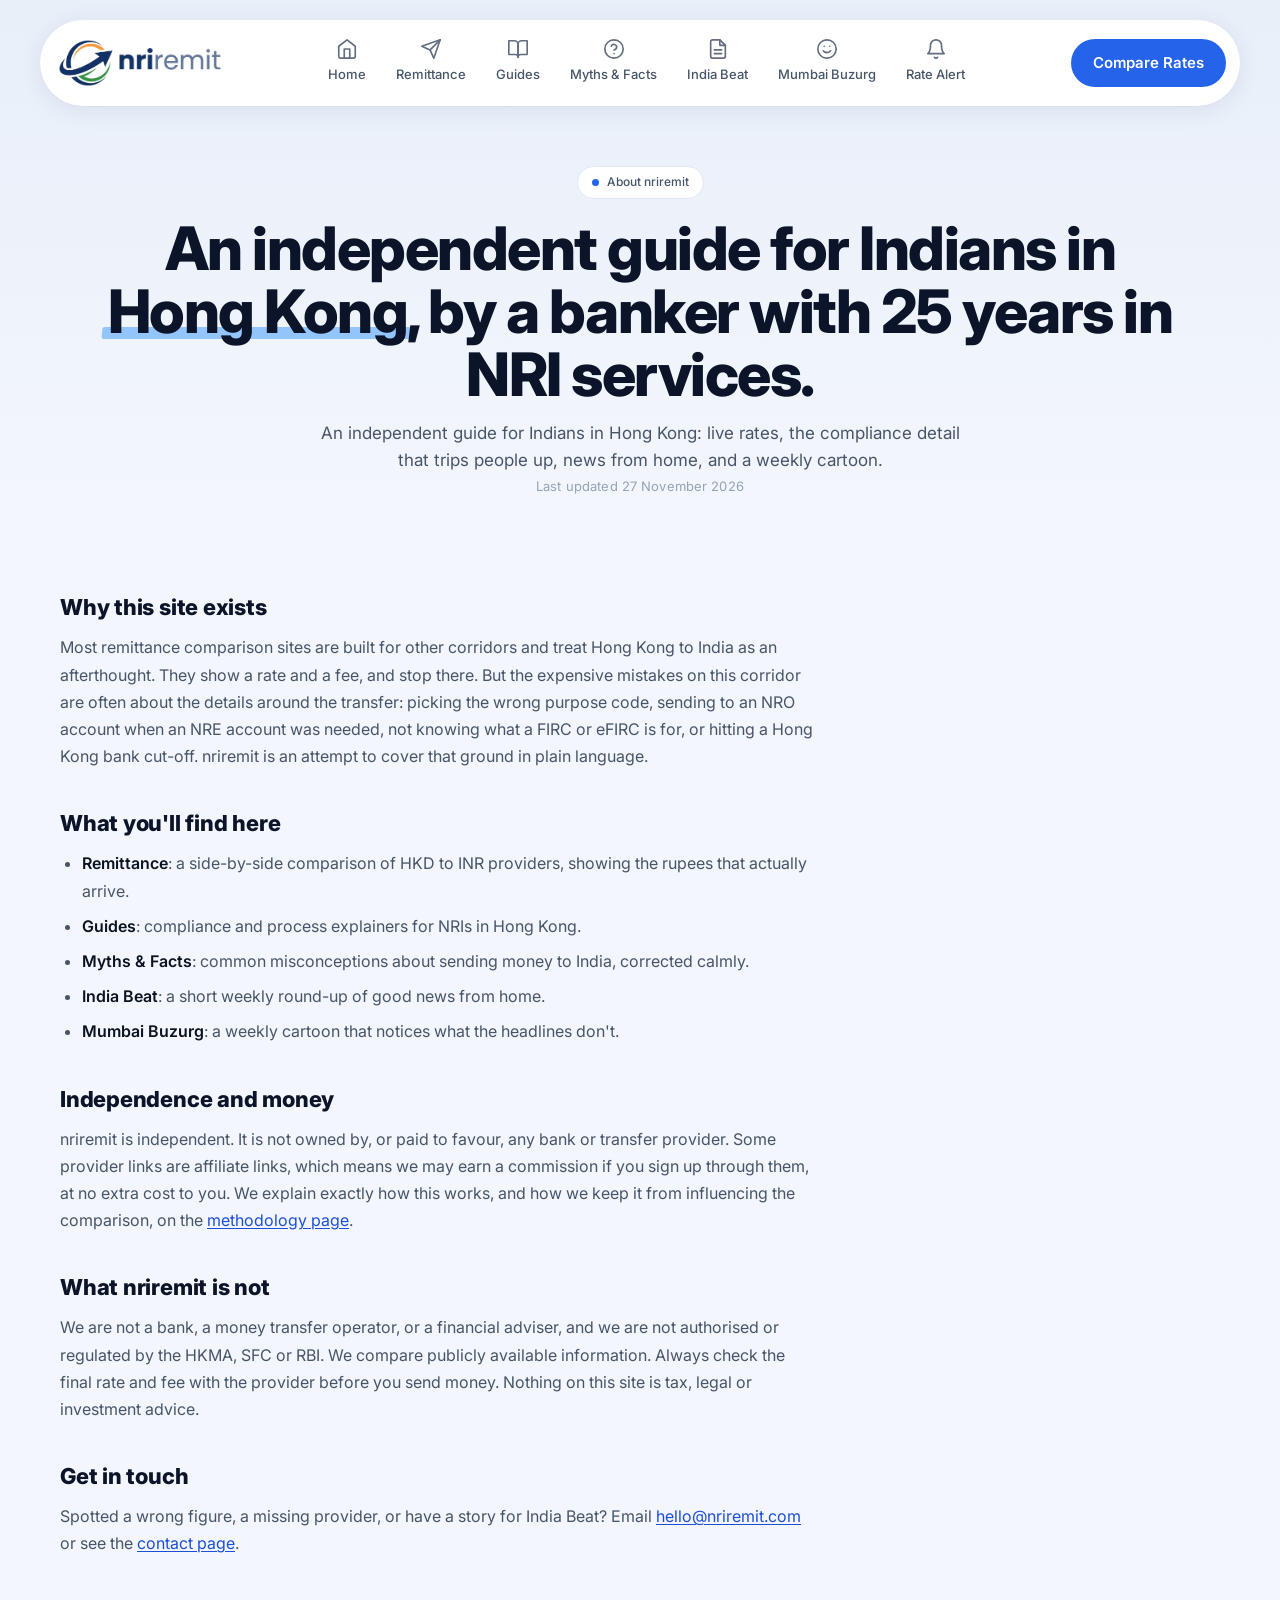
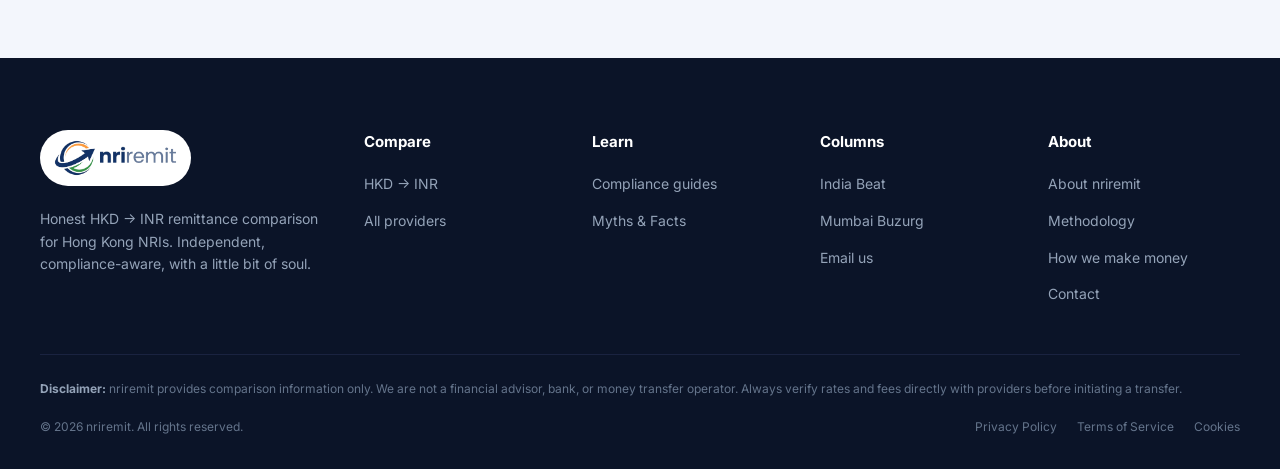
<file: about.html>
<!doctype html>
<html lang="en">
<head>
<meta charset="utf-8">
<meta name="viewport" content="width=device-width, initial-scale=1">
<title>About — nriremit</title>
<meta name="description" content="About nriremit: an independent HKD to INR remittance guide for Indians in Hong Kong.">
<link rel="preconnect" href="https://fonts.googleapis.com">
<link rel="preconnect" href="https://fonts.gstatic.com" crossorigin>
<link href="https://fonts.googleapis.com/css2?family=Inter:wght@400;500;600;700;800;900&family=Caveat:wght@500;700&display=swap" rel="stylesheet">
<link rel="stylesheet" href="assets/site.css">
<link rel="canonical" href="https://nriremit.com/about.html">
  <link rel="icon" href="/favicon.ico" sizes="any">
  <link rel="icon" type="image/png" sizes="32x32" href="/assets/favicon-32.png">
  <link rel="apple-touch-icon" href="/assets/apple-touch-icon.png">
<script src="assets/analytics.js" defer></script>
</head>
<body>

<div class="nav-wrap">
  <nav class="main">
    <a class="logo-link" href="index.html"><img class="logo-img" src="assets/logo.png" alt="nriremit"></a>
    <div class="nav-items">
      <a href="index.html"><svg class="ni" viewBox="0 0 24 24" width="22" height="22" fill="none" stroke="currentColor" stroke-width="1.8" stroke-linecap="round" stroke-linejoin="round" aria-hidden="true"><path d="M3 9l9-7 9 7v11a2 2 0 0 1-2 2H5a2 2 0 0 1-2-2z"/><polyline points="9 22 9 12 15 12 15 22"/></svg><span>Home</span></a>
      <a href="remittance.html"><svg class="ni" viewBox="0 0 24 24" width="22" height="22" fill="none" stroke="currentColor" stroke-width="1.8" stroke-linecap="round" stroke-linejoin="round" aria-hidden="true"><line x1="22" y1="2" x2="11" y2="13"/><polygon points="22 2 15 22 11 13 2 9 22 2"/></svg><span>Remittance</span></a>
      <a href="guides.html"><svg class="ni" viewBox="0 0 24 24" width="22" height="22" fill="none" stroke="currentColor" stroke-width="1.8" stroke-linecap="round" stroke-linejoin="round" aria-hidden="true"><path d="M2 3h6a4 4 0 0 1 4 4v14a3 3 0 0 0-3-3H2z"/><path d="M22 3h-6a4 4 0 0 0-4 4v14a3 3 0 0 1 3-3h7z"/></svg><span>Guides</span></a>
      <a href="myths.html"><svg class="ni" viewBox="0 0 24 24" width="22" height="22" fill="none" stroke="currentColor" stroke-width="1.8" stroke-linecap="round" stroke-linejoin="round" aria-hidden="true"><circle cx="12" cy="12" r="10"/><path d="M9.09 9a3 3 0 0 1 5.83 1c0 2-3 3-3 3"/><line x1="12" y1="17" x2="12.01" y2="17"/></svg><span>Myths &amp; Facts</span></a>
      <a href="india-beat.html"><svg class="ni" viewBox="0 0 24 24" width="22" height="22" fill="none" stroke="currentColor" stroke-width="1.8" stroke-linecap="round" stroke-linejoin="round" aria-hidden="true"><path d="M14 2H6a2 2 0 0 0-2 2v16a2 2 0 0 0 2 2h12a2 2 0 0 0 2-2V8z"/><polyline points="14 2 14 8 20 8"/><line x1="16" y1="13" x2="8" y2="13"/><line x1="16" y1="17" x2="8" y2="17"/></svg><span>India Beat</span></a>
      <a href="mumbai-buzurg.html"><svg class="ni" viewBox="0 0 24 24" width="22" height="22" fill="none" stroke="currentColor" stroke-width="1.8" stroke-linecap="round" stroke-linejoin="round" aria-hidden="true"><circle cx="12" cy="12" r="10"/><path d="M8 14s1.5 2 4 2 4-2 4-2"/><line x1="9" y1="9" x2="9.01" y2="9"/><line x1="15" y1="9" x2="15.01" y2="9"/></svg><span>Mumbai Buzurg</span></a>
    <a href="alerts.html"><svg class="ni" viewBox="0 0 24 24" width="22" height="22" fill="none" stroke="currentColor" stroke-width="1.8" stroke-linecap="round" stroke-linejoin="round" aria-hidden="true"><path d="M18 8a6 6 0 0 0-12 0c0 7-3 9-3 9h18s-3-2-3-9"/><path d="M13.7 21a2 2 0 0 1-3.4 0"/></svg><span>Rate Alert</span></a>
    </div>
    <a href="remittance.html" class="cta-pill">Compare Rates</a>
  </nav>
</div>

<div class="wrap">

<div class="page-head">
  <div class="eyebrow">About nriremit</div>
  <h1>An independent guide for Indians in <span class="accent">Hong Kong</span>, by a banker with 25 years in NRI services.</h1>
  <p class="sub">An independent guide for Indians in Hong Kong: live rates, the compliance detail that trips people up, news from home, and a weekly cartoon.</p>
  <p class="updated">Last updated 27 November 2026</p>
</div>

<div class="legal">
  <h2>Why this site exists</h2>
  <p>Most remittance comparison sites are built for other corridors and treat Hong Kong to India as an afterthought. They show a rate and a fee, and stop there. But the expensive mistakes on this corridor are often about the details around the transfer: picking the wrong purpose code, sending to an NRO account when an NRE account was needed, not knowing what a FIRC or eFIRC is for, or hitting a Hong Kong bank cut-off. nriremit is an attempt to cover that ground in plain language.</p>

  <h2>What you'll find here</h2>
  <ul>
    <li><strong>Remittance</strong>: a side-by-side comparison of HKD to INR providers, showing the rupees that actually arrive.</li>
    <li><strong>Guides</strong>: compliance and process explainers for NRIs in Hong Kong.</li>
    <li><strong>Myths &amp; Facts</strong>: common misconceptions about sending money to India, corrected calmly.</li>
    <li><strong>India Beat</strong>: a short weekly round-up of good news from home.</li>
    <li><strong>Mumbai Buzurg</strong>: a weekly cartoon that notices what the headlines don't.</li>
  </ul>

  <h2>Independence and money</h2>
  <p>nriremit is independent. It is not owned by, or paid to favour, any bank or transfer provider. Some provider links are affiliate links, which means we may earn a commission if you sign up through them, at no extra cost to you. We explain exactly how this works, and how we keep it from influencing the comparison, on the <a href="methodology.html#money">methodology page</a>.</p>

  <h2>What nriremit is not</h2>
  <p>We are not a bank, a money transfer operator, or a financial adviser, and we are not authorised or regulated by the HKMA, SFC or RBI. We compare publicly available information. Always check the final rate and fee with the provider before you send money. Nothing on this site is tax, legal or investment advice.</p>

  <h2>Get in touch</h2>
  <p>Spotted a wrong figure, a missing provider, or have a story for India Beat? Email <a href="mailto:hello@nriremit.com">hello@nriremit.com</a> or see the <a href="contact.html">contact page</a>.</p>
</div>

</div>

<footer class="site">
  <div class="inner">
    <div class="brand">
      <div class="footer-logo"><img src="assets/logo.png" alt="nriremit"></div>
      <p>Honest HKD → INR remittance comparison for Hong Kong NRIs. Independent, compliance-aware, with a little bit of soul.</p>
    </div>
    <div><h5>Compare</h5><ul><li><a href="remittance.html">HKD → INR</a></li><li><a href="remittance.html">All providers</a></li></ul></div>
    <div><h5>Learn</h5><ul><li><a href="guides.html">Compliance guides</a></li><li><a href="myths.html">Myths &amp; Facts</a></li></ul></div>
    <div><h5>Columns</h5><ul><li><a href="india-beat.html">India Beat</a></li><li><a href="mumbai-buzurg.html">Mumbai Buzurg</a></li><li><a href="mailto:hello@nriremit.com">Email us</a></li></ul></div>
    <div><h5>About</h5><ul><li><a href="about.html">About nriremit</a></li><li><a href="methodology.html">Methodology</a></li><li><a href="methodology.html#money">How we make money</a></li><li><a href="contact.html">Contact</a></li></ul></div>
  </div>
  <div class="disclaim"><strong>Disclaimer:</strong> nriremit provides comparison information only. We are not a financial advisor, bank, or money transfer operator. Always verify rates and fees directly with providers before initiating a transfer.</div>
  <div class="copyright"><span>© 2026 nriremit. All rights reserved.</span><div class="links"><a href="privacy.html">Privacy Policy</a><a href="terms.html">Terms of Service</a><a href="privacy.html#cookies">Cookies</a></div></div>
</footer>

<script src="assets/midrate.js"></script>
</body>
</html>
</file>
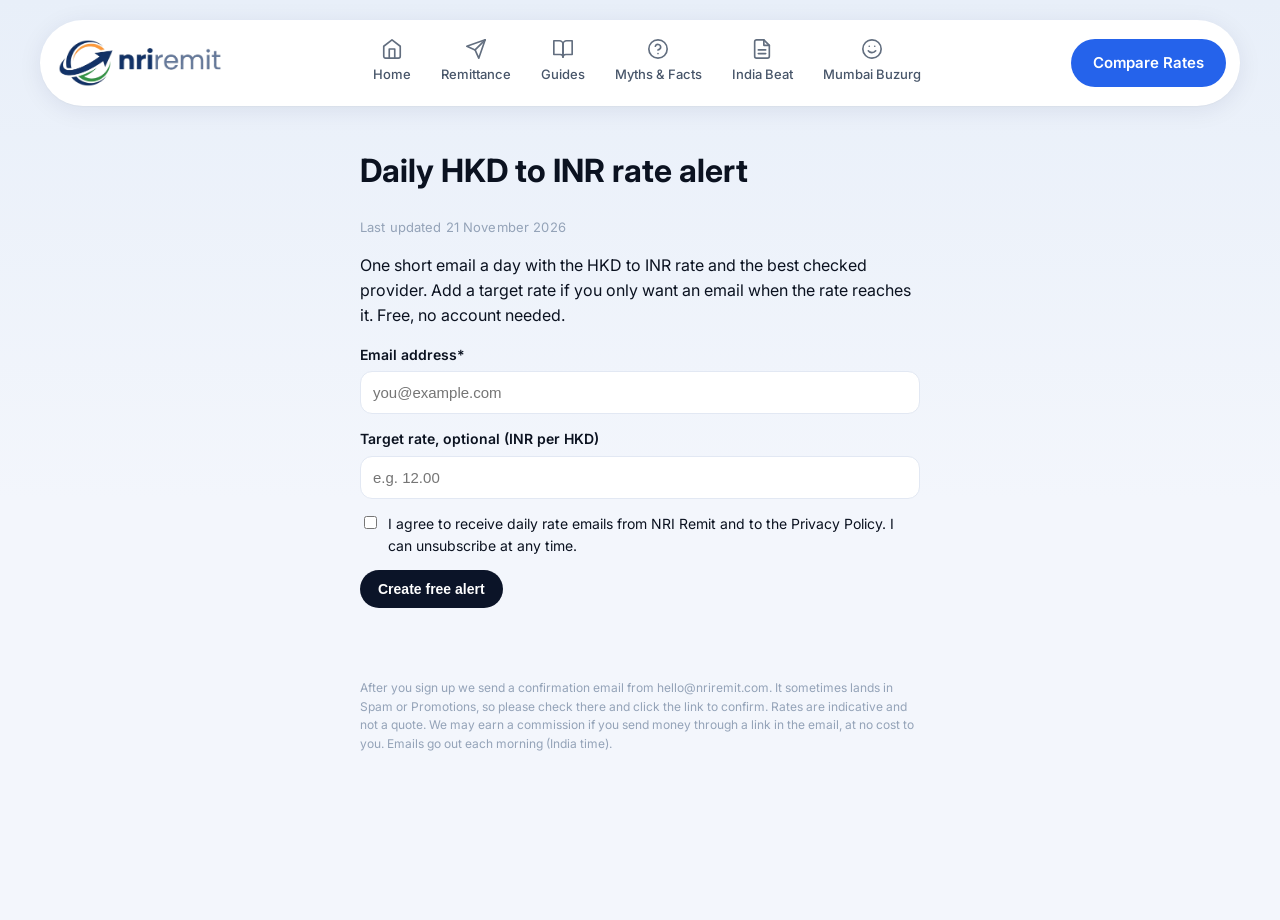
<file: alerts.html>
<!doctype html>
<html lang="en">
<head>
<meta name='impact-site-verification' value='52deca5e-8316-482c-a110-9d76ed55c53f'>
<meta charset="utf-8">
<meta name="viewport" content="width=device-width, initial-scale=1">
<title>Daily HKD to INR rate alert | NRI Remit</title>
<meta name="description" content="Get a free daily HKD to INR rate email, or only when the rate reaches your target.">
<link rel="preconnect" href="https://fonts.googleapis.com">
<link rel="preconnect" href="https://fonts.gstatic.com" crossorigin>
<link href="https://fonts.googleapis.com/css2?family=Inter:wght@400;500;600;700;800;900&family=Caveat:wght@500;700&display=swap" rel="stylesheet">
<link rel="stylesheet" href="assets/site.css">
<link rel="canonical" href="https://nriremit.com/alerts.html">
  <link rel="icon" href="/favicon.ico" sizes="any">
  <link rel="icon" type="image/png" sizes="32x32" href="/assets/favicon-32.png">
  <link rel="apple-touch-icon" href="/assets/apple-touch-icon.png">
<script src="assets/analytics.js" defer></script>
</head>
<body>

<div class="nav-wrap">
  <nav class="main">
    <a class="logo-link" href="index.html"><img class="logo-img" src="assets/logo.png" alt="nriremit"></a>
    <div class="nav-items">
      <a href="index.html" ><svg class="ni" viewBox="0 0 24 24" width="22" height="22" fill="none" stroke="currentColor" stroke-width="1.8" stroke-linecap="round" stroke-linejoin="round" aria-hidden="true"><path d="M3 9l9-7 9 7v11a2 2 0 0 1-2 2H5a2 2 0 0 1-2-2z"/><polyline points="9 22 9 12 15 12 15 22"/></svg><span>Home</span></a>
      <a href="remittance.html"><svg class="ni" viewBox="0 0 24 24" width="22" height="22" fill="none" stroke="currentColor" stroke-width="1.8" stroke-linecap="round" stroke-linejoin="round" aria-hidden="true"><line x1="22" y1="2" x2="11" y2="13"/><polygon points="22 2 15 22 11 13 2 9 22 2"/></svg><span>Remittance</span></a>
      <a href="guides.html"><svg class="ni" viewBox="0 0 24 24" width="22" height="22" fill="none" stroke="currentColor" stroke-width="1.8" stroke-linecap="round" stroke-linejoin="round" aria-hidden="true"><path d="M2 3h6a4 4 0 0 1 4 4v14a3 3 0 0 0-3-3H2z"/><path d="M22 3h-6a4 4 0 0 0-4 4v14a3 3 0 0 1 3-3h7z"/></svg><span>Guides</span></a>
      <a href="myths.html"><svg class="ni" viewBox="0 0 24 24" width="22" height="22" fill="none" stroke="currentColor" stroke-width="1.8" stroke-linecap="round" stroke-linejoin="round" aria-hidden="true"><circle cx="12" cy="12" r="10"/><path d="M9.09 9a3 3 0 0 1 5.83 1c0 2-3 3-3 3"/><line x1="12" y1="17" x2="12.01" y2="17"/></svg><span>Myths &amp; Facts</span></a>
      <a href="india-beat.html"><svg class="ni" viewBox="0 0 24 24" width="22" height="22" fill="none" stroke="currentColor" stroke-width="1.8" stroke-linecap="round" stroke-linejoin="round" aria-hidden="true"><path d="M14 2H6a2 2 0 0 0-2 2v16a2 2 0 0 0 2 2h12a2 2 0 0 0 2-2V8z"/><polyline points="14 2 14 8 20 8"/><line x1="16" y1="13" x2="8" y2="13"/><line x1="16" y1="17" x2="8" y2="17"/></svg><span>India Beat</span></a>
      <a href="mumbai-buzurg.html"><svg class="ni" viewBox="0 0 24 24" width="22" height="22" fill="none" stroke="currentColor" stroke-width="1.8" stroke-linecap="round" stroke-linejoin="round" aria-hidden="true"><circle cx="12" cy="12" r="10"/><path d="M8 14s1.5 2 4 2 4-2 4-2"/><line x1="9" y1="9" x2="9.01" y2="9"/><line x1="15" y1="9" x2="15.01" y2="9"/></svg><span>Mumbai Buzurg</span></a>
    </div>
    <a href="remittance.html" class="cta-pill">Compare Rates</a>
  </nav>
</div>

<div class="wrap">
<main class="alert-page">
  <h1>Daily HKD to INR rate alert</h1>
  <p class="updated">Last updated 21 November 2026</p>
  <p>One short email a day with the HKD to INR rate and the best checked provider. Add a target rate if you only want an email when the rate reaches it. Free, no account needed.</p>
  <form id="alertForm" class="alert-form" method="POST" novalidate>
    <label>Email address*<input type="email" name="EMAIL" required placeholder="you@example.com" autocomplete="email"></label>
    <label>Target rate, optional (INR per HKD)<input type="number" name="TARGET_RATE" step="0.01" min="5" max="20" placeholder="e.g. 12.00"></label>
    <label class="consent"><input type="checkbox" name="consent" required> <span>I agree to receive daily rate emails from NRI Remit and to the <a href="privacy.html">Privacy Policy</a>. I can unsubscribe at any time.</span></label>
    <input type="text" name="email_address_check" value="" class="hp" tabindex="-1" autocomplete="off" aria-hidden="true">
    <input type="hidden" name="locale" value="en">
    <button type="submit" class="go-btn">Create free alert</button>
    <p id="alertMsg" class="alert-msg" role="status"></p>
  </form>
  <p class="alert-fine">After you sign up we send a confirmation email from hello@nriremit.com. It sometimes lands in Spam or Promotions, so please check there and click the link to confirm. Rates are indicative and not a quote. We may earn a commission if you send money through a link in the email, at no cost to you. Emails go out each morning (India time).</p>
</main>
</div>
<script>
// Paste the Brevo form action URL here (Forms > your form > Share > Direct link / embed code "action").
const BREVO_FORM_URL = "https://c5bd23a6.sibforms.com/serve/[base64]";
const f = document.getElementById("alertForm"), msg = document.getElementById("alertMsg");
if (!BREVO_FORM_URL) { f.querySelector("button").disabled = true; msg.textContent = "Alerts open soon."; }
f.addEventListener("submit", async e => {
  e.preventDefault();
  if (f.email_address_check.value) return;
  if (!f.EMAIL.checkValidity() || !f.consent.checked) { msg.textContent = "Please enter a valid email and tick the consent box."; return; }
  msg.textContent = "Sending…";
  try {
    await fetch(BREVO_FORM_URL, { method: "POST", mode: "no-cors", body: new FormData(f) });
    msg.textContent = "Almost done: check your inbox and confirm your email to start the alerts. If it is not there in a few minutes, check your Spam or Promotions folder.";
    f.reset();
  } catch (err) { msg.textContent = "Something went wrong. Please try again."; }
});
</script>
</body>
</html>
</file>
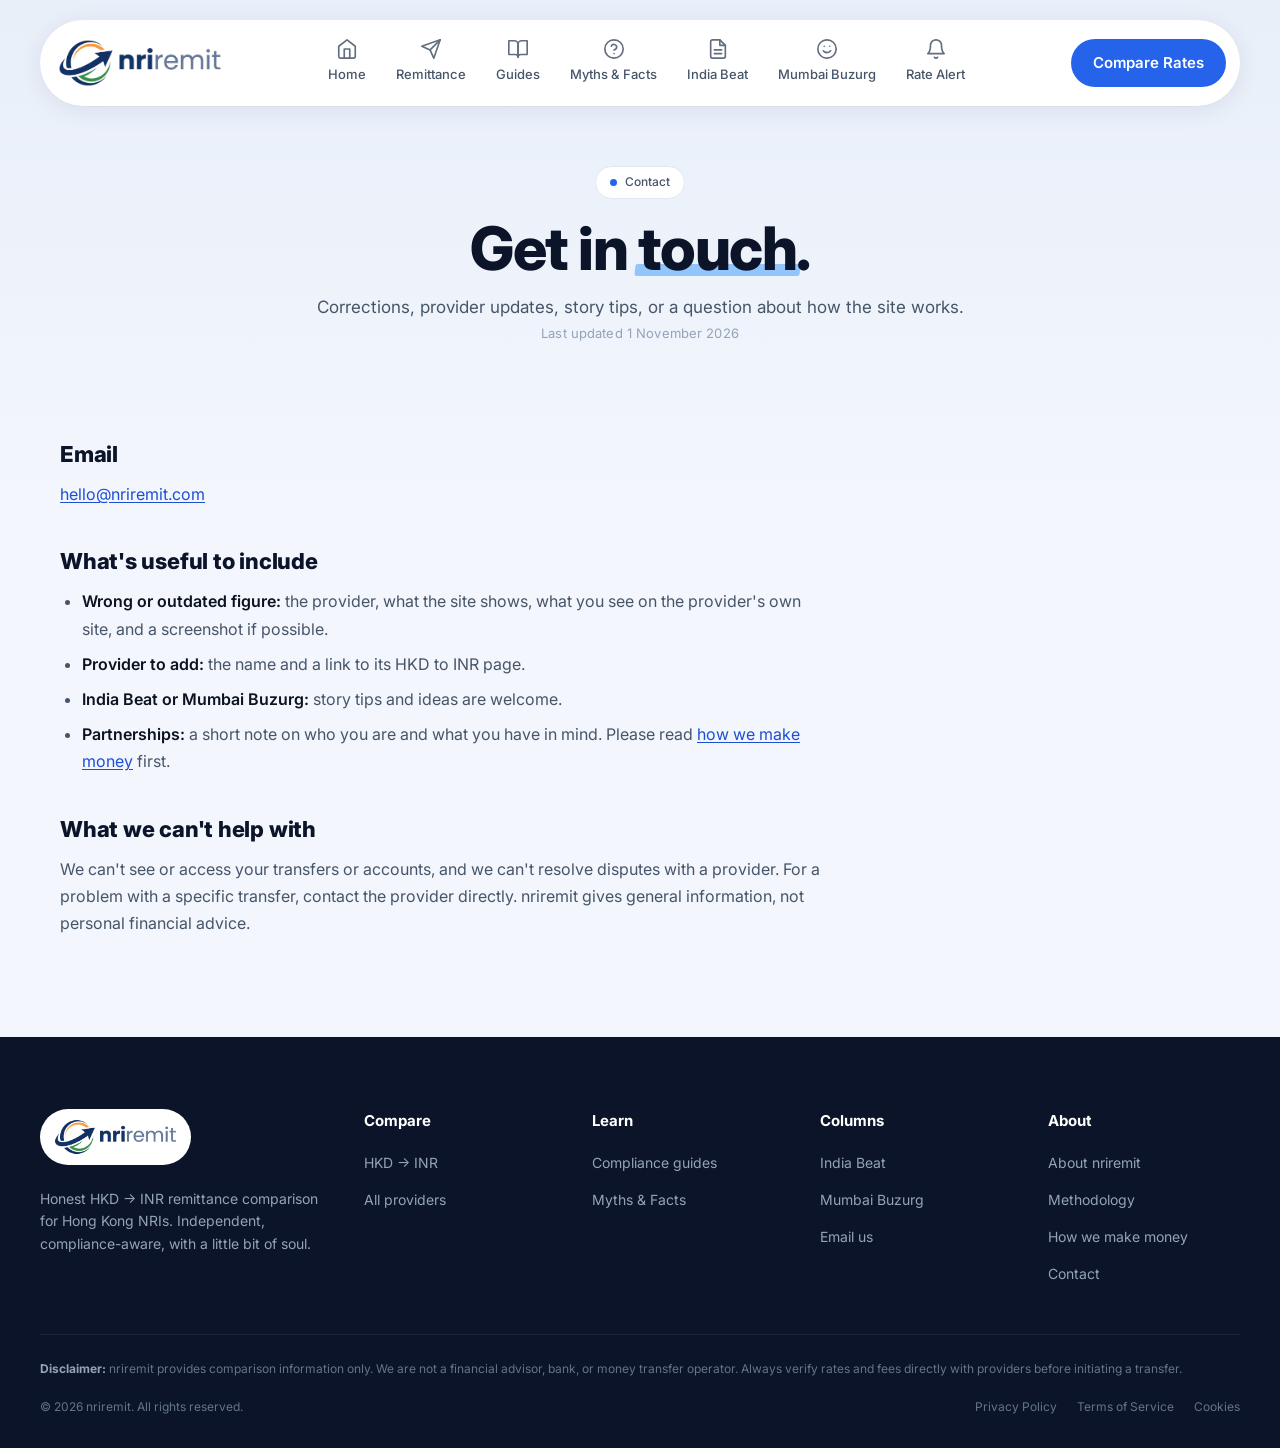
<file: contact.html>
<!doctype html>
<html lang="en">
<head>
<meta charset="utf-8">
<meta name="viewport" content="width=device-width, initial-scale=1">
<title>Contact — nriremit</title>
<meta name="description" content="Contact nriremit with corrections, provider updates or story tips.">
<link rel="preconnect" href="https://fonts.googleapis.com">
<link rel="preconnect" href="https://fonts.gstatic.com" crossorigin>
<link href="https://fonts.googleapis.com/css2?family=Inter:wght@400;500;600;700;800;900&family=Caveat:wght@500;700&display=swap" rel="stylesheet">
<link rel="stylesheet" href="assets/site.css">
<link rel="canonical" href="https://nriremit.com/contact.html">
  <link rel="icon" href="/favicon.ico" sizes="any">
  <link rel="icon" type="image/png" sizes="32x32" href="/assets/favicon-32.png">
  <link rel="apple-touch-icon" href="/assets/apple-touch-icon.png">
<script src="assets/analytics.js" defer></script>
</head>
<body>

<div class="nav-wrap">
  <nav class="main">
    <a class="logo-link" href="index.html"><img class="logo-img" src="assets/logo.png" alt="nriremit"></a>
    <div class="nav-items">
      <a href="index.html"><svg class="ni" viewBox="0 0 24 24" width="22" height="22" fill="none" stroke="currentColor" stroke-width="1.8" stroke-linecap="round" stroke-linejoin="round" aria-hidden="true"><path d="M3 9l9-7 9 7v11a2 2 0 0 1-2 2H5a2 2 0 0 1-2-2z"/><polyline points="9 22 9 12 15 12 15 22"/></svg><span>Home</span></a>
      <a href="remittance.html"><svg class="ni" viewBox="0 0 24 24" width="22" height="22" fill="none" stroke="currentColor" stroke-width="1.8" stroke-linecap="round" stroke-linejoin="round" aria-hidden="true"><line x1="22" y1="2" x2="11" y2="13"/><polygon points="22 2 15 22 11 13 2 9 22 2"/></svg><span>Remittance</span></a>
      <a href="guides.html"><svg class="ni" viewBox="0 0 24 24" width="22" height="22" fill="none" stroke="currentColor" stroke-width="1.8" stroke-linecap="round" stroke-linejoin="round" aria-hidden="true"><path d="M2 3h6a4 4 0 0 1 4 4v14a3 3 0 0 0-3-3H2z"/><path d="M22 3h-6a4 4 0 0 0-4 4v14a3 3 0 0 1 3-3h7z"/></svg><span>Guides</span></a>
      <a href="myths.html"><svg class="ni" viewBox="0 0 24 24" width="22" height="22" fill="none" stroke="currentColor" stroke-width="1.8" stroke-linecap="round" stroke-linejoin="round" aria-hidden="true"><circle cx="12" cy="12" r="10"/><path d="M9.09 9a3 3 0 0 1 5.83 1c0 2-3 3-3 3"/><line x1="12" y1="17" x2="12.01" y2="17"/></svg><span>Myths &amp; Facts</span></a>
      <a href="india-beat.html"><svg class="ni" viewBox="0 0 24 24" width="22" height="22" fill="none" stroke="currentColor" stroke-width="1.8" stroke-linecap="round" stroke-linejoin="round" aria-hidden="true"><path d="M14 2H6a2 2 0 0 0-2 2v16a2 2 0 0 0 2 2h12a2 2 0 0 0 2-2V8z"/><polyline points="14 2 14 8 20 8"/><line x1="16" y1="13" x2="8" y2="13"/><line x1="16" y1="17" x2="8" y2="17"/></svg><span>India Beat</span></a>
      <a href="mumbai-buzurg.html"><svg class="ni" viewBox="0 0 24 24" width="22" height="22" fill="none" stroke="currentColor" stroke-width="1.8" stroke-linecap="round" stroke-linejoin="round" aria-hidden="true"><circle cx="12" cy="12" r="10"/><path d="M8 14s1.5 2 4 2 4-2 4-2"/><line x1="9" y1="9" x2="9.01" y2="9"/><line x1="15" y1="9" x2="15.01" y2="9"/></svg><span>Mumbai Buzurg</span></a>
    <a href="alerts.html"><svg class="ni" viewBox="0 0 24 24" width="22" height="22" fill="none" stroke="currentColor" stroke-width="1.8" stroke-linecap="round" stroke-linejoin="round" aria-hidden="true"><path d="M18 8a6 6 0 0 0-12 0c0 7-3 9-3 9h18s-3-2-3-9"/><path d="M13.7 21a2 2 0 0 1-3.4 0"/></svg><span>Rate Alert</span></a>
    </div>
    <a href="remittance.html" class="cta-pill">Compare Rates</a>
  </nav>
</div>

<div class="wrap">

<div class="page-head">
  <div class="eyebrow">Contact</div>
  <h1>Get in <span class="accent">touch</span>.</h1>
  <p class="sub">Corrections, provider updates, story tips, or a question about how the site works.</p>
  <p class="updated">Last updated 1 November 2026</p>
</div>

<div class="legal">
  <h2>Email</h2>
  <p><a href="mailto:hello@nriremit.com">hello@nriremit.com</a></p>

  <h2>What's useful to include</h2>
  <ul>
    <li><strong>Wrong or outdated figure:</strong> the provider, what the site shows, what you see on the provider's own site, and a screenshot if possible.</li>
    <li><strong>Provider to add:</strong> the name and a link to its HKD to INR page.</li>
    <li><strong>India Beat or Mumbai Buzurg:</strong> story tips and ideas are welcome.</li>
    <li><strong>Partnerships:</strong> a short note on who you are and what you have in mind. Please read <a href="methodology.html#money">how we make money</a> first.</li>
  </ul>

  <h2>What we can't help with</h2>
  <p>We can't see or access your transfers or accounts, and we can't resolve disputes with a provider. For a problem with a specific transfer, contact the provider directly. nriremit gives general information, not personal financial advice.</p>
</div>

</div>

<footer class="site">
  <div class="inner">
    <div class="brand">
      <div class="footer-logo"><img src="assets/logo.png" alt="nriremit"></div>
      <p>Honest HKD → INR remittance comparison for Hong Kong NRIs. Independent, compliance-aware, with a little bit of soul.</p>
    </div>
    <div><h5>Compare</h5><ul><li><a href="remittance.html">HKD → INR</a></li><li><a href="remittance.html">All providers</a></li></ul></div>
    <div><h5>Learn</h5><ul><li><a href="guides.html">Compliance guides</a></li><li><a href="myths.html">Myths &amp; Facts</a></li></ul></div>
    <div><h5>Columns</h5><ul><li><a href="india-beat.html">India Beat</a></li><li><a href="mumbai-buzurg.html">Mumbai Buzurg</a></li><li><a href="mailto:hello@nriremit.com">Email us</a></li></ul></div>
    <div><h5>About</h5><ul><li><a href="about.html">About nriremit</a></li><li><a href="methodology.html">Methodology</a></li><li><a href="methodology.html#money">How we make money</a></li><li><a href="contact.html">Contact</a></li></ul></div>
  </div>
  <div class="disclaim"><strong>Disclaimer:</strong> nriremit provides comparison information only. We are not a financial advisor, bank, or money transfer operator. Always verify rates and fees directly with providers before initiating a transfer.</div>
  <div class="copyright"><span>© 2026 nriremit. All rights reserved.</span><div class="links"><a href="privacy.html">Privacy Policy</a><a href="terms.html">Terms of Service</a><a href="privacy.html#cookies">Cookies</a></div></div>
</footer>

<script src="assets/midrate.js"></script>
</body>
</html>
</file>
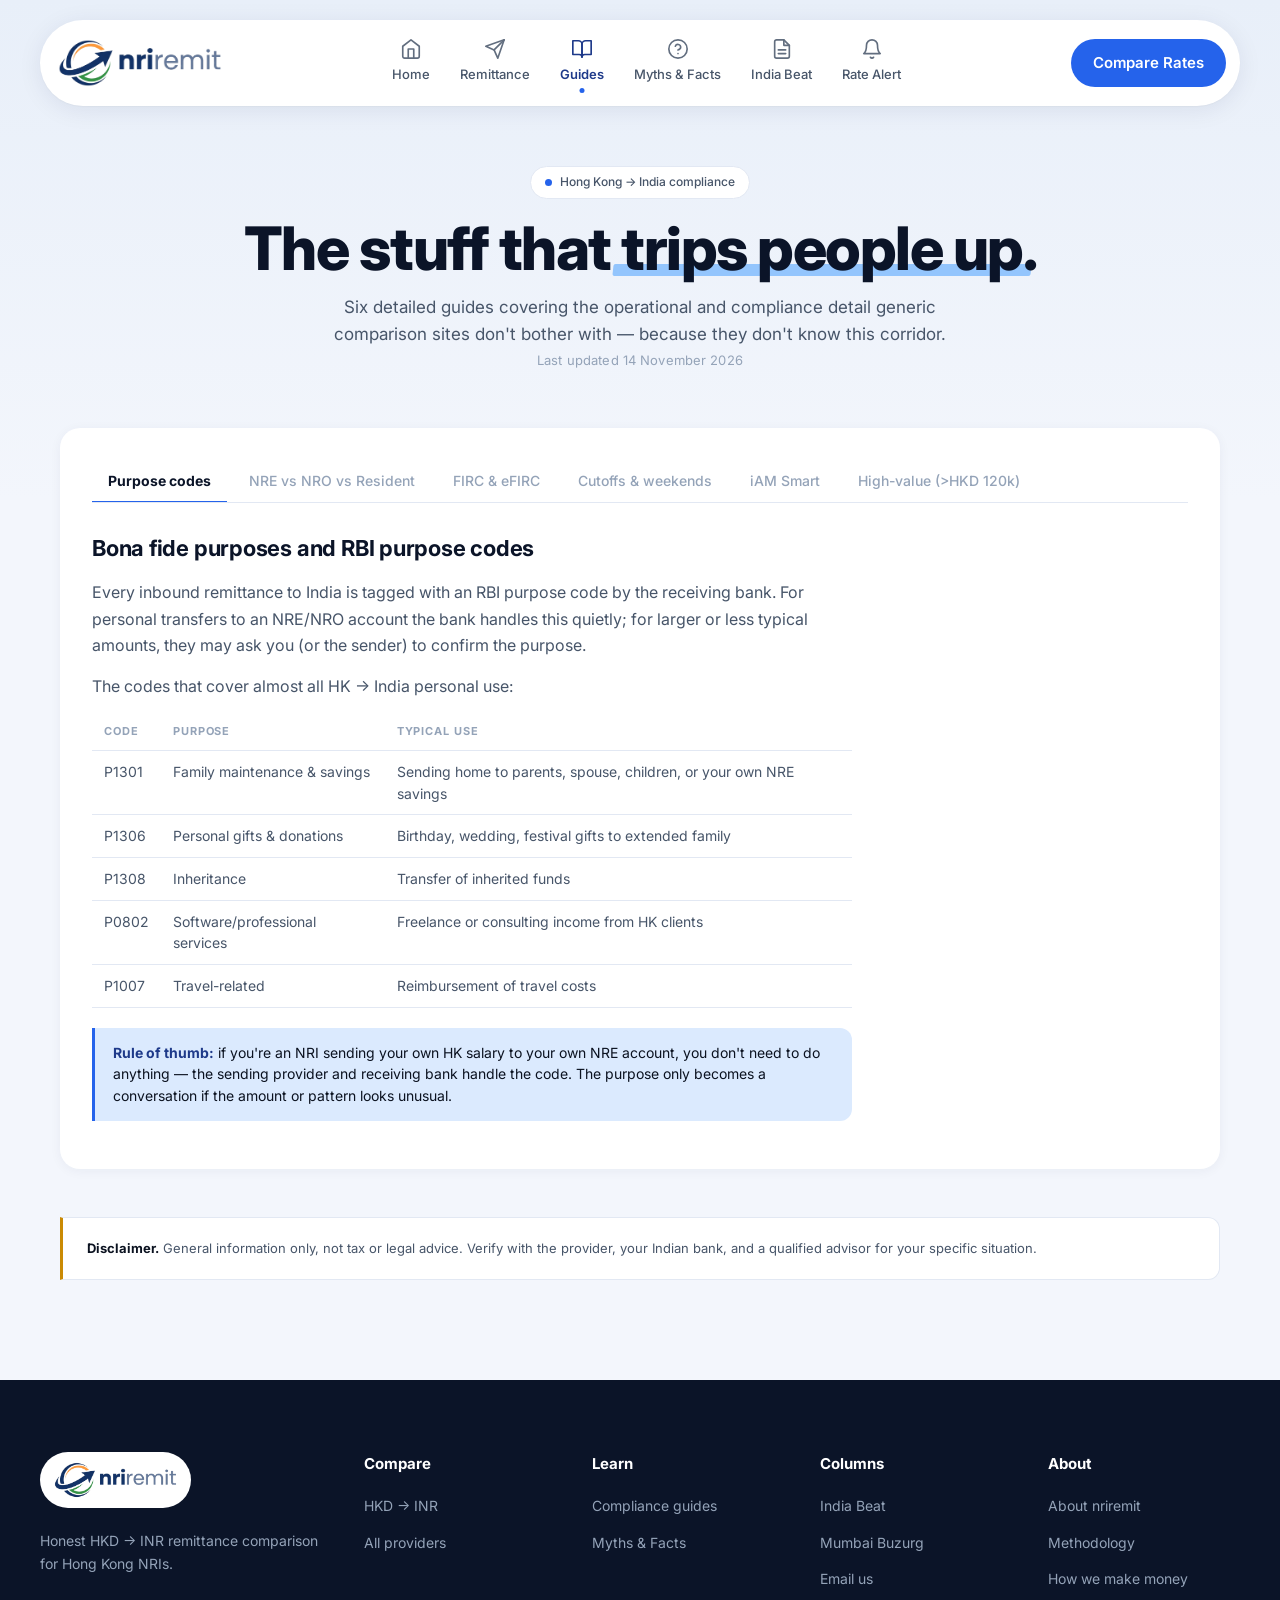
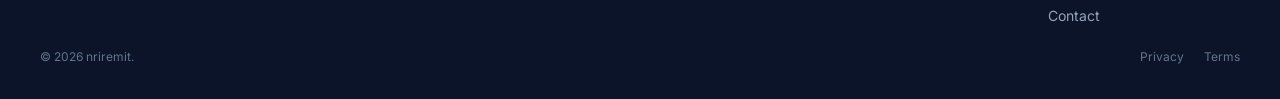
<file: guides.html>
<!doctype html>
<html lang="en">
<head>
<meta charset="utf-8">
<meta name="viewport" content="width=device-width, initial-scale=1">
<title>Guides — HK to India compliance | nriremit</title>
<meta name="description" content="RBI purpose codes, NRE vs NRO accounts, FIRC and eFIRC, cutoffs and weekends, iAM Smart onboarding, high-value transfers. The compliance guides generic sites skip.">
<link rel="preconnect" href="https://fonts.googleapis.com">
<link rel="preconnect" href="https://fonts.gstatic.com" crossorigin>
<link href="https://fonts.googleapis.com/css2?family=Inter:wght@400;500;600;700;800;900&family=Caveat:wght@500;700&display=swap" rel="stylesheet">
<link rel="stylesheet" href="assets/site.css">
<link rel="canonical" href="https://nriremit.com/guides.html">
  <link rel="icon" href="/favicon.ico" sizes="any">
  <link rel="icon" type="image/png" sizes="32x32" href="/assets/favicon-32.png">
  <link rel="apple-touch-icon" href="/assets/apple-touch-icon.png">
<script src="assets/analytics.js" defer></script>
</head>
<body>

<div class="nav-wrap">
  <nav class="main">
    <a class="logo-link" href="index.html"><img class="logo-img" src="assets/logo.png" alt="nriremit"></a>
    <div class="nav-items">
      <a href="index.html"><svg class="ni" viewBox="0 0 24 24" width="22" height="22" fill="none" stroke="currentColor" stroke-width="1.8" stroke-linecap="round" stroke-linejoin="round" aria-hidden="true"><path d="M3 9l9-7 9 7v11a2 2 0 0 1-2 2H5a2 2 0 0 1-2-2z"/><polyline points="9 22 9 12 15 12 15 22"/></svg><span>Home</span></a>
      <a href="remittance.html"><svg class="ni" viewBox="0 0 24 24" width="22" height="22" fill="none" stroke="currentColor" stroke-width="1.8" stroke-linecap="round" stroke-linejoin="round" aria-hidden="true"><line x1="22" y1="2" x2="11" y2="13"/><polygon points="22 2 15 22 11 13 2 9 22 2"/></svg><span>Remittance</span></a>
      <a href="guides.html" class="active"><svg class="ni" viewBox="0 0 24 24" width="22" height="22" fill="none" stroke="currentColor" stroke-width="1.8" stroke-linecap="round" stroke-linejoin="round" aria-hidden="true"><path d="M2 3h6a4 4 0 0 1 4 4v14a3 3 0 0 0-3-3H2z"/><path d="M22 3h-6a4 4 0 0 0-4 4v14a3 3 0 0 1 3-3h7z"/></svg><span>Guides</span></a>
      <a href="myths.html"><svg class="ni" viewBox="0 0 24 24" width="22" height="22" fill="none" stroke="currentColor" stroke-width="1.8" stroke-linecap="round" stroke-linejoin="round" aria-hidden="true"><circle cx="12" cy="12" r="10"/><path d="M9.09 9a3 3 0 0 1 5.83 1c0 2-3 3-3 3"/><line x1="12" y1="17" x2="12.01" y2="17"/></svg><span>Myths &amp; Facts</span></a>
      <a href="india-beat.html"><svg class="ni" viewBox="0 0 24 24" width="22" height="22" fill="none" stroke="currentColor" stroke-width="1.8" stroke-linecap="round" stroke-linejoin="round" aria-hidden="true"><path d="M14 2H6a2 2 0 0 0-2 2v16a2 2 0 0 0 2 2h12a2 2 0 0 0 2-2V8z"/><polyline points="14 2 14 8 20 8"/><line x1="16" y1="13" x2="8" y2="13"/><line x1="16" y1="17" x2="8" y2="17"/></svg><span>India Beat</span></a>
    <a href="alerts.html"><svg class="ni" viewBox="0 0 24 24" width="22" height="22" fill="none" stroke="currentColor" stroke-width="1.8" stroke-linecap="round" stroke-linejoin="round" aria-hidden="true"><path d="M18 8a6 6 0 0 0-12 0c0 7-3 9-3 9h18s-3-2-3-9"/><path d="M13.7 21a2 2 0 0 1-3.4 0"/></svg><span>Rate Alert</span></a>
    </div>
    <a href="remittance.html" class="cta-pill">Compare Rates</a>
  </nav>
</div>

<div class="wrap">

<div class="page-head">
  <div class="eyebrow">Hong Kong → India compliance</div>
  <h1>The stuff that <span class="accent">trips people up</span>.</h1>
  <p class="sub">Six detailed guides covering the operational and compliance detail generic comparison sites don't bother with — because they don't know this corridor.</p>
  <p class="updated">Last updated 14 November 2026</p>
</div>

<div class="guides-card">
  <div class="tabs-nav" role="tablist">
    <button role="tab" aria-selected="true" data-tab="purpose">Purpose codes</button>
    <button role="tab" aria-selected="false" data-tab="nre">NRE vs NRO vs Resident</button>
    <button role="tab" aria-selected="false" data-tab="firc">FIRC &amp; eFIRC</button>
    <button role="tab" aria-selected="false" data-tab="timing">Cutoffs &amp; weekends</button>
    <button role="tab" aria-selected="false" data-tab="iam">iAM Smart</button>
    <button role="tab" aria-selected="false" data-tab="hv">High-value (&gt;HKD 120k)</button>
  </div>

  <div class="tabpanel" data-tab="purpose" data-active>
    <h3>Bona fide purposes and RBI purpose codes</h3>
    <p>Every inbound remittance to India is tagged with an RBI purpose code by the receiving bank. For personal transfers to an NRE/NRO account the bank handles this quietly; for larger or less typical amounts, they may ask you (or the sender) to confirm the purpose.</p>
    <p>The codes that cover almost all HK → India personal use:</p>
    <table>
      <tr><th>Code</th><th>Purpose</th><th>Typical use</th></tr>
      <tr><td>P1301</td><td>Family maintenance &amp; savings</td><td>Sending home to parents, spouse, children, or your own NRE savings</td></tr>
      <tr><td>P1306</td><td>Personal gifts &amp; donations</td><td>Birthday, wedding, festival gifts to extended family</td></tr>
      <tr><td>P1308</td><td>Inheritance</td><td>Transfer of inherited funds</td></tr>
      <tr><td>P0802</td><td>Software/professional services</td><td>Freelance or consulting income from HK clients</td></tr>
      <tr><td>P1007</td><td>Travel-related</td><td>Reimbursement of travel costs</td></tr>
    </table>
    <div class="callout"><strong>Rule of thumb:</strong> if you're an NRI sending your own HK salary to your own NRE account, you don't need to do anything — the sending provider and receiving bank handle the code. The purpose only becomes a conversation if the amount or pattern looks unusual.</div>
  </div>

  <div class="tabpanel" data-tab="nre">
    <h3>NRE vs NRO vs Resident Savings — which account should the money land in?</h3>
    <p>This is the single most important decision for an NRI, and most providers let you choose at the moment you add the beneficiary. Pick the wrong one and you create tax problems.</p>
    <table>
      <tr><th>Account</th><th>Who uses it</th><th>Repatriable?</th><th>Tax on interest</th></tr>
      <tr><td><strong>NRE</strong> (Non-Resident External)</td><td>NRIs saving foreign-earned income</td><td>Yes, fully</td><td>Tax-free in India</td></tr>
      <tr><td><strong>NRO</strong> (Non-Resident Ordinary)</td><td>NRIs with India-sourced income (rent, dividends)</td><td>Up to USD 1M/year</td><td>Taxable (TDS applies)</td></tr>
      <tr><td><strong>Resident Savings</strong></td><td>Resident Indians</td><td>Subject to LRS rules</td><td>Taxable</td></tr>
    </table>
    <p><strong>The trap:</strong> if you've moved to Hong Kong but never converted your old resident savings account to NRO, you're technically in FEMA violation every time money lands there. Convert first, remit second.</p>
    <p><strong>The other trap:</strong> some low-cost providers only route to resident savings accounts. For an NRI that's wrong on day one — the money arrives but it's parked in the wrong vehicle for tax and repatriation.</p>
  </div>

  <div class="tabpanel" data-tab="firc">
    <h3>FIRC and eFIRC — when you actually need the paperwork</h3>
    <p>A <strong>Foreign Inward Remittance Certificate</strong> (now mostly issued electronically as <strong>eFIRC</strong>) is the receiving bank's proof that money came from outside India.</p>
    <p>You'll want eFIRC for:</p>
    <ul>
      <li><strong>Home loan down payment proof</strong> — Indian lenders will ask for FIRC to confirm the source.</li>
      <li><strong>Tax filing</strong> — if you're declaring foreign-source income or claiming DTAA benefits.</li>
      <li><strong>Property purchase</strong> — the registrar may ask for proof of foreign remittance.</li>
      <li><strong>Freelancer/exporter GST compliance</strong> — eFIRC is a key document for export of services.</li>
      <li><strong>Future repatriation from NRE/NRO</strong> — proves the funds were originally remitted from abroad.</li>
    </ul>
    <p>Bank-to-bank wires always issue eFIRC. Wise and Instarem will issue on request, usually within 2–5 business days. Some aggregators route through partner banks — the eFIRC comes from the partner and takes longer.</p>
  </div>

  <div class="tabpanel" data-tab="timing">
    <h3>Cutoff times, weekends, and holiday lag</h3>
    <p>"Instant" is a half-truth on this corridor. The HKD leg, the FX conversion, and the INR leg each have their own cutoffs — and the slowest one determines when your money actually arrives.</p>
    <h4>Hong Kong side (funding)</h4>
    <ul>
      <li><strong>FPS (Faster Payment System):</strong> 24/7, HKD reaches the provider in seconds.</li>
      <li><strong>Local HKD / CHATS:</strong> business hours only; after 5pm HKT or weekends, waits for next business day.</li>
      <li><strong>Debit/credit card:</strong> instant but adds 0.5–2% in card processing cost.</li>
    </ul>
    <h4>FX conversion</h4>
    <ul>
      <li>Interbank FX markets close Friday 5pm New York (Saturday 5am HKT) and reopen Sunday 5pm New York.</li>
      <li>Providers that queue FX over the weekend will convert at Monday morning rates — if HKD weakens, you lose.</li>
    </ul>
    <h4>India side (delivery)</h4>
    <ul>
      <li><strong>IMPS:</strong> 24/7, instant to recipient's bank account.</li>
      <li><strong>NEFT:</strong> 24/7 since 2019, half-hourly batches.</li>
      <li><strong>RTGS:</strong> 24/7 since 2020, instant settlement for high-value.</li>
      <li><strong>Public holidays:</strong> all three operate, but recipient banks may delay credit on Diwali, Holi, Republic Day. Private banks faster than PSU.</li>
    </ul>
    <div class="callout"><strong>Practical timing:</strong> Wise or Instarem via FPS on a weekday morning HKT = money in a private-bank NRE account within 2–4 hours. Same transfer on Saturday evening? Expect Monday afternoon.</div>
  </div>

  <div class="tabpanel" data-tab="iam">
    <h3>iAM Smart — HK's digital ID and why it matters for onboarding</h3>
    <p><strong>iAM Smart</strong> is the Hong Kong government's digital identity service. Once registered (via the app plus a one-time registration at a self-service kiosk or participating bank), it functions as a digitally-verified HKID.</p>
    <p>The upshot for remittance onboarding: a provider integrated with iAM Smart can KYC you in under 5 minutes with no HKID photo upload, no proof-of-address wait, no manual review queue. For HK residents in serviced apartments, shared housing, or company-provided accommodation — where proof of address is a recurring headache — this is a material time saver.</p>
    <p>Integration status (verify directly):</p>
    <ul>
      <li><strong>Local HK banks</strong> (HSBC HK, Hang Seng, BOCHK, DBS HK, Standard Chartered HK): most support iAM Smart for account opening, which indirectly means their remittance product does too.</li>
      <li><strong>International fintechs</strong> (Wise, Instarem, Remitly, OrbitRemit): typically do not integrate directly — own KYC flow with HKID upload. Still fast (10–20 min).</li>
      <li><strong>Panda Remit, WorldRemit, XE:</strong> own KYC, no iAM Smart.</li>
    </ul>
    <p>If instant onboarding matters more to you than an extra 0.2% on FX margin, the HK-bank remittance route via iAM Smart is worth the small premium.</p>
  </div>

  <div class="tabpanel" data-tab="hv">
    <h3>High-value transfers — above HKD 120,000</h3>
    <p>HKD 120,000 is a soft threshold on this corridor. It's not a legal limit (there's no HKMA cap on outbound personal remittance), but it's the amount above which most providers trigger <strong>enhanced due diligence (EDD)</strong>: a one-time additional check that can delay a first-time high-value transfer by hours or days.</p>
    <p>What EDD looks like:</p>
    <ul>
      <li><strong>Source-of-funds documentation:</strong> payslip, employment letter, or sale deed.</li>
      <li><strong>Purpose confirmation:</strong> dropdown or free-text explanation.</li>
      <li><strong>Beneficiary verification:</strong> extra checks, sometimes a confirmation call.</li>
    </ul>
    <p>Providers handle this very differently:</p>
    <ul>
      <li><strong>HK banks (HSBC, DBS, BOCHK)</strong>: smooth, because you're already KYC'd.</li>
      <li><strong>Wise, Instarem</strong>: automated EDD, usually resolved same day on second attempt if docs are clean.</li>
      <li><strong>Smaller fintechs</strong>: may put you in a manual review queue for 1–3 days.</li>
    </ul>
    <p>On the India side, there is <strong>no cap</strong> on inbound remittance to an NRE account. Resident deposits above INR 10 lakh in a financial year get reported to Income Tax (SFT reporting).</p>
    <div class="callout"><strong>Over HKD 500,000 in one go?</strong> Almost always use your HK bank's remittance product — the documentation audit trail is cleaner and processing more predictable.</div>
  </div>
</div>

<div class="disclaimer">
  <strong>Disclaimer.</strong> General information only, not tax or legal advice. Verify with the provider, your Indian bank, and a qualified advisor for your specific situation.
</div>

</div>

<footer class="site">
  <div class="inner">
    <div class="brand">
      <div class="footer-logo"><img src="assets/logo.png" alt="nriremit"></div>
      <p>Honest HKD → INR remittance comparison for Hong Kong NRIs.</p>
    </div>
    <div><h5>Compare</h5><ul><li><a href="remittance.html">HKD → INR</a></li><li><a href="remittance.html">All providers</a></li></ul></div>
    <div><h5>Learn</h5><ul><li><a href="guides.html">Compliance guides</a></li><li><a href="myths.html">Myths &amp; Facts</a></li></ul></div>
    <div><h5>Columns</h5><ul><li><a href="india-beat.html">India Beat</a></li><li><a href="mumbai-buzurg.html">Mumbai Buzurg</a></li><li><a href="mailto:hello@nriremit.com">Email us</a></li></ul></div>
    <div><h5>About</h5><ul><li><a href="about.html">About nriremit</a></li><li><a href="methodology.html">Methodology</a></li><li><a href="methodology.html#money">How we make money</a></li><li><a href="contact.html">Contact</a></li></ul></div>
  </div>
  <div class="copyright"><span>© 2026 nriremit.</span><div class="links"><a href="privacy.html">Privacy</a><a href="terms.html">Terms</a></div></div>
</footer>

<script>
document.querySelectorAll("[role=tab]").forEach(btn => {
  btn.addEventListener("click", () => {
    const name = btn.dataset.tab;
    document.querySelectorAll("[role=tab]").forEach(b => b.setAttribute("aria-selected", b === btn ? "true" : "false"));
    document.querySelectorAll(".tabpanel").forEach(p => { if (p.dataset.tab === name) p.setAttribute("data-active", ""); else p.removeAttribute("data-active"); });
  });
});
</script>
</body>
</html>
</file>
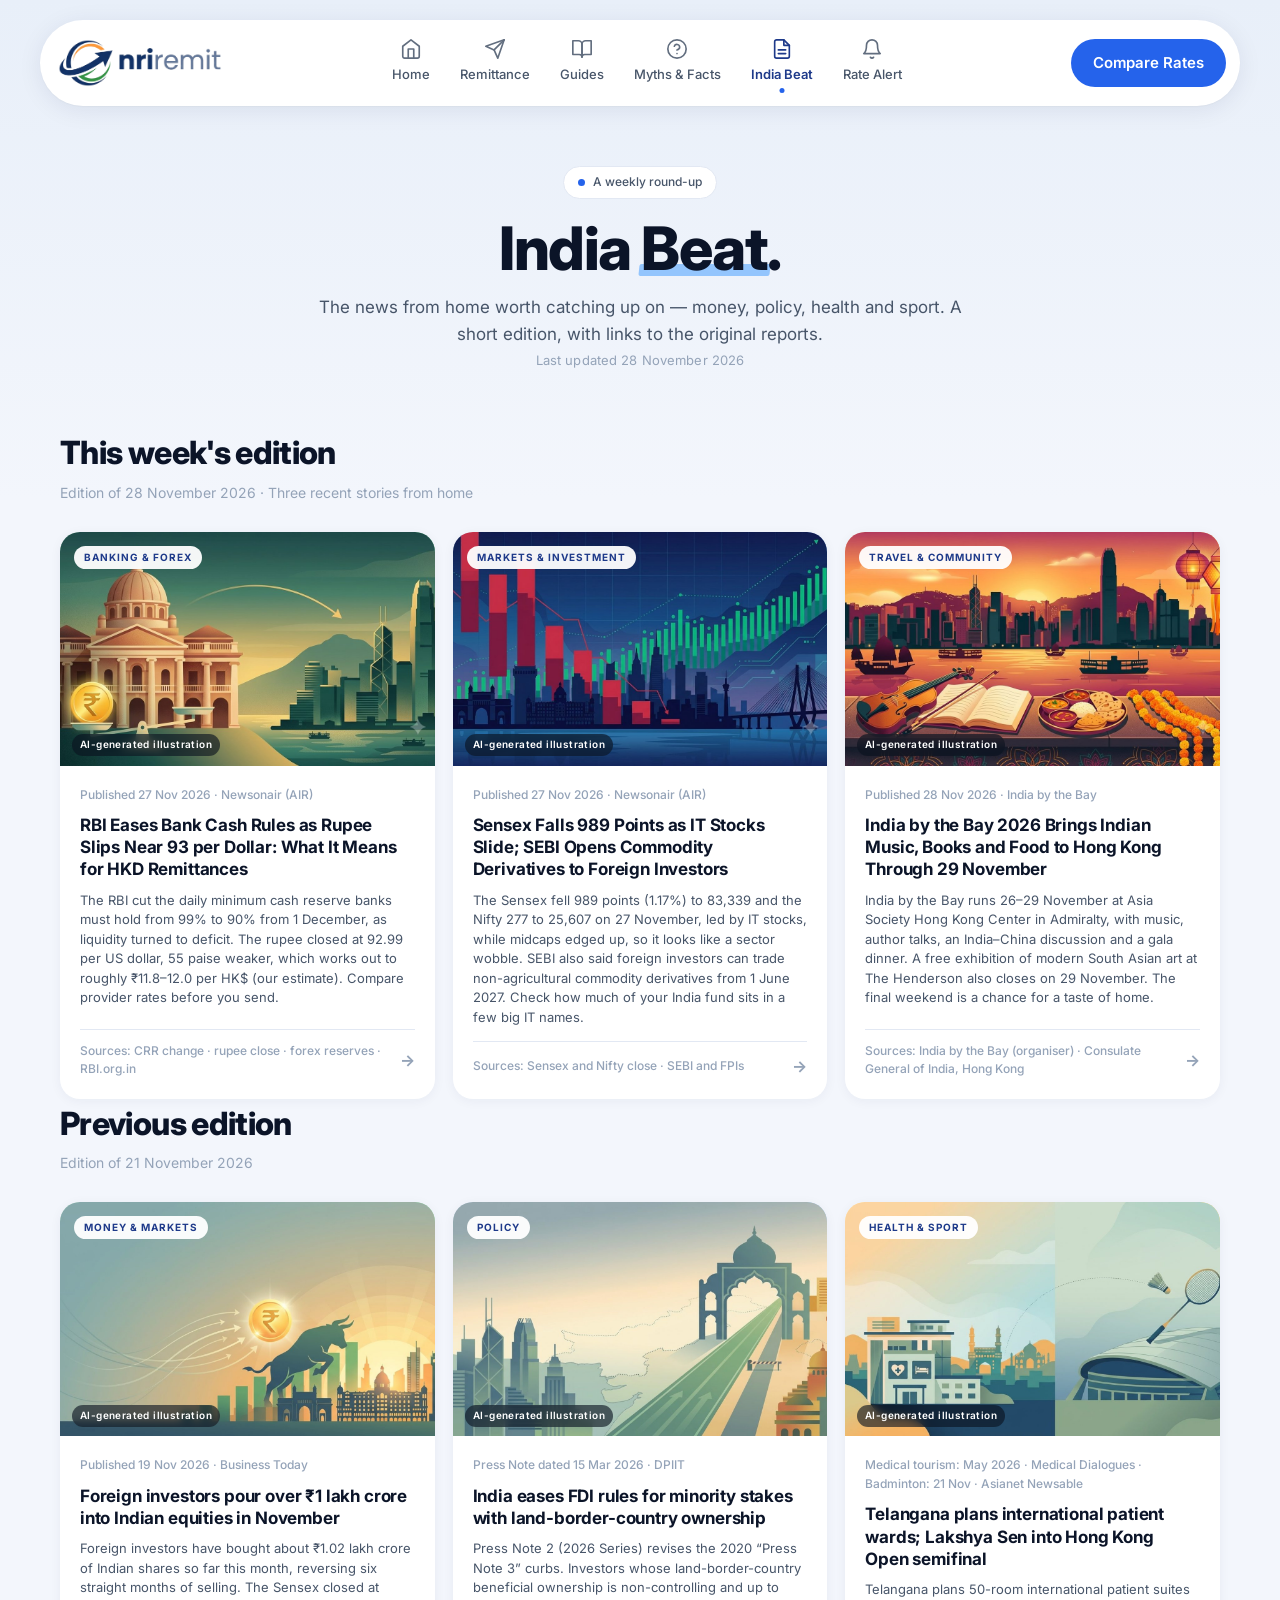
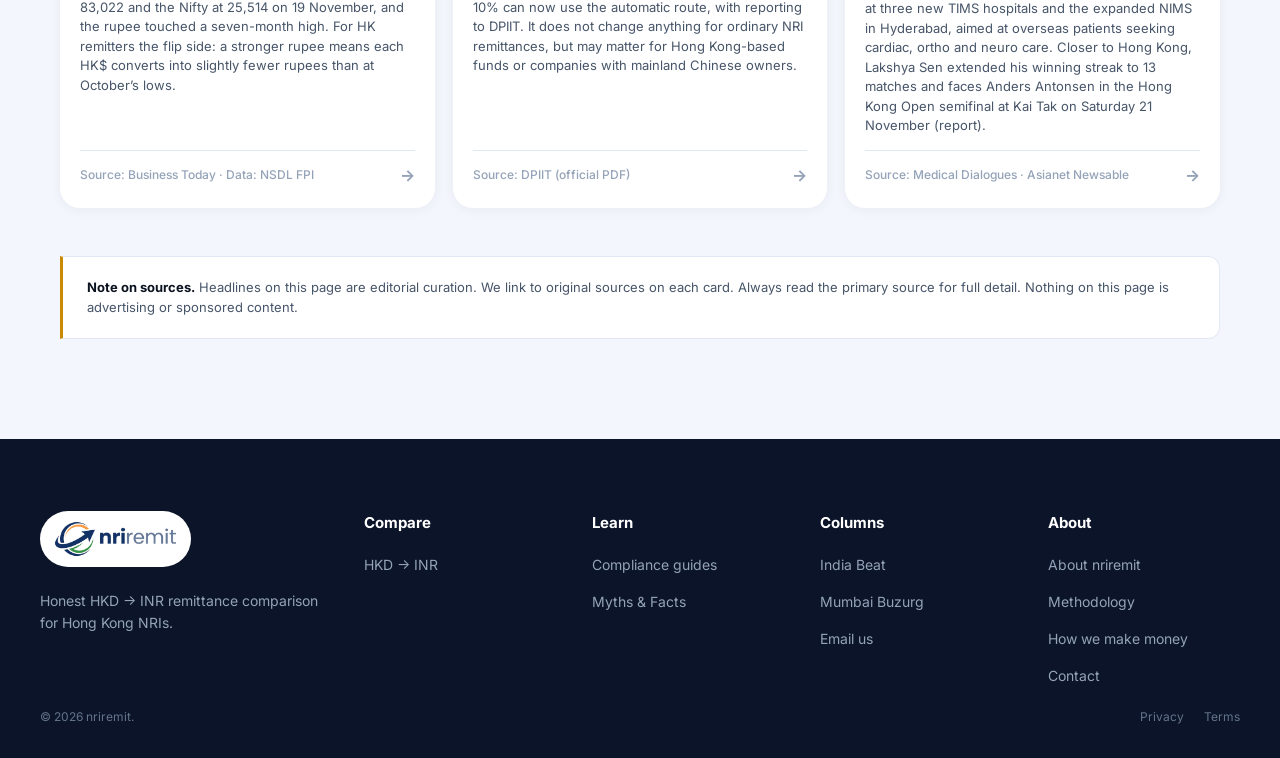
<file: india-beat.html>
<!doctype html>
<html lang="en">
<head>
<meta charset="utf-8">
<meta name="viewport" content="width=device-width, initial-scale=1">
<title>India Beat — Weekly round-up for the HK diaspora | nriremit</title>
<meta name="description" content="A weekly round-up of positive news from home for the Indian diaspora in Hong Kong. Markets, policy, health, sport and more — the stories from home that matter to NRIs.">
<link rel="preconnect" href="https://fonts.googleapis.com">
<link rel="preconnect" href="https://fonts.gstatic.com" crossorigin>
<link href="https://fonts.googleapis.com/css2?family=Inter:wght@400;500;600;700;800;900&family=Caveat:wght@500;700&display=swap" rel="stylesheet">
<link rel="stylesheet" href="assets/site.css">
<link rel="canonical" href="https://nriremit.com/india-beat.html">
  <link rel="icon" href="/favicon.ico" sizes="any">
  <link rel="icon" type="image/png" sizes="32x32" href="/assets/favicon-32.png">
  <link rel="apple-touch-icon" href="/assets/apple-touch-icon.png">
<script src="assets/analytics.js" defer></script>
</head>
<body>

<div class="nav-wrap">
  <nav class="main">
    <a class="logo-link" href="index.html"><img class="logo-img" src="assets/logo.png" alt="nriremit"></a>
    <div class="nav-items">
      <a href="index.html"><svg class="ni" viewBox="0 0 24 24" width="22" height="22" fill="none" stroke="currentColor" stroke-width="1.8" stroke-linecap="round" stroke-linejoin="round" aria-hidden="true"><path d="M3 9l9-7 9 7v11a2 2 0 0 1-2 2H5a2 2 0 0 1-2-2z"/><polyline points="9 22 9 12 15 12 15 22"/></svg><span>Home</span></a>
      <a href="remittance.html"><svg class="ni" viewBox="0 0 24 24" width="22" height="22" fill="none" stroke="currentColor" stroke-width="1.8" stroke-linecap="round" stroke-linejoin="round" aria-hidden="true"><line x1="22" y1="2" x2="11" y2="13"/><polygon points="22 2 15 22 11 13 2 9 22 2"/></svg><span>Remittance</span></a>
      <a href="guides.html"><svg class="ni" viewBox="0 0 24 24" width="22" height="22" fill="none" stroke="currentColor" stroke-width="1.8" stroke-linecap="round" stroke-linejoin="round" aria-hidden="true"><path d="M2 3h6a4 4 0 0 1 4 4v14a3 3 0 0 0-3-3H2z"/><path d="M22 3h-6a4 4 0 0 0-4 4v14a3 3 0 0 1 3-3h7z"/></svg><span>Guides</span></a>
      <a href="myths.html"><svg class="ni" viewBox="0 0 24 24" width="22" height="22" fill="none" stroke="currentColor" stroke-width="1.8" stroke-linecap="round" stroke-linejoin="round" aria-hidden="true"><circle cx="12" cy="12" r="10"/><path d="M9.09 9a3 3 0 0 1 5.83 1c0 2-3 3-3 3"/><line x1="12" y1="17" x2="12.01" y2="17"/></svg><span>Myths &amp; Facts</span></a>
      <a href="india-beat.html" class="active"><svg class="ni" viewBox="0 0 24 24" width="22" height="22" fill="none" stroke="currentColor" stroke-width="1.8" stroke-linecap="round" stroke-linejoin="round" aria-hidden="true"><path d="M14 2H6a2 2 0 0 0-2 2v16a2 2 0 0 0 2 2h12a2 2 0 0 0 2-2V8z"/><polyline points="14 2 14 8 20 8"/><line x1="16" y1="13" x2="8" y2="13"/><line x1="16" y1="17" x2="8" y2="17"/></svg><span>India Beat</span></a>
    <a href="alerts.html"><svg class="ni" viewBox="0 0 24 24" width="22" height="22" fill="none" stroke="currentColor" stroke-width="1.8" stroke-linecap="round" stroke-linejoin="round" aria-hidden="true"><path d="M18 8a6 6 0 0 0-12 0c0 7-3 9-3 9h18s-3-2-3-9"/><path d="M13.7 21a2 2 0 0 1-3.4 0"/></svg><span>Rate Alert</span></a>
    </div>
    <a href="remittance.html" class="cta-pill">Compare Rates</a>
  </nav>
</div>

<div class="wrap">

<div class="page-head">
  <div class="eyebrow">A weekly round-up</div>
  <h1>India <span class="accent">Beat</span>.</h1>
  <p class="sub">The news from home worth catching up on — money, policy, health and sport. A short edition, with links to the original reports.</p>
  <p class="updated">Last updated 28 November 2026</p>
</div>

<div class="section-head">
  <div><h2>This week's edition</h2><p class="meta">Edition of 28 November 2026 · Three recent stories from home</p></div>
</div>

<div class="news-grid">
  <article class="news-card">
    <div class="news-visual v3" style="background: linear-gradient(135deg, #dcfce7 0%, #86efac 100%);"><img class="news-img" src="assets/news-rbi-rupee.jpg" width="1200" height="750" alt="Illustration of a domed bank building beside a tilting golden rupee coin, with a Hong Kong skyline connected by a curved arrow" loading="lazy" onerror="this.parentNode.classList.add('noimg');this.remove()"><span class="news-tag">Banking &amp; Forex</span><span class="ai-note">AI-generated illustration</span>
      <svg viewBox="0 0 100 100" fill="none" stroke="#166534" stroke-width="4" stroke-linecap="round" stroke-linejoin="round" aria-hidden="true"><rect x="16" y="28" width="14" height="56" rx="2"/><rect x="43" y="52" width="14" height="32" rx="2"/><rect x="70" y="72" width="14" height="12" rx="2"/><path d="M18 20 L44 38 L60 34 L84 58"/></svg>
    </div>
    <div class="news-body">
      <span class="news-meta">Published 27 Nov 2026 · Newsonair (AIR)</span>
      <h3 class="news-title"><a href="https://newsonair.gov.in/rbi-reduces-daily-minimum-crr-maintenance-requirement-for-banks-to-90/" target="_blank" rel="noopener">RBI Eases Bank Cash Rules as Rupee Slips Near 93 per Dollar: What It Means for HKD Remittances</a></h3>
      <p class="news-excerpt">The RBI cut the daily minimum cash reserve banks must hold from 99% to 90% from 1 December, as liquidity turned to deficit. The rupee closed at 92.99 per US dollar, 55 paise weaker, which works out to roughly &#8377;11.8&ndash;12.0 per HK$ (our estimate). Compare provider rates before you send.</p>
      <div class="news-footer"><span class="author">Sources: <a href="https://newsonair.gov.in/rbi-reduces-daily-minimum-crr-maintenance-requirement-for-banks-to-90/" target="_blank" rel="noopener">CRR change</a> · <a href="https://newsonair.gov.in/indian-rupee-falls-55-paise-against-us-dollar/" target="_blank" rel="noopener">rupee close</a> · <a href="https://newsonair.gov.in/indias-forex-reserves-decline-by-4-4-billion-dollars-to-700-9-billion-dollars/" target="_blank" rel="noopener">forex reserves</a> · <a href="https://www.rbi.org.in/" target="_blank" rel="noopener">RBI.org.in</a></span><a class="arrow" href="https://newsonair.gov.in/rbi-reduces-daily-minimum-crr-maintenance-requirement-for-banks-to-90/" target="_blank" rel="noopener" aria-label="Read the original">→</a></div>
    </div>
  </article>
  <article class="news-card">
    <div class="news-visual v1" style="background: linear-gradient(135deg, #dbeafe 0%, #93c5fd 100%);"><img class="news-img" src="assets/news-sensex-it.jpg" width="1200" height="750" alt="Illustration of a market chart with a few tall red bars dipping among many rising green bars, over a Mumbai skyline at dusk" loading="lazy" onerror="this.parentNode.classList.add('noimg');this.remove()"><span class="news-tag">Markets &amp; investment</span><span class="ai-note">AI-generated illustration</span>
      <svg viewBox="0 0 100 100" fill="none" stroke="#1e3a8a" stroke-width="4" stroke-linecap="round" stroke-linejoin="round" aria-hidden="true"><path d="M14 78 L38 50 L54 62 L86 22"/><path d="M68 22 L86 22 L86 40"/></svg>
    </div>
    <div class="news-body">
      <span class="news-meta">Published 27 Nov 2026 · Newsonair (AIR)</span>
      <h3 class="news-title"><a href="https://newsonair.gov.in/sensex-falls-882-points-nifty-sheds-256-points-in-late-trade/" target="_blank" rel="noopener">Sensex Falls 989 Points as IT Stocks Slide; SEBI Opens Commodity Derivatives to Foreign Investors</a></h3>
      <p class="news-excerpt">The Sensex fell 989 points (1.17%) to 83,339 and the Nifty 277 to 25,607 on 27 November, led by IT stocks, while midcaps edged up, so it looks like a sector wobble. SEBI also said foreign investors can trade non-agricultural commodity derivatives from 1 June 2027. Check how much of your India fund sits in a few big IT names.</p>
      <div class="news-footer"><span class="author">Sources: <a href="https://newsonair.gov.in/sensex-falls-882-points-nifty-sheds-256-points-in-late-trade/" target="_blank" rel="noopener">Sensex and Nifty close</a> · <a href="https://newsonair.gov.in/sebi-opens-non-agricultural-commodity-derivatives-to-fpis/" target="_blank" rel="noopener">SEBI and FPIs</a></span><a class="arrow" href="https://newsonair.gov.in/sensex-falls-882-points-nifty-sheds-256-points-in-late-trade/" target="_blank" rel="noopener" aria-label="Read the original">→</a></div>
    </div>
  </article>
  <article class="news-card">
    <div class="news-visual v2" style="background: linear-gradient(135deg, #fef3c7 0%, #fcd34d 100%);"><img class="news-img" src="assets/news-india-bay.jpg" width="1200" height="750" alt="Illustration of the Hong Kong harbour at golden hour with a violin, an open book, Indian food and marigold garlands in the foreground" loading="lazy" onerror="this.parentNode.classList.add('noimg');this.remove()"><span class="news-tag">Travel &amp; community</span><span class="ai-note">AI-generated illustration</span>
      <svg viewBox="0 0 100 100" fill="none" stroke="#92400e" stroke-width="4" stroke-linecap="round" stroke-linejoin="round" aria-hidden="true"><path d="M50 84 C20 62 14 44 14 34 C14 22 24 14 34 14 C42 14 48 18 50 24 C52 18 58 14 66 14 C76 14 86 22 86 34 C86 44 80 62 50 84 Z"/></svg>
    </div>
    <div class="news-body">
      <span class="news-meta">Published 28 Nov 2026 · India by the Bay</span>
      <h3 class="news-title"><a href="https://indiabythebay.com" target="_blank" rel="noopener">India by the Bay 2026 Brings Indian Music, Books and Food to Hong Kong Through 29 November</a></h3>
      <p class="news-excerpt">India by the Bay runs 26&ndash;29 November at Asia Society Hong Kong Center in Admiralty, with music, author talks, an India&ndash;China discussion and a gala dinner. A free exhibition of modern South Asian art at The Henderson also closes on 29 November. The final weekend is a chance for a taste of home.</p>
      <div class="news-footer"><span class="author">Sources: <a href="https://indiabythebay.com" target="_blank" rel="noopener">India by the Bay (organiser)</a> · <a href="https://www.cgihk.gov.in/" target="_blank" rel="noopener">Consulate General of India, Hong Kong</a></span><a class="arrow" href="https://indiabythebay.com" target="_blank" rel="noopener" aria-label="Read the original">→</a></div>
    </div>
  </article>

</div>

<div class="section-head">
  <div><h2>Previous edition</h2><p class="meta">Edition of 21 November 2026</p></div>
</div>

<div class="news-grid">
  <article class="news-card">
    <div class="news-visual v3" style="background: linear-gradient(135deg, #dcfce7 0%, #86efac 100%);"><img class="news-img" src="assets/news-fii.jpg" width="1200" height="750" alt="Illustration of a bull leaping over rising green bars in front of the Mumbai skyline at sunrise, with a golden rupee coin and arrows flowing in from the left" loading="lazy" onerror="this.parentNode.classList.add('noimg');this.remove()"><span class="news-tag">Money &amp; markets</span><span class="ai-note">AI-generated illustration</span>
      <svg viewBox="0 0 100 100" fill="none" stroke="#166534" stroke-width="4" stroke-linecap="round" stroke-linejoin="round" aria-hidden="true"><rect x="16" y="28" width="14" height="56" rx="2"/><rect x="43" y="52" width="14" height="32" rx="2"/><rect x="70" y="72" width="14" height="12" rx="2"/><path d="M18 20 L44 38 L60 34 L84 58"/></svg>
    </div>
    <div class="news-body">
      <span class="news-meta">Published 19 Nov 2026 · Business Today</span>
      <h3 class="news-title"><a href="https://www.businesstoday.in/markets/story/fiis-pump-over-rs1-lakh-crore-into-indian-equities-in-november-as-nifty-crosses-25500-568619-2026-11-19" target="_blank" rel="noopener">Foreign investors pour over ₹1 lakh crore into Indian equities in November</a></h3>
      <p class="news-excerpt">Foreign investors have bought about ₹1.02 lakh crore of Indian shares so far this month, reversing six straight months of selling. The Sensex closed at 83,022 and the Nifty at 25,514 on 19 November, and the rupee touched a seven-month high. For HK remitters the flip side: a stronger rupee means each HK$ converts into slightly fewer rupees than at October&#8217;s lows.</p>
      <div class="news-footer"><span class="author">Source: Business Today · Data: <a href="https://www.fpi.nsdl.co.in/" target="_blank" rel="noopener">NSDL FPI</a></span><a class="arrow" href="https://www.businesstoday.in/markets/story/fiis-pump-over-rs1-lakh-crore-into-indian-equities-in-november-as-nifty-crosses-25500-568619-2026-11-19" target="_blank" rel="noopener" aria-label="Read the original">→</a></div>
    </div>
  </article>
  <article class="news-card">
    <div class="news-visual v1" style="background: linear-gradient(135deg, #dbeafe 0%, #93c5fd 100%);"><img class="news-img" src="assets/news-fdi.jpg" width="1200" height="750" alt="Illustration of a Hong Kong skyline on the left and an Indian-style arch on the right, joined by a green fast-lane road beside a narrower road with a barrier" loading="lazy" onerror="this.parentNode.classList.add('noimg');this.remove()"><span class="news-tag">Policy</span><span class="ai-note">AI-generated illustration</span>
      <svg viewBox="0 0 100 100" fill="none" stroke="#1e3a8a" stroke-width="4" stroke-linecap="round" stroke-linejoin="round" aria-hidden="true"><path d="M20 80 L80 80"/><path d="M26 80 L26 40 M50 80 L50 40 M74 80 L74 40"/><path d="M16 40 L50 16 L84 40 Z"/></svg>
    </div>
    <div class="news-body">
      <span class="news-meta">Press Note dated 15 Mar 2026 · DPIIT</span>
      <h3 class="news-title"><a href="https://www.dpiit.gov.in/static/uploads/2026/03/b9da5830b052c2f2d788593e97d07c63.pdf" target="_blank" rel="noopener">India eases FDI rules for minority stakes with land-border-country ownership</a></h3>
      <p class="news-excerpt">Press Note 2 (2026 Series) revises the 2020 &#8220;Press Note 3&#8221; curbs. Investors whose land-border-country beneficial ownership is non-controlling and up to 10% can now use the automatic route, with reporting to DPIIT. It does not change anything for ordinary NRI remittances, but may matter for Hong Kong-based funds or companies with mainland Chinese owners.</p>
      <div class="news-footer"><span class="author">Source: DPIIT (official PDF)</span><a class="arrow" href="https://www.dpiit.gov.in/static/uploads/2026/03/b9da5830b052c2f2d788593e97d07c63.pdf" target="_blank" rel="noopener" aria-label="Read the original">→</a></div>
    </div>
  </article>
  <article class="news-card">
    <div class="news-visual v2" style="background: linear-gradient(135deg, #fef3c7 0%, #fcd34d 100%);"><img class="news-img" src="assets/news-health-sport.jpg" width="1200" height="750" alt="Split illustration of a Hyderabad hospital and skyline on the left and a badminton racket and shuttlecock above an arena roof on the right" loading="lazy" onerror="this.parentNode.classList.add('noimg');this.remove()"><span class="news-tag">Health &amp; sport</span><span class="ai-note">AI-generated illustration</span>
      <svg viewBox="0 0 100 100" fill="none" stroke="#92400e" stroke-width="4" stroke-linecap="round" stroke-linejoin="round" aria-hidden="true"><path d="M50 84 C20 62 14 40 28 28 C38 20 48 26 50 34 C52 26 62 20 72 28 C86 40 80 62 50 84 Z"/></svg>
    </div>
    <div class="news-body">
      <span class="news-meta">Medical tourism: May 2026 · Medical Dialogues · Badminton: 21 Nov · Asianet Newsable</span>
      <h3 class="news-title"><a href="https://medicaldialogues.in/amp/news/health/hospital-diagnostics/telangana-nims-tims-hospitals-to-get-premium-suites-for-international-patients-169723" target="_blank" rel="noopener">Telangana plans international patient wards; Lakshya Sen into Hong Kong Open semifinal</a></h3>
      <p class="news-excerpt">Telangana plans 50-room international patient suites at three new TIMS hospitals and the expanded NIMS in Hyderabad, aimed at overseas patients seeking cardiac, ortho and neuro care. Closer to Hong Kong, Lakshya Sen extended his winning streak to 13 matches and faces Anders Antonsen in the Hong Kong Open semifinal at Kai Tak on Saturday 21 November (<a href="https://newsable.asianetnews.com/sports/lakshya-sen-extends-winning-streak-to-13-at-hong-kong-open-2026-articleshow-8ilx50k" target="_blank" rel="noopener">report</a>).</p>
      <div class="news-footer"><span class="author">Source: Medical Dialogues · Asianet Newsable</span><a class="arrow" href="https://medicaldialogues.in/amp/news/health/hospital-diagnostics/telangana-nims-tims-hospitals-to-get-premium-suites-for-international-patients-169723" target="_blank" rel="noopener" aria-label="Read the original">→</a></div>
    </div>
  </article>

</div>

<div class="disclaimer">
  <strong>Note on sources.</strong> Headlines on this page are editorial curation. We link to original sources on each card. Always read the primary source for full detail. Nothing on this page is advertising or sponsored content.
</div>

</div>

<footer class="site">
  <div class="inner">
    <div class="brand">
      <div class="footer-logo"><img src="assets/logo.png" alt="nriremit"></div>
      <p>Honest HKD → INR remittance comparison for Hong Kong NRIs.</p>
    </div>
    <div><h5>Compare</h5><ul><li><a href="remittance.html">HKD → INR</a></li></ul></div>
    <div><h5>Learn</h5><ul><li><a href="guides.html">Compliance guides</a></li><li><a href="myths.html">Myths &amp; Facts</a></li></ul></div>
    <div><h5>Columns</h5><ul><li><a href="india-beat.html">India Beat</a></li><li><a href="mumbai-buzurg.html">Mumbai Buzurg</a></li><li><a href="mailto:hello@nriremit.com">Email us</a></li></ul></div>
    <div><h5>About</h5><ul><li><a href="about.html">About nriremit</a></li><li><a href="methodology.html">Methodology</a></li><li><a href="methodology.html#money">How we make money</a></li><li><a href="contact.html">Contact</a></li></ul></div>
  </div>
  <div class="copyright"><span>© 2026 nriremit.</span><div class="links"><a href="privacy.html">Privacy</a><a href="terms.html">Terms</a></div></div>
</footer>

</body>
</html>
</file>
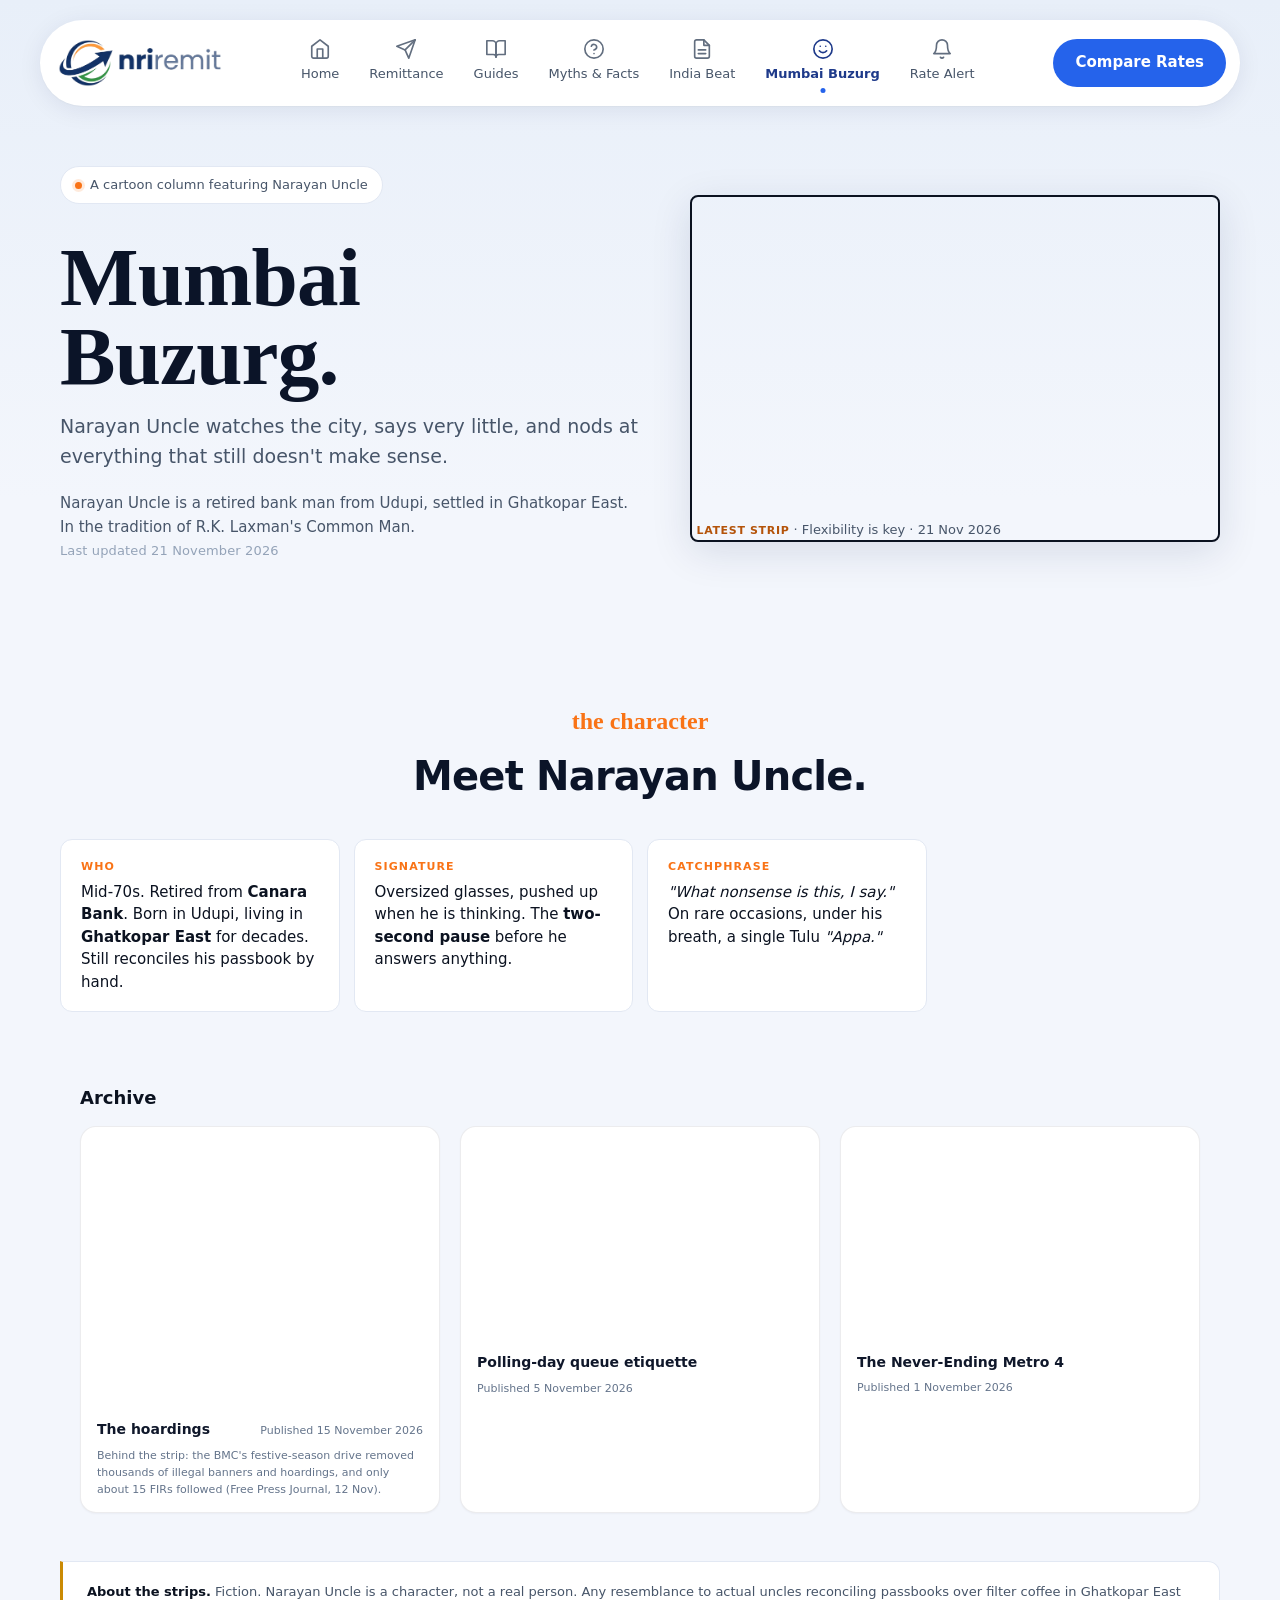
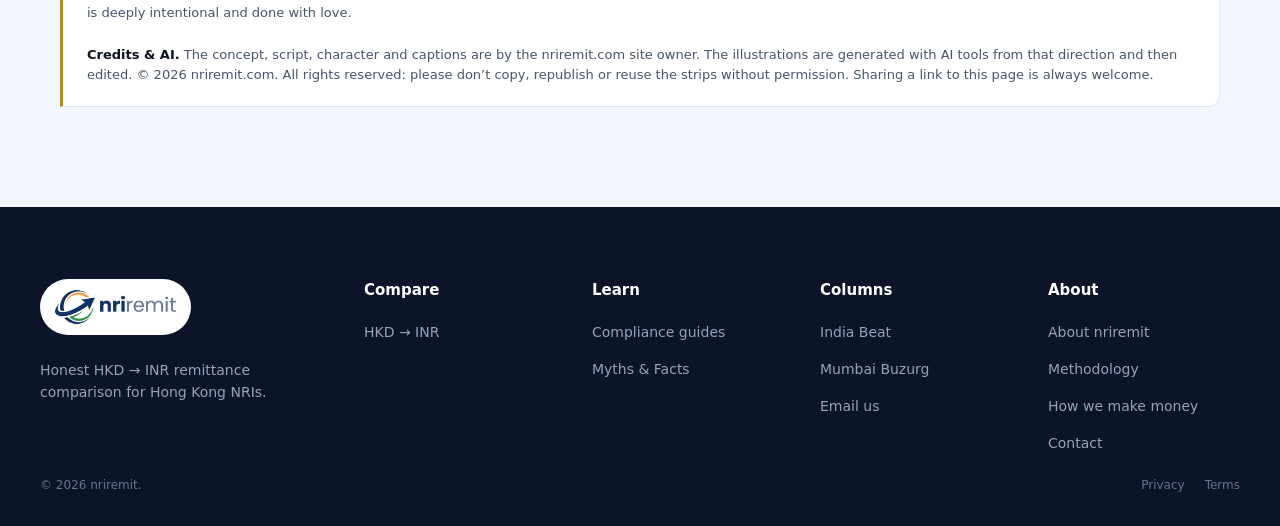
<file: leftover-citizen.html>
<!doctype html>
<html lang="en"><head><meta charset="utf-8"><title>Moved: Mumbai Buzurg | nriremit</title>
<link rel="canonical" href="https://nriremit.com/mumbai-buzurg.html">
<meta http-equiv="refresh" content="0; url=mumbai-buzurg.html">
<meta name="robots" content="noindex">
  <link rel="icon" href="/favicon.ico" sizes="any">
  <link rel="icon" type="image/png" sizes="32x32" href="/assets/favicon-32.png">
  <link rel="apple-touch-icon" href="/assets/apple-touch-icon.png">
<script src="assets/analytics.js" defer></script>
</head><body><p>This column is now <a href="mumbai-buzurg.html">Mumbai Buzurg</a>.</p></body></html>
</file>
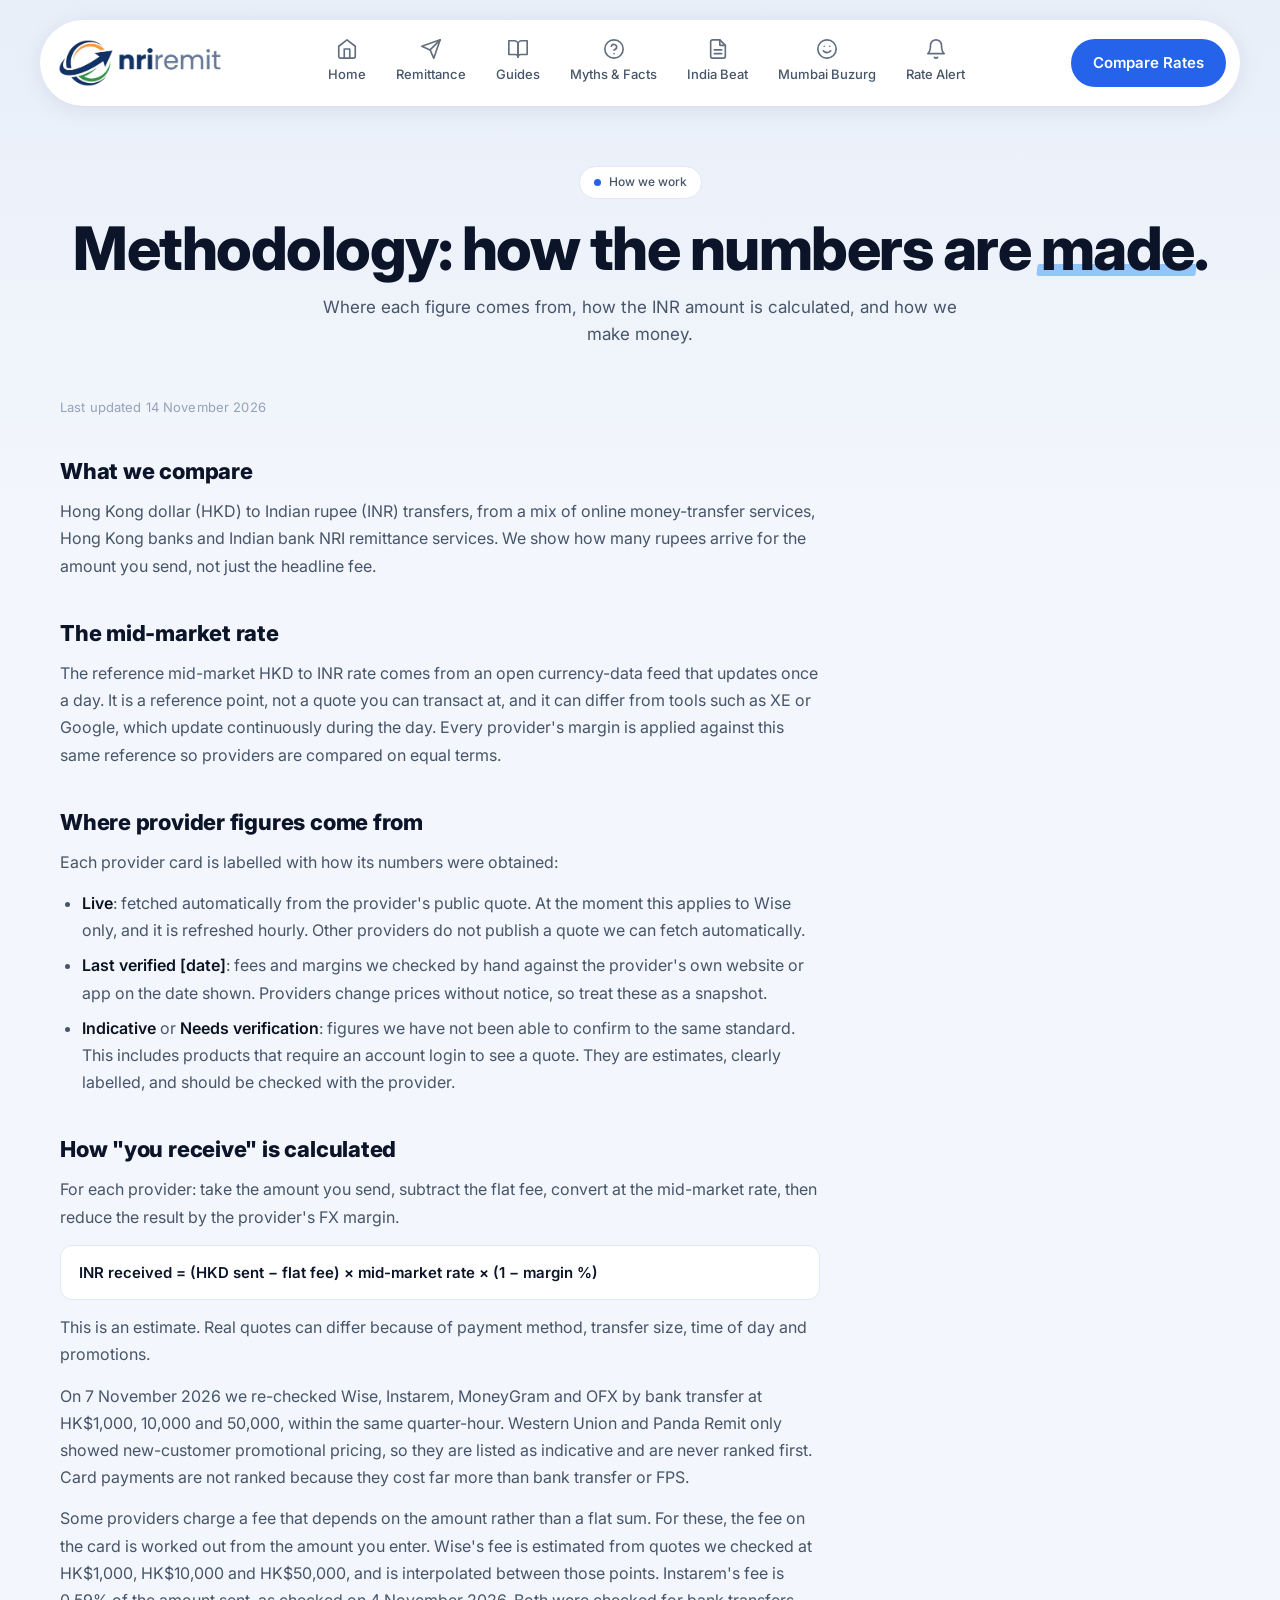
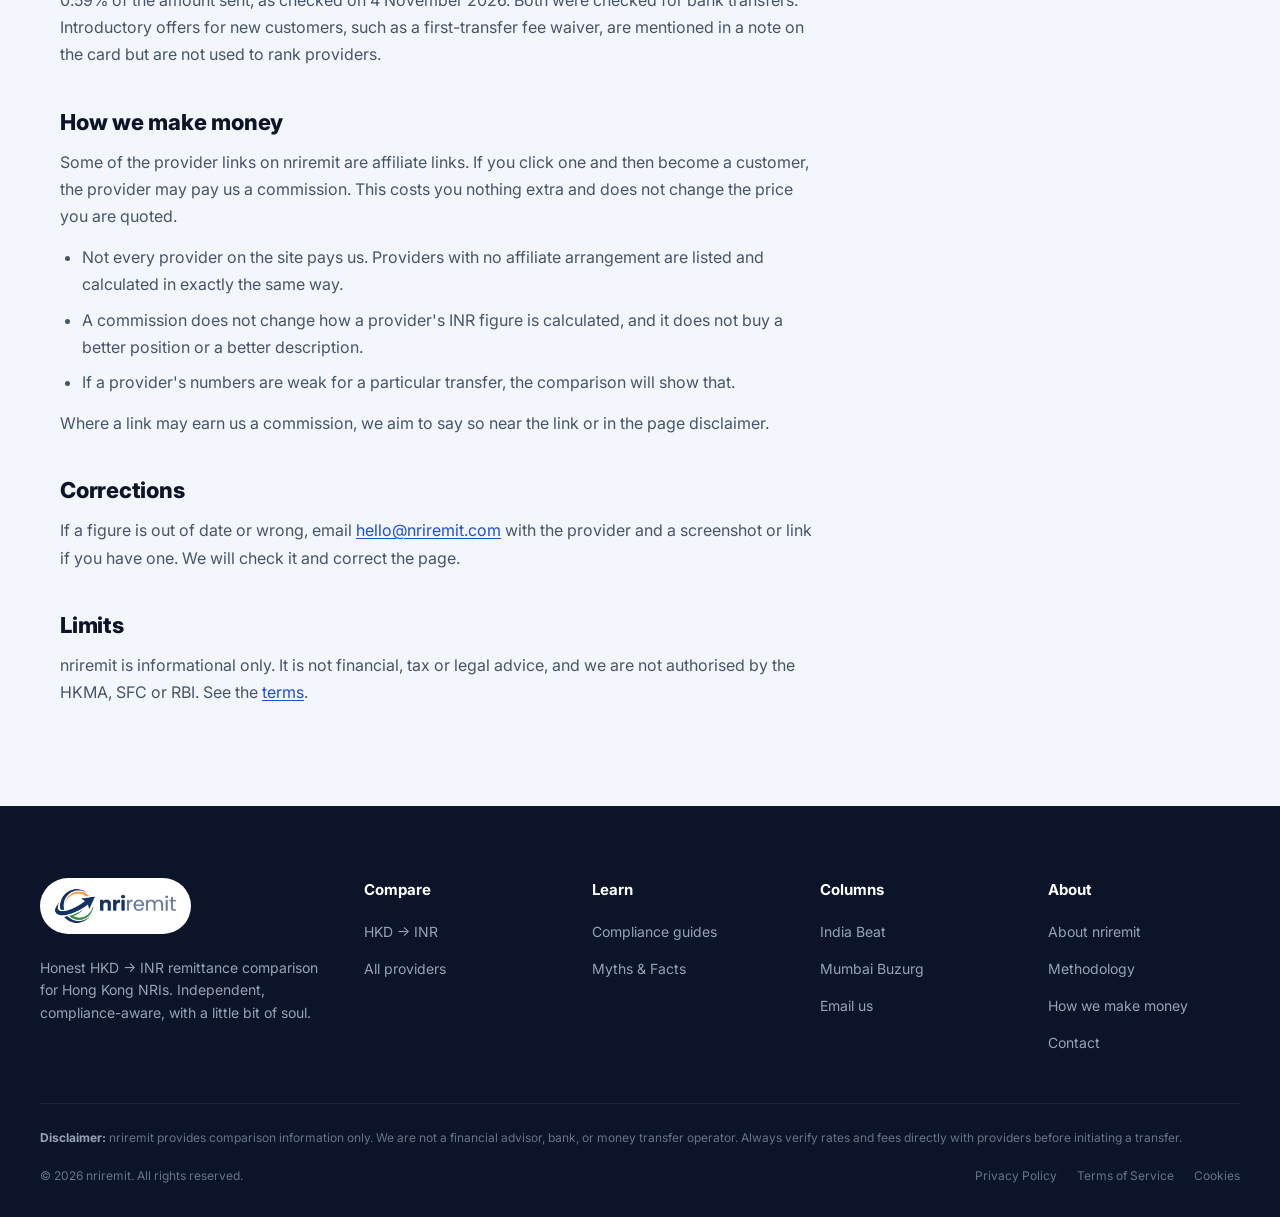
<file: methodology.html>
<!doctype html>
<html lang="en">
<head>
<meta charset="utf-8">
<meta name="viewport" content="width=device-width, initial-scale=1">
<title>Methodology — nriremit</title>
<meta name="description" content="How nriremit gets its rates, calculates what you receive, and makes money.">
<link rel="preconnect" href="https://fonts.googleapis.com">
<link rel="preconnect" href="https://fonts.gstatic.com" crossorigin>
<link href="https://fonts.googleapis.com/css2?family=Inter:wght@400;500;600;700;800;900&family=Caveat:wght@500;700&display=swap" rel="stylesheet">
<link rel="stylesheet" href="assets/site.css">
<link rel="canonical" href="https://nriremit.com/methodology.html">
  <link rel="icon" href="/favicon.ico" sizes="any">
  <link rel="icon" type="image/png" sizes="32x32" href="/assets/favicon-32.png">
  <link rel="apple-touch-icon" href="/assets/apple-touch-icon.png">
<script src="assets/analytics.js" defer></script>
</head>
<body>

<div class="nav-wrap">
  <nav class="main">
    <a class="logo-link" href="index.html"><img class="logo-img" src="assets/logo.png" alt="nriremit"></a>
    <div class="nav-items">
      <a href="index.html"><svg class="ni" viewBox="0 0 24 24" width="22" height="22" fill="none" stroke="currentColor" stroke-width="1.8" stroke-linecap="round" stroke-linejoin="round" aria-hidden="true"><path d="M3 9l9-7 9 7v11a2 2 0 0 1-2 2H5a2 2 0 0 1-2-2z"/><polyline points="9 22 9 12 15 12 15 22"/></svg><span>Home</span></a>
      <a href="remittance.html"><svg class="ni" viewBox="0 0 24 24" width="22" height="22" fill="none" stroke="currentColor" stroke-width="1.8" stroke-linecap="round" stroke-linejoin="round" aria-hidden="true"><line x1="22" y1="2" x2="11" y2="13"/><polygon points="22 2 15 22 11 13 2 9 22 2"/></svg><span>Remittance</span></a>
      <a href="guides.html"><svg class="ni" viewBox="0 0 24 24" width="22" height="22" fill="none" stroke="currentColor" stroke-width="1.8" stroke-linecap="round" stroke-linejoin="round" aria-hidden="true"><path d="M2 3h6a4 4 0 0 1 4 4v14a3 3 0 0 0-3-3H2z"/><path d="M22 3h-6a4 4 0 0 0-4 4v14a3 3 0 0 1 3-3h7z"/></svg><span>Guides</span></a>
      <a href="myths.html"><svg class="ni" viewBox="0 0 24 24" width="22" height="22" fill="none" stroke="currentColor" stroke-width="1.8" stroke-linecap="round" stroke-linejoin="round" aria-hidden="true"><circle cx="12" cy="12" r="10"/><path d="M9.09 9a3 3 0 0 1 5.83 1c0 2-3 3-3 3"/><line x1="12" y1="17" x2="12.01" y2="17"/></svg><span>Myths &amp; Facts</span></a>
      <a href="india-beat.html"><svg class="ni" viewBox="0 0 24 24" width="22" height="22" fill="none" stroke="currentColor" stroke-width="1.8" stroke-linecap="round" stroke-linejoin="round" aria-hidden="true"><path d="M14 2H6a2 2 0 0 0-2 2v16a2 2 0 0 0 2 2h12a2 2 0 0 0 2-2V8z"/><polyline points="14 2 14 8 20 8"/><line x1="16" y1="13" x2="8" y2="13"/><line x1="16" y1="17" x2="8" y2="17"/></svg><span>India Beat</span></a>
      <a href="mumbai-buzurg.html"><svg class="ni" viewBox="0 0 24 24" width="22" height="22" fill="none" stroke="currentColor" stroke-width="1.8" stroke-linecap="round" stroke-linejoin="round" aria-hidden="true"><circle cx="12" cy="12" r="10"/><path d="M8 14s1.5 2 4 2 4-2 4-2"/><line x1="9" y1="9" x2="9.01" y2="9"/><line x1="15" y1="9" x2="15.01" y2="9"/></svg><span>Mumbai Buzurg</span></a>
    <a href="alerts.html"><svg class="ni" viewBox="0 0 24 24" width="22" height="22" fill="none" stroke="currentColor" stroke-width="1.8" stroke-linecap="round" stroke-linejoin="round" aria-hidden="true"><path d="M18 8a6 6 0 0 0-12 0c0 7-3 9-3 9h18s-3-2-3-9"/><path d="M13.7 21a2 2 0 0 1-3.4 0"/></svg><span>Rate Alert</span></a>
    </div>
    <a href="remittance.html" class="cta-pill">Compare Rates</a>
  </nav>
</div>

<div class="wrap">

<div class="page-head">
  <div class="eyebrow">How we work</div>
  <h1>Methodology: how the numbers are <span class="accent">made</span>.</h1>
  <p class="sub">Where each figure comes from, how the INR amount is calculated, and how we make money.</p>
</div>

<div class="legal">
  <p class="updated">Last updated 14 November 2026</p>

  <h2>What we compare</h2>
  <p>Hong Kong dollar (HKD) to Indian rupee (INR) transfers, from a mix of online money-transfer services, Hong Kong banks and Indian bank NRI remittance services. We show how many rupees arrive for the amount you send, not just the headline fee.</p>

  <h2>The mid-market rate</h2>
  <p>The reference mid-market HKD to INR rate comes from an open currency-data feed that updates once a day. It is a reference point, not a quote you can transact at, and it can differ from tools such as XE or Google, which update continuously during the day. Every provider's margin is applied against this same reference so providers are compared on equal terms.</p>

  <h2>Where provider figures come from</h2>
  <p>Each provider card is labelled with how its numbers were obtained:</p>
  <ul>
    <li><strong>Live</strong>: fetched automatically from the provider's public quote. At the moment this applies to Wise only, and it is refreshed hourly. Other providers do not publish a quote we can fetch automatically.</li>
    <li><strong>Last verified [date]</strong>: fees and margins we checked by hand against the provider's own website or app on the date shown. Providers change prices without notice, so treat these as a snapshot.</li>
    <li><strong>Indicative</strong> or <strong>Needs verification</strong>: figures we have not been able to confirm to the same standard. This includes products that require an account login to see a quote. They are estimates, clearly labelled, and should be checked with the provider.</li>
  </ul>

  <h2>How "you receive" is calculated</h2>
  <p>For each provider: take the amount you send, subtract the flat fee, convert at the mid-market rate, then reduce the result by the provider's FX margin.</p>
  <p class="formula">INR received = (HKD sent − flat fee) × mid-market rate × (1 − margin %)</p>
  <p>This is an estimate. Real quotes can differ because of payment method, transfer size, time of day and promotions.</p>
  <p>On 7 November 2026 we re-checked Wise, Instarem, MoneyGram and OFX by bank transfer at HK$1,000, 10,000 and 50,000, within the same quarter-hour. Western Union and Panda Remit only showed new-customer promotional pricing, so they are listed as indicative and are never ranked first. Card payments are not ranked because they cost far more than bank transfer or FPS.</p>
  <p>Some providers charge a fee that depends on the amount rather than a flat sum. For these, the fee on the card is worked out from the amount you enter. Wise's fee is estimated from quotes we checked at HK$1,000, HK$10,000 and HK$50,000, and is interpolated between those points. Instarem's fee is 0.59% of the amount sent, as checked on 4 November 2026. Both were checked for bank transfers. Introductory offers for new customers, such as a first-transfer fee waiver, are mentioned in a note on the card but are not used to rank providers.</p>

  <h2 id="money">How we make money</h2>
  <p>Some of the provider links on nriremit are affiliate links. If you click one and then become a customer, the provider may pay us a commission. This costs you nothing extra and does not change the price you are quoted.</p>
  <ul>
    <li>Not every provider on the site pays us. Providers with no affiliate arrangement are listed and calculated in exactly the same way.</li>
    <li>A commission does not change how a provider's INR figure is calculated, and it does not buy a better position or a better description.</li>
    <li>If a provider's numbers are weak for a particular transfer, the comparison will show that.</li>
  </ul>
  <p>Where a link may earn us a commission, we aim to say so near the link or in the page disclaimer.</p>

  <h2>Corrections</h2>
  <p>If a figure is out of date or wrong, email <a href="mailto:hello@nriremit.com">hello@nriremit.com</a> with the provider and a screenshot or link if you have one. We will check it and correct the page.</p>

  <h2>Limits</h2>
  <p>nriremit is informational only. It is not financial, tax or legal advice, and we are not authorised by the HKMA, SFC or RBI. See the <a href="terms.html">terms</a>.</p>
</div>

</div>

<footer class="site">
  <div class="inner">
    <div class="brand">
      <div class="footer-logo"><img src="assets/logo.png" alt="nriremit"></div>
      <p>Honest HKD → INR remittance comparison for Hong Kong NRIs. Independent, compliance-aware, with a little bit of soul.</p>
    </div>
    <div><h5>Compare</h5><ul><li><a href="remittance.html">HKD → INR</a></li><li><a href="remittance.html">All providers</a></li></ul></div>
    <div><h5>Learn</h5><ul><li><a href="guides.html">Compliance guides</a></li><li><a href="myths.html">Myths &amp; Facts</a></li></ul></div>
    <div><h5>Columns</h5><ul><li><a href="india-beat.html">India Beat</a></li><li><a href="mumbai-buzurg.html">Mumbai Buzurg</a></li><li><a href="mailto:hello@nriremit.com">Email us</a></li></ul></div>
    <div><h5>About</h5><ul><li><a href="about.html">About nriremit</a></li><li><a href="methodology.html">Methodology</a></li><li><a href="methodology.html#money">How we make money</a></li><li><a href="contact.html">Contact</a></li></ul></div>
  </div>
  <div class="disclaim"><strong>Disclaimer:</strong> nriremit provides comparison information only. We are not a financial advisor, bank, or money transfer operator. Always verify rates and fees directly with providers before initiating a transfer.</div>
  <div class="copyright"><span>© 2026 nriremit. All rights reserved.</span><div class="links"><a href="privacy.html">Privacy Policy</a><a href="terms.html">Terms of Service</a><a href="privacy.html#cookies">Cookies</a></div></div>
</footer>

<script src="assets/midrate.js"></script>
</body>
</html>
</file>
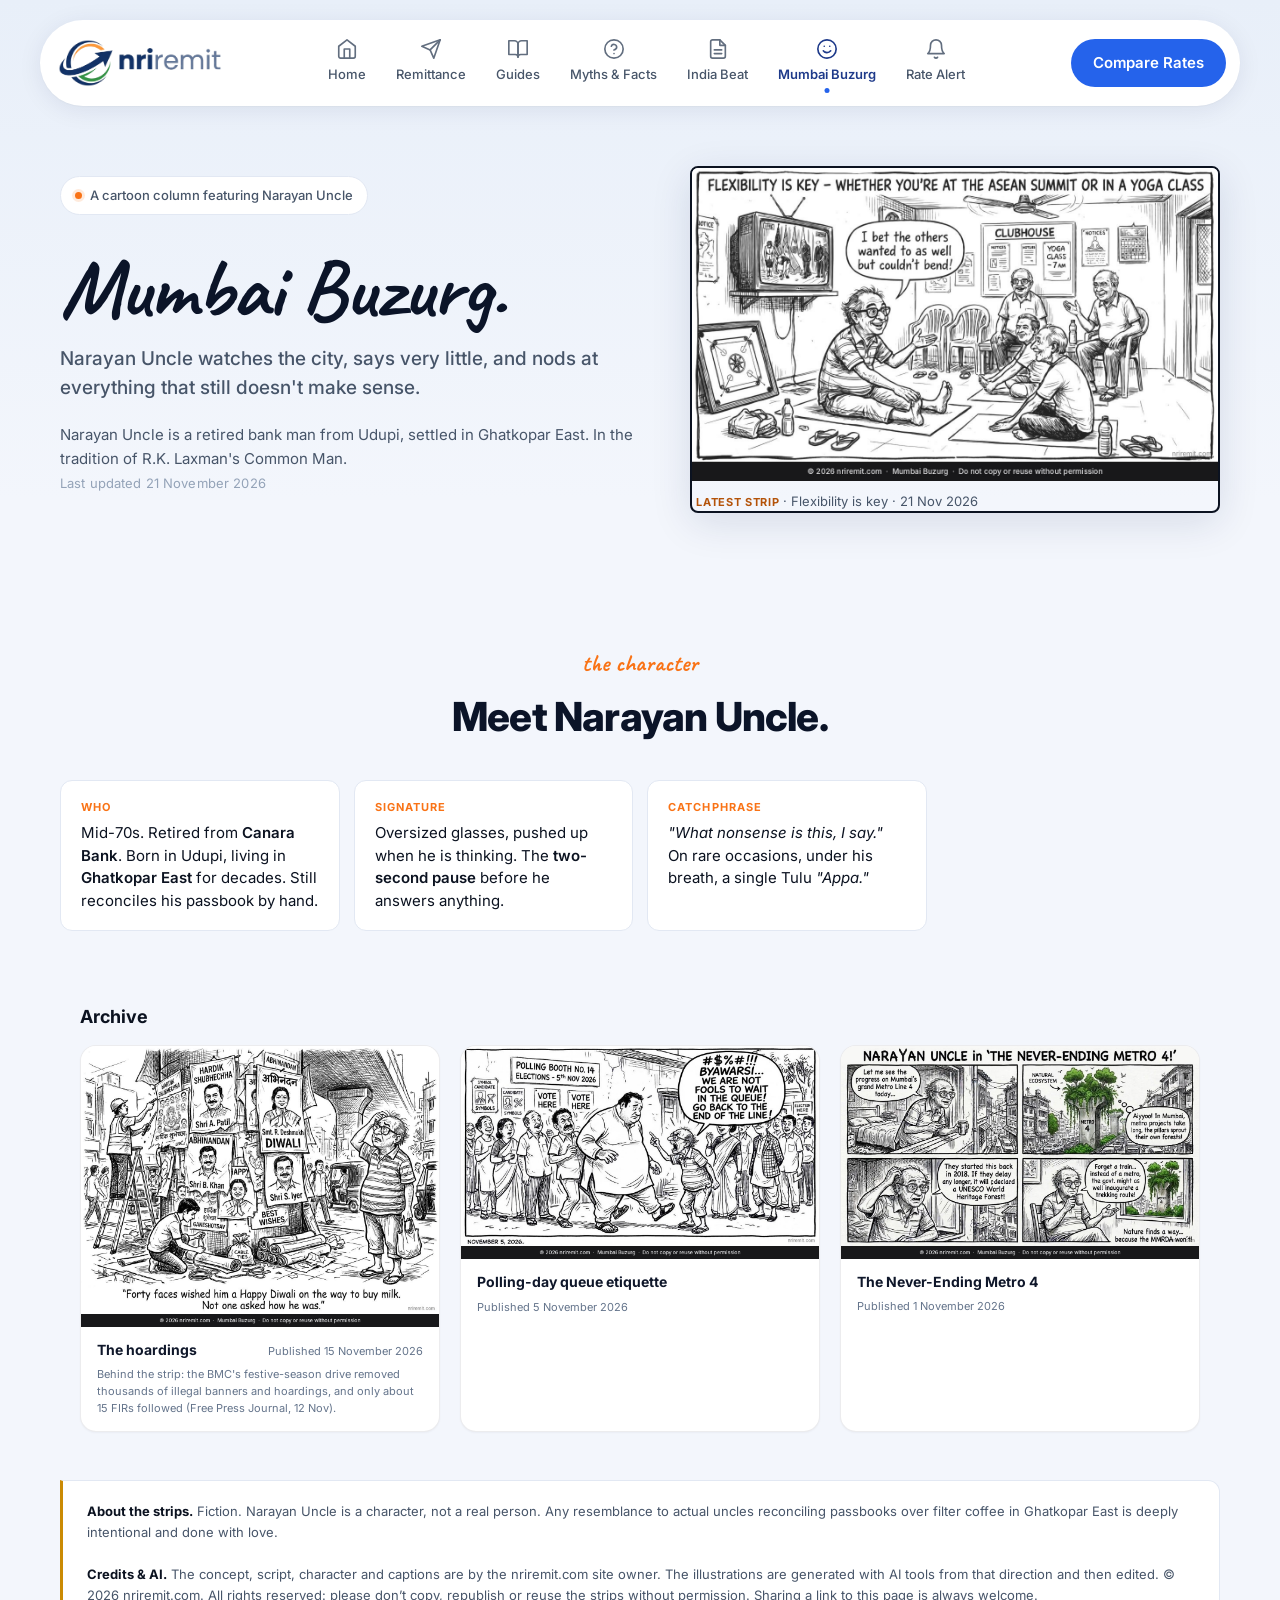
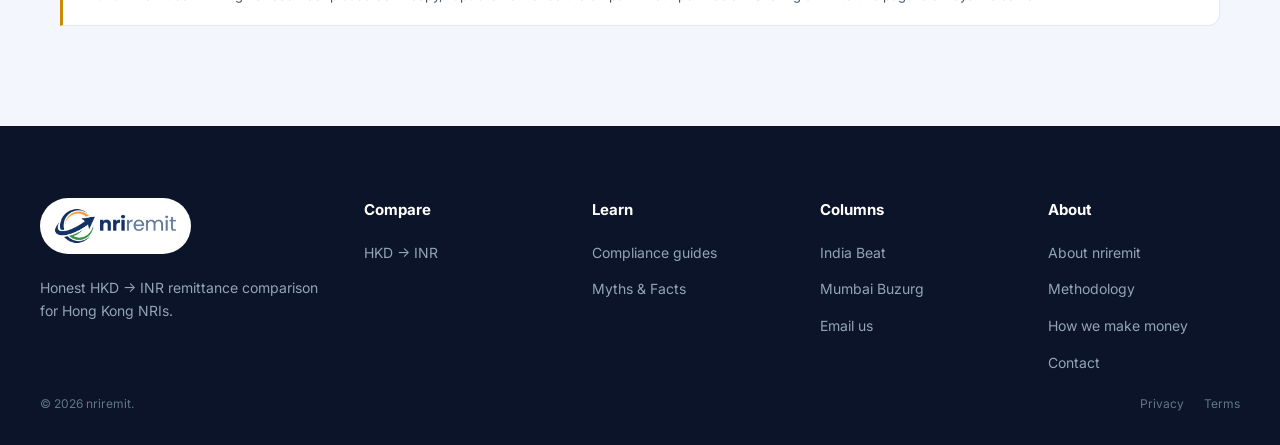
<file: mumbai-buzurg.html>
<!doctype html>
<html lang="en">
<head>
<meta charset="utf-8">
<meta name="viewport" content="width=device-width, initial-scale=1">
<title>Mumbai Buzurg — Narayan Uncle | nriremit</title>
<meta name="description" content="Mumbai Buzurg: Narayan Uncle watches the city, says very little, and nods at everything that still doesn't make sense. A cartoon column in the tradition of R.K. Laxman's Common Man.">
<link rel="preconnect" href="https://fonts.googleapis.com">
<link rel="preconnect" href="https://fonts.gstatic.com" crossorigin>
<link href="https://fonts.googleapis.com/css2?family=Inter:wght@400;500;600;700;800;900&family=Caveat:wght@500;700&display=swap" rel="stylesheet">
<link rel="stylesheet" href="assets/site.css">
<style>
  /* Page-specific styles for the Narayan Uncle profile */
  .uncle-hero {
    display: grid; grid-template-columns: 1.1fr 1fr; gap: 48px; align-items: center;
    padding: 20px 0 60px;
  }
  .uncle-hero h1 {
    font-family: 'Caveat', serif;
    font-size: clamp(48px, 6.5vw, 84px);
    font-weight: 700; line-height: 0.95;
    letter-spacing: -0.01em; color: var(--dark);
    margin: 10px 0 16px;
  }
  .uncle-hero .lede {
    font-size: 19px; color: var(--ink-soft);
    line-height: 1.55; margin: 0 0 20px;
    font-weight: 500;
  }
  .uncle-hero .sub { font-size: 15px; color: var(--ink-soft); line-height: 1.6; margin: 0; }
  .uncle-strip {
    border: 2px solid var(--ink); border-radius: 8px;
    overflow: hidden;
    box-shadow: 0 10px 40px rgba(15,30,80,0.12);
  }
  .uncle-strip img { width: 100%; height: auto; display: block; }
  @media (max-width: 820px) { .uncle-hero { grid-template-columns: 1fr; gap: 32px; } }

  .profile-section { margin: 48px 0 72px; }
  .profile-head {
    text-align: center; margin-bottom: 32px;
  }
  .profile-head .mini { font-family: 'Caveat', cursive; font-size: 24px; color: var(--accent-orange); font-weight: 700; margin: 0 0 4px; }
  .profile-head h2 { font-size: clamp(28px, 3.4vw, 40px); font-weight: 800; letter-spacing: -0.02em; margin: 0; color: var(--dark); }

  .fact-grid {
    display: grid; grid-template-columns: repeat(auto-fill, minmax(240px, 1fr));
    gap: 14px; margin-bottom: 36px;
  }
  .fact {
    background: var(--surface); border: 1px solid var(--line);
    border-radius: var(--radius-sm); padding: 18px 20px;
  }
  .fact-label {
    font-size: 11px; color: var(--accent-orange); font-weight: 700;
    text-transform: uppercase; letter-spacing: 0.1em; margin: 0 0 6px;
  }
  .fact-value {
    font-size: 15px; color: var(--ink); line-height: 1.5; margin: 0;
  }
  .fact-value strong { font-weight: 600; }

  .ingredients {
    background: linear-gradient(135deg, #fff7ed 0%, #fef3c7 50%, #ffffff 100%);
    border: 1px solid #fed7aa;
    border-radius: var(--radius);
    padding: clamp(28px, 4vw, 48px);
    margin: 36px 0;
  }
  .ingredients-head { text-align: center; margin-bottom: 28px; }
  .ingredients-head .over {
    font-family: 'Caveat', cursive; font-size: 22px;
    color: var(--accent-orange); font-weight: 700;
    margin: 0 0 4px;
  }
  .ingredients-head h3 {
    font-size: clamp(26px, 3vw, 36px); font-weight: 800;
    letter-spacing: -0.02em; margin: 0; color: var(--dark);
  }
  .ingredients-grid {
    display: grid; grid-template-columns: repeat(auto-fit, minmax(260px, 1fr));
    gap: 20px; margin-top: 28px;
  }
  .ingredient {
    background: var(--surface); border-radius: var(--radius-sm);
    padding: 24px; border: 1px solid #fed7aa;
    position: relative;
  }
  .ingredient .roman {
    font-family: 'Caveat', cursive;
    font-size: 48px; font-weight: 700;
    color: var(--accent-orange); line-height: 1;
    margin: 0 0 12px;
  }
  .ingredient h4 {
    font-size: 18px; font-weight: 700; color: var(--dark);
    margin: 0 0 10px; letter-spacing: -0.01em;
  }
  .ingredient p {
    font-size: 14px; color: var(--ink-soft);
    line-height: 1.6; margin: 0;
  }

  .sample-panel {
    background: var(--surface); border: 1px solid var(--line);
    border-radius: var(--radius); padding: clamp(28px, 4vw, 40px);
    margin: 36px 0; text-align: center;
  }
  .sample-panel .over {
    font-family: 'Caveat', cursive; font-size: 20px;
    color: var(--accent-orange); font-weight: 700;
    margin: 0 0 6px;
  }
  .sample-panel h3 {
    font-size: 20px; font-weight: 700; color: var(--dark);
    margin: 0 0 20px;
  }
  .sample-quote {
    font-family: 'Caveat', cursive; font-size: clamp(24px, 3vw, 32px);
    color: var(--dark); font-weight: 500;
    max-width: 48ch; margin: 0 auto 16px; line-height: 1.4;
  }
  .sample-attrib {
    font-size: 13px; color: var(--ink-faint); font-style: italic;
    margin: 0;
  }
</style>
<link rel="canonical" href="https://nriremit.com/mumbai-buzurg.html">
  <link rel="icon" href="/favicon.ico" sizes="any">
  <link rel="icon" type="image/png" sizes="32x32" href="/assets/favicon-32.png">
  <link rel="apple-touch-icon" href="/assets/apple-touch-icon.png">
<script src="assets/analytics.js" defer></script>
</head>
<body>

<div class="nav-wrap">
  <nav class="main">
    <a class="logo-link" href="index.html"><img class="logo-img" src="assets/logo.png" alt="nriremit"></a>
    <div class="nav-items">
      <a href="index.html"><svg class="ni" viewBox="0 0 24 24" width="22" height="22" fill="none" stroke="currentColor" stroke-width="1.8" stroke-linecap="round" stroke-linejoin="round" aria-hidden="true"><path d="M3 9l9-7 9 7v11a2 2 0 0 1-2 2H5a2 2 0 0 1-2-2z"/><polyline points="9 22 9 12 15 12 15 22"/></svg><span>Home</span></a>
      <a href="remittance.html"><svg class="ni" viewBox="0 0 24 24" width="22" height="22" fill="none" stroke="currentColor" stroke-width="1.8" stroke-linecap="round" stroke-linejoin="round" aria-hidden="true"><line x1="22" y1="2" x2="11" y2="13"/><polygon points="22 2 15 22 11 13 2 9 22 2"/></svg><span>Remittance</span></a>
      <a href="guides.html"><svg class="ni" viewBox="0 0 24 24" width="22" height="22" fill="none" stroke="currentColor" stroke-width="1.8" stroke-linecap="round" stroke-linejoin="round" aria-hidden="true"><path d="M2 3h6a4 4 0 0 1 4 4v14a3 3 0 0 0-3-3H2z"/><path d="M22 3h-6a4 4 0 0 0-4 4v14a3 3 0 0 1 3-3h7z"/></svg><span>Guides</span></a>
      <a href="myths.html"><svg class="ni" viewBox="0 0 24 24" width="22" height="22" fill="none" stroke="currentColor" stroke-width="1.8" stroke-linecap="round" stroke-linejoin="round" aria-hidden="true"><circle cx="12" cy="12" r="10"/><path d="M9.09 9a3 3 0 0 1 5.83 1c0 2-3 3-3 3"/><line x1="12" y1="17" x2="12.01" y2="17"/></svg><span>Myths &amp; Facts</span></a>
      <a href="india-beat.html"><svg class="ni" viewBox="0 0 24 24" width="22" height="22" fill="none" stroke="currentColor" stroke-width="1.8" stroke-linecap="round" stroke-linejoin="round" aria-hidden="true"><path d="M14 2H6a2 2 0 0 0-2 2v16a2 2 0 0 0 2 2h12a2 2 0 0 0 2-2V8z"/><polyline points="14 2 14 8 20 8"/><line x1="16" y1="13" x2="8" y2="13"/><line x1="16" y1="17" x2="8" y2="17"/></svg><span>India Beat</span></a>
      <a href="mumbai-buzurg.html" class="active"><svg class="ni" viewBox="0 0 24 24" width="22" height="22" fill="none" stroke="currentColor" stroke-width="1.8" stroke-linecap="round" stroke-linejoin="round" aria-hidden="true"><circle cx="12" cy="12" r="10"/><path d="M8 14s1.5 2 4 2 4-2 4-2"/><line x1="9" y1="9" x2="9.01" y2="9"/><line x1="15" y1="9" x2="15.01" y2="9"/></svg><span>Mumbai Buzurg</span></a>
    <a href="alerts.html"><svg class="ni" viewBox="0 0 24 24" width="22" height="22" fill="none" stroke="currentColor" stroke-width="1.8" stroke-linecap="round" stroke-linejoin="round" aria-hidden="true"><path d="M18 8a6 6 0 0 0-12 0c0 7-3 9-3 9h18s-3-2-3-9"/><path d="M13.7 21a2 2 0 0 1-3.4 0"/></svg><span>Rate Alert</span></a>
    </div>
    <a href="remittance.html" class="cta-pill">Compare Rates</a>
  </nav>
</div>

<div class="wrap">

<!-- UNCLE HERO -->
<section class="uncle-hero">
  <div>
    <div class="hero-badge"><span class="dot" style="background: var(--accent-orange); box-shadow: 0 0 0 3px rgba(249,115,22,.15);"></span> A cartoon column featuring Narayan Uncle</div>
    <h1>Mumbai Buzurg.</h1>
    <p class="lede">Narayan Uncle watches the city, says very little, and nods at everything that still doesn't make sense.</p>
    <p class="sub">Narayan Uncle is a retired bank man from Udupi, settled in Ghatkopar East. In the tradition of R.K. Laxman's Common Man.</p>
  <p class="updated">Last updated 21 November 2026</p>
  </div>
  <div class="uncle-strip">
    <img src="assets/cartoon-yoga.jpg" width="1200" height="714" alt="Black-and-white cartoon: Narayan Uncle stretches on a yoga mat in a housing-society clubhouse, telling his friends he bets the other leaders on the TV summit wanted to bend too but couldn't." loading="lazy">
    <p style="margin:10px 4px 0;font-size:13px;color:#475569"><strong style="color:#b45309;letter-spacing:.06em;text-transform:uppercase;font-size:11px">Latest strip</strong> · Flexibility is key · <time datetime="2026-11-21">21 Nov 2026</time></p>
  </div>
</section>

<!-- THE CHARACTER -->
<section class="profile-section">
  <div class="profile-head">
    <p class="mini">the character</p>
    <h2>Meet Narayan Uncle.</h2>
  </div>
  <div class="fact-grid">
    <div class="fact"><p class="fact-label">Who</p><p class="fact-value">Mid-70s. Retired from <strong>Canara Bank</strong>. Born in Udupi, living in <strong>Ghatkopar East</strong> for decades. Still reconciles his passbook by hand.</p></div>
    <div class="fact"><p class="fact-label">Signature</p><p class="fact-value">Oversized glasses, pushed up when he is thinking. The <strong>two-second pause</strong> before he answers anything.</p></div>
    <div class="fact"><p class="fact-label">Catchphrase</p><p class="fact-value"><em>"What nonsense is this, I say."</em> On rare occasions, under his breath, a single Tulu <em>"Appa."</em></p></div>
  </div>
</section>

<section class="strip-section">
  <h3 class="archive-head">Archive</h3>
  <div class="strip-archive">
    <figure class="cartoon">
      <img src="assets/cartoon-hoardings.jpg" width="1200" height="940" alt="Black-and-white cartoon: a flyover pillar wrapped in layers of festival greeting hoardings, a worker cutting one down while a young man ties up the next, and Narayan Uncle looking on." loading="lazy">
      <figcaption><span><strong>The hoardings</strong></span><span class="cartoon-note">Published <time datetime="2026-11-15">15 November 2026</time></span><span class="cartoon-note" style="display:block">Behind the strip: the BMC's festive-season drive removed thousands of illegal banners and hoardings, and only about 15 FIRs followed (<a href="https://www.freepressjournal.in/mumbai/mumbai-bmc-removes-12396-illegal-banners-and-posters-during-festive-season-drive-only-15-firs-filed" target="_blank" rel="noopener">Free Press Journal, 12 Nov</a>).</span></figcaption>
    </figure>
    <figure class="cartoon">
      <img src="assets/cartoon-queue.jpg" width="1200" height="714" alt="Black-and-white cartoon of a polling-booth queue: an angry elderly man tells a large man in a kurta, who has walked past the line, to go back to the end of it." loading="lazy">
      <figcaption><span><strong>Polling-day queue etiquette</strong></span><span class="cartoon-note">Published <time datetime="2026-11-05">5 November 2026</time></span></figcaption>
    </figure>
    <figure class="cartoon">
      <img src="assets/leftover-citizen-ep01.jpg" width="1200" height="713" alt="Four-panel comic: an uncle watches Mumbai's Metro Line 4 pillars sprout a forest and decides nature found a way." loading="lazy">
      <figcaption><span><strong>The Never-Ending Metro 4</strong></span><span class="cartoon-note">Published <time datetime="2026-11-01">1 November 2026</time></span></figcaption>
    </figure>
  </div>
</section>

<div class="disclaimer">
  <strong>About the strips.</strong> Fiction. Narayan Uncle is a character, not a real person. Any resemblance to actual uncles reconciling passbooks over filter coffee in Ghatkopar East is deeply intentional and done with love.<br><br><strong>Credits &amp; AI.</strong> The concept, script, character and captions are by the nriremit.com site owner. The illustrations are generated with AI tools from that direction and then edited. &copy; 2026 nriremit.com. All rights reserved: please don&#8217;t copy, republish or reuse the strips without permission. Sharing a link to this page is always welcome.
</div>

</div>

<footer class="site">
  <div class="inner">
    <div class="brand">
      <div class="footer-logo"><img src="assets/logo.png" alt="nriremit"></div>
      <p>Honest HKD → INR remittance comparison for Hong Kong NRIs.</p>
    </div>
    <div><h5>Compare</h5><ul><li><a href="remittance.html">HKD → INR</a></li></ul></div>
    <div><h5>Learn</h5><ul><li><a href="guides.html">Compliance guides</a></li><li><a href="myths.html">Myths &amp; Facts</a></li></ul></div>
    <div><h5>Columns</h5><ul><li><a href="india-beat.html">India Beat</a></li><li><a href="mumbai-buzurg.html">Mumbai Buzurg</a></li><li><a href="mailto:hello@nriremit.com">Email us</a></li></ul></div>
    <div><h5>About</h5><ul><li><a href="about.html">About nriremit</a></li><li><a href="methodology.html">Methodology</a></li><li><a href="methodology.html#money">How we make money</a></li><li><a href="contact.html">Contact</a></li></ul></div>
  </div>
  <div class="copyright"><span>© 2026 nriremit.</span><div class="links"><a href="privacy.html">Privacy</a><a href="terms.html">Terms</a></div></div>
</footer>

</body>
</html>
</file>
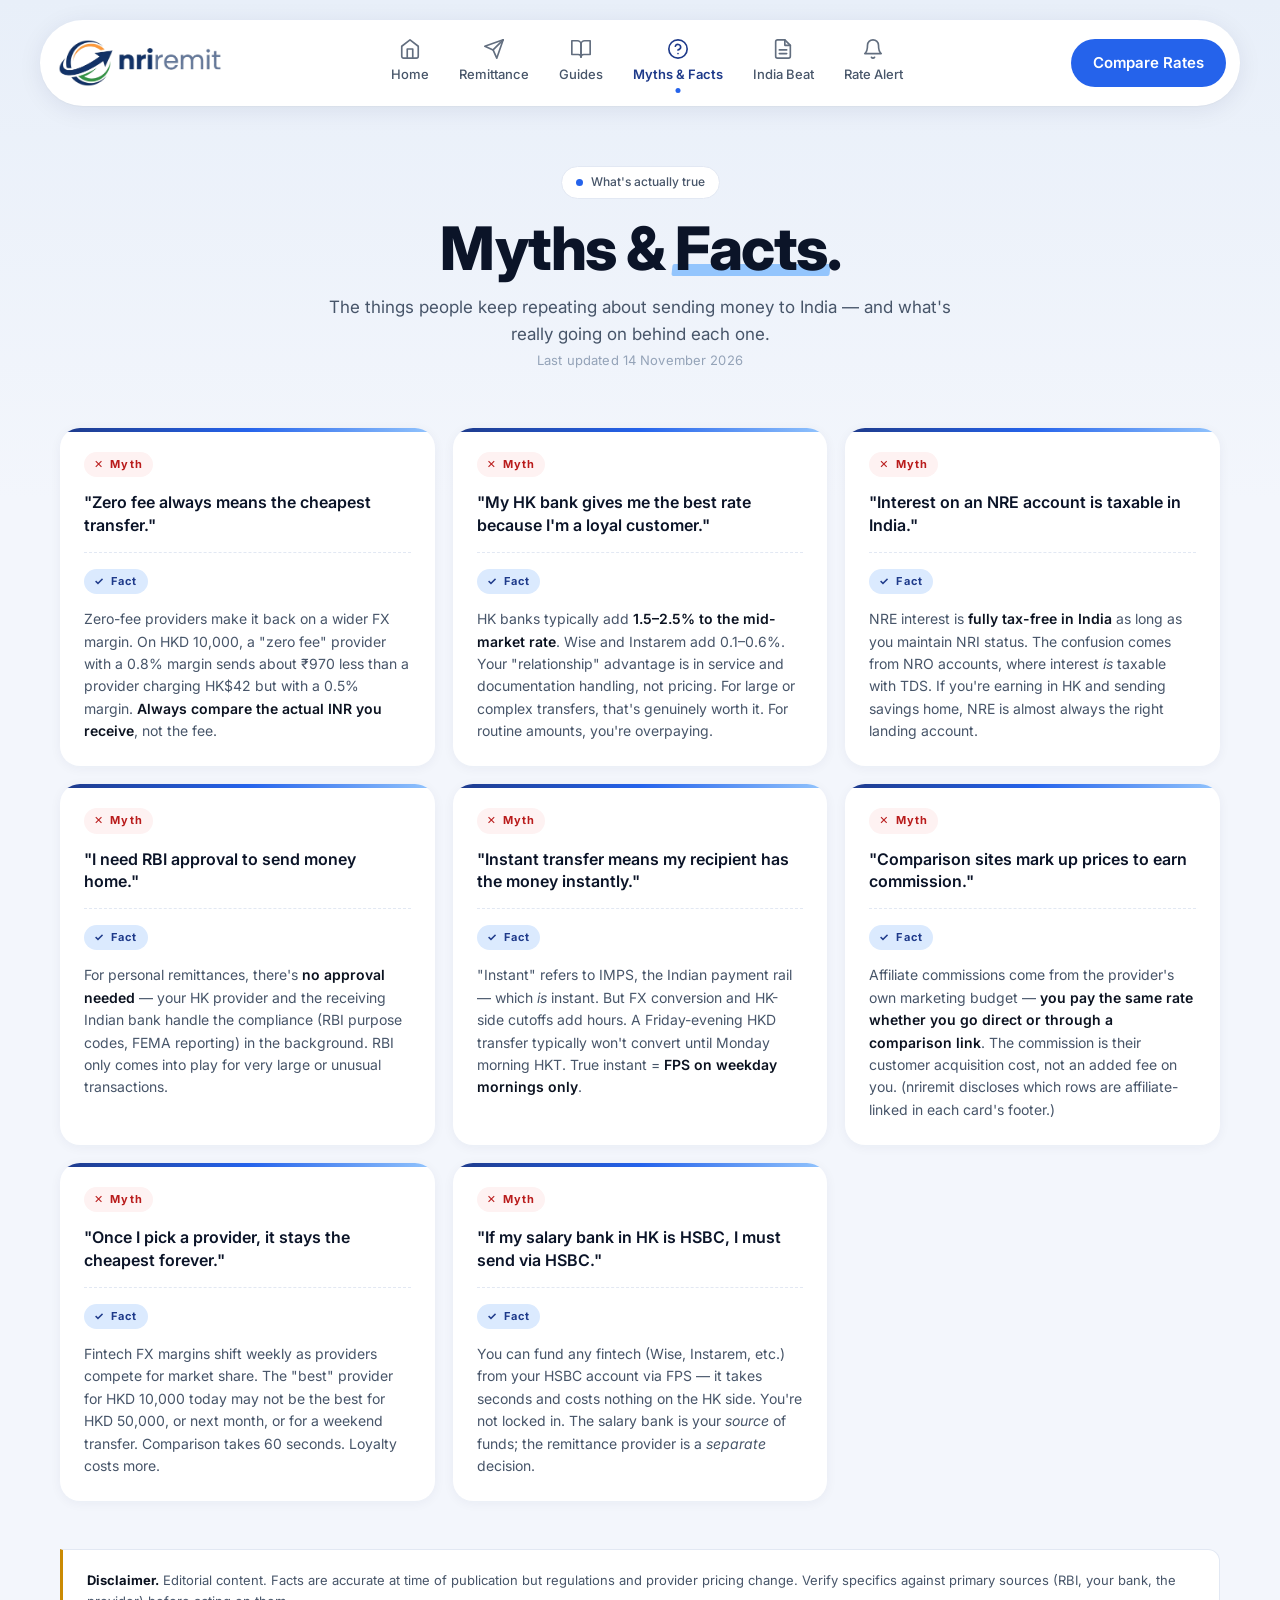
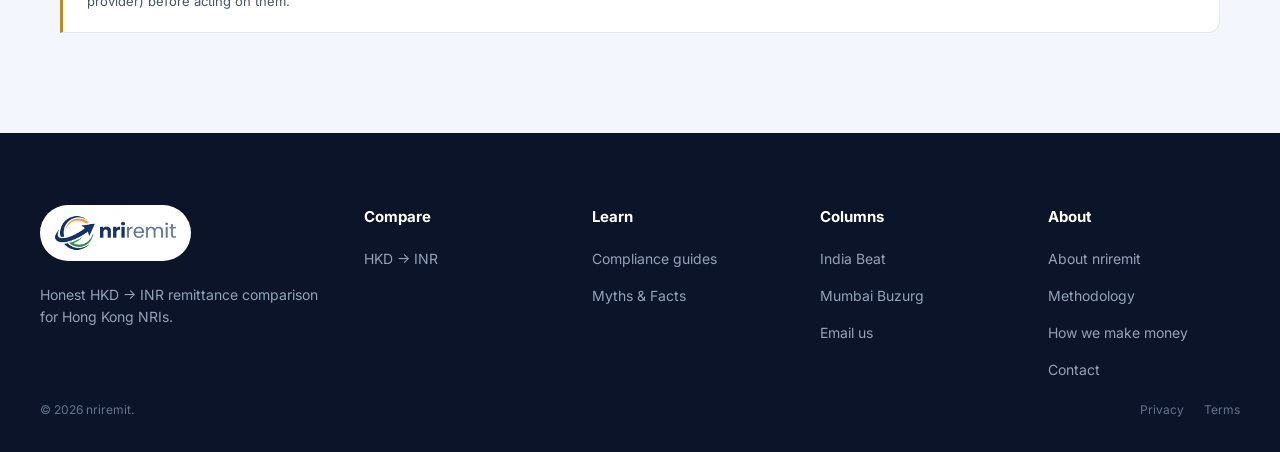
<file: myths.html>
<!doctype html>
<html lang="en">
<head>
<meta charset="utf-8">
<meta name="viewport" content="width=device-width, initial-scale=1">
<title>Myths &amp; Facts — Remittance to India | nriremit</title>
<meta name="description" content="Six remittance myths NRIs keep hearing — and what's actually true. Zero-fee traps, NRE tax myths, instant-transfer confusion, HK bank loyalty premium, more.">
<link rel="preconnect" href="https://fonts.googleapis.com">
<link rel="preconnect" href="https://fonts.gstatic.com" crossorigin>
<link href="https://fonts.googleapis.com/css2?family=Inter:wght@400;500;600;700;800;900&family=Caveat:wght@500;700&display=swap" rel="stylesheet">
<link rel="stylesheet" href="assets/site.css">
<link rel="canonical" href="https://nriremit.com/myths.html">
  <link rel="icon" href="/favicon.ico" sizes="any">
  <link rel="icon" type="image/png" sizes="32x32" href="/assets/favicon-32.png">
  <link rel="apple-touch-icon" href="/assets/apple-touch-icon.png">
<script src="assets/analytics.js" defer></script>
</head>
<body>

<div class="nav-wrap">
  <nav class="main">
    <a class="logo-link" href="index.html"><img class="logo-img" src="assets/logo.png" alt="nriremit"></a>
    <div class="nav-items">
      <a href="index.html"><svg class="ni" viewBox="0 0 24 24" width="22" height="22" fill="none" stroke="currentColor" stroke-width="1.8" stroke-linecap="round" stroke-linejoin="round" aria-hidden="true"><path d="M3 9l9-7 9 7v11a2 2 0 0 1-2 2H5a2 2 0 0 1-2-2z"/><polyline points="9 22 9 12 15 12 15 22"/></svg><span>Home</span></a>
      <a href="remittance.html"><svg class="ni" viewBox="0 0 24 24" width="22" height="22" fill="none" stroke="currentColor" stroke-width="1.8" stroke-linecap="round" stroke-linejoin="round" aria-hidden="true"><line x1="22" y1="2" x2="11" y2="13"/><polygon points="22 2 15 22 11 13 2 9 22 2"/></svg><span>Remittance</span></a>
      <a href="guides.html"><svg class="ni" viewBox="0 0 24 24" width="22" height="22" fill="none" stroke="currentColor" stroke-width="1.8" stroke-linecap="round" stroke-linejoin="round" aria-hidden="true"><path d="M2 3h6a4 4 0 0 1 4 4v14a3 3 0 0 0-3-3H2z"/><path d="M22 3h-6a4 4 0 0 0-4 4v14a3 3 0 0 1 3-3h7z"/></svg><span>Guides</span></a>
      <a href="myths.html" class="active"><svg class="ni" viewBox="0 0 24 24" width="22" height="22" fill="none" stroke="currentColor" stroke-width="1.8" stroke-linecap="round" stroke-linejoin="round" aria-hidden="true"><circle cx="12" cy="12" r="10"/><path d="M9.09 9a3 3 0 0 1 5.83 1c0 2-3 3-3 3"/><line x1="12" y1="17" x2="12.01" y2="17"/></svg><span>Myths &amp; Facts</span></a>
      <a href="india-beat.html"><svg class="ni" viewBox="0 0 24 24" width="22" height="22" fill="none" stroke="currentColor" stroke-width="1.8" stroke-linecap="round" stroke-linejoin="round" aria-hidden="true"><path d="M14 2H6a2 2 0 0 0-2 2v16a2 2 0 0 0 2 2h12a2 2 0 0 0 2-2V8z"/><polyline points="14 2 14 8 20 8"/><line x1="16" y1="13" x2="8" y2="13"/><line x1="16" y1="17" x2="8" y2="17"/></svg><span>India Beat</span></a>
    <a href="alerts.html"><svg class="ni" viewBox="0 0 24 24" width="22" height="22" fill="none" stroke="currentColor" stroke-width="1.8" stroke-linecap="round" stroke-linejoin="round" aria-hidden="true"><path d="M18 8a6 6 0 0 0-12 0c0 7-3 9-3 9h18s-3-2-3-9"/><path d="M13.7 21a2 2 0 0 1-3.4 0"/></svg><span>Rate Alert</span></a>
    </div>
    <a href="remittance.html" class="cta-pill">Compare Rates</a>
  </nav>
</div>

<div class="wrap">

<div class="page-head">
  <div class="eyebrow">What's actually true</div>
  <h1>Myths &amp; <span class="accent">Facts</span>.</h1>
  <p class="sub">The things people keep repeating about sending money to India — and what's really going on behind each one.</p>
  <p class="updated">Last updated 14 November 2026</p>
</div>

<div class="myths-grid">

  <div class="myth-card">
    <span class="myth-tag">Myth</span>
    <p class="myth-text">"Zero fee always means the cheapest transfer."</p>
    <div class="myth-divider"></div>
    <span class="fact-tag">Fact</span>
    <p class="fact-text">Zero-fee providers make it back on a wider FX margin. On HKD 10,000, a "zero fee" provider with a 0.8% margin sends about ₹970 less than a provider charging HK$42 but with a 0.5% margin. <strong>Always compare the actual INR you receive</strong>, not the fee.</p>
  </div>

  <div class="myth-card">
    <span class="myth-tag">Myth</span>
    <p class="myth-text">"My HK bank gives me the best rate because I'm a loyal customer."</p>
    <div class="myth-divider"></div>
    <span class="fact-tag">Fact</span>
    <p class="fact-text">HK banks typically add <strong>1.5–2.5% to the mid-market rate</strong>. Wise and Instarem add 0.1–0.6%. Your "relationship" advantage is in service and documentation handling, not pricing. For large or complex transfers, that's genuinely worth it. For routine amounts, you're overpaying.</p>
  </div>

  <div class="myth-card">
    <span class="myth-tag">Myth</span>
    <p class="myth-text">"Interest on an NRE account is taxable in India."</p>
    <div class="myth-divider"></div>
    <span class="fact-tag">Fact</span>
    <p class="fact-text">NRE interest is <strong>fully tax-free in India</strong> as long as you maintain NRI status. The confusion comes from NRO accounts, where interest <em>is</em> taxable with TDS. If you're earning in HK and sending savings home, NRE is almost always the right landing account.</p>
  </div>

  <div class="myth-card">
    <span class="myth-tag">Myth</span>
    <p class="myth-text">"I need RBI approval to send money home."</p>
    <div class="myth-divider"></div>
    <span class="fact-tag">Fact</span>
    <p class="fact-text">For personal remittances, there's <strong>no approval needed</strong> — your HK provider and the receiving Indian bank handle the compliance (RBI purpose codes, FEMA reporting) in the background. RBI only comes into play for very large or unusual transactions.</p>
  </div>

  <div class="myth-card">
    <span class="myth-tag">Myth</span>
    <p class="myth-text">"Instant transfer means my recipient has the money instantly."</p>
    <div class="myth-divider"></div>
    <span class="fact-tag">Fact</span>
    <p class="fact-text">"Instant" refers to IMPS, the Indian payment rail — which <em>is</em> instant. But FX conversion and HK-side cutoffs add hours. A Friday-evening HKD transfer typically won't convert until Monday morning HKT. True instant = <strong>FPS on weekday mornings only</strong>.</p>
  </div>

  <div class="myth-card">
    <span class="myth-tag">Myth</span>
    <p class="myth-text">"Comparison sites mark up prices to earn commission."</p>
    <div class="myth-divider"></div>
    <span class="fact-tag">Fact</span>
    <p class="fact-text">Affiliate commissions come from the provider's own marketing budget — <strong>you pay the same rate whether you go direct or through a comparison link</strong>. The commission is their customer acquisition cost, not an added fee on you. (nriremit discloses which rows are affiliate-linked in each card's footer.)</p>
  </div>

  <div class="myth-card">
    <span class="myth-tag">Myth</span>
    <p class="myth-text">"Once I pick a provider, it stays the cheapest forever."</p>
    <div class="myth-divider"></div>
    <span class="fact-tag">Fact</span>
    <p class="fact-text">Fintech FX margins shift weekly as providers compete for market share. The "best" provider for HKD 10,000 today may not be the best for HKD 50,000, or next month, or for a weekend transfer. Comparison takes 60 seconds. Loyalty costs more.</p>
  </div>

  <div class="myth-card">
    <span class="myth-tag">Myth</span>
    <p class="myth-text">"If my salary bank in HK is HSBC, I must send via HSBC."</p>
    <div class="myth-divider"></div>
    <span class="fact-tag">Fact</span>
    <p class="fact-text">You can fund any fintech (Wise, Instarem, etc.) from your HSBC account via FPS — it takes seconds and costs nothing on the HK side. You're not locked in. The salary bank is your <em>source</em> of funds; the remittance provider is a <em>separate</em> decision.</p>
  </div>

</div>

<div class="disclaimer">
  <strong>Disclaimer.</strong> Editorial content. Facts are accurate at time of publication but regulations and provider pricing change. Verify specifics against primary sources (RBI, your bank, the provider) before acting on them.
</div>

</div>

<footer class="site">
  <div class="inner">
    <div class="brand">
      <div class="footer-logo"><img src="assets/logo.png" alt="nriremit"></div>
      <p>Honest HKD → INR remittance comparison for Hong Kong NRIs.</p>
    </div>
    <div><h5>Compare</h5><ul><li><a href="remittance.html">HKD → INR</a></li></ul></div>
    <div><h5>Learn</h5><ul><li><a href="guides.html">Compliance guides</a></li><li><a href="myths.html">Myths &amp; Facts</a></li></ul></div>
    <div><h5>Columns</h5><ul><li><a href="india-beat.html">India Beat</a></li><li><a href="mumbai-buzurg.html">Mumbai Buzurg</a></li><li><a href="mailto:hello@nriremit.com">Email us</a></li></ul></div>
    <div><h5>About</h5><ul><li><a href="about.html">About nriremit</a></li><li><a href="methodology.html">Methodology</a></li><li><a href="methodology.html#money">How we make money</a></li><li><a href="contact.html">Contact</a></li></ul></div>
  </div>
  <div class="copyright"><span>© 2026 nriremit.</span><div class="links"><a href="privacy.html">Privacy</a><a href="terms.html">Terms</a></div></div>
</footer>

</body>
</html>
</file>
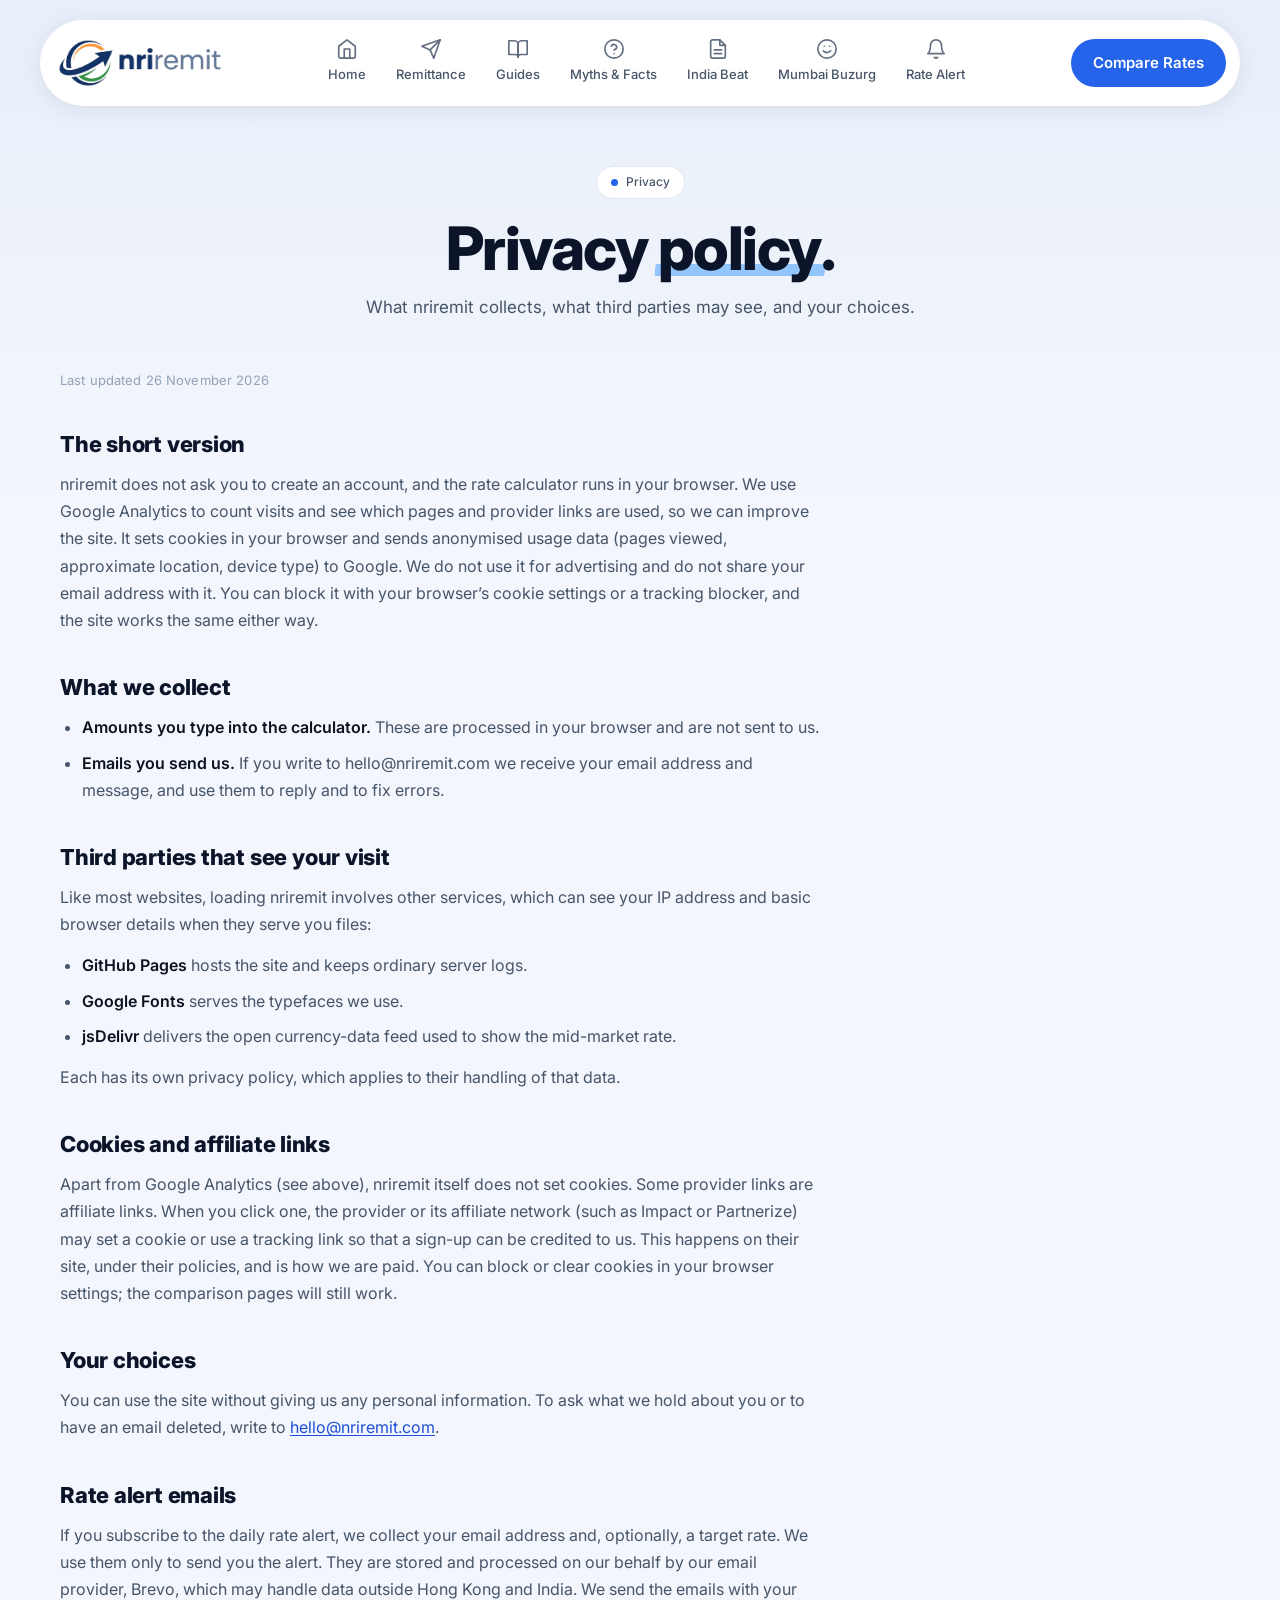
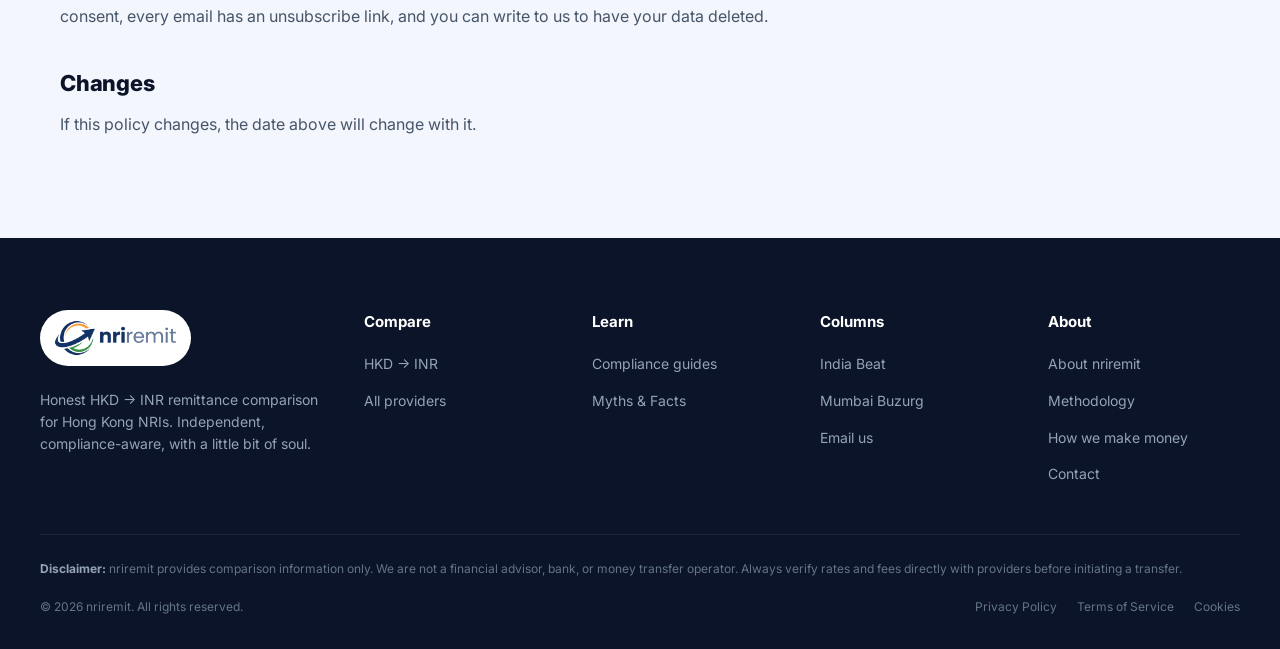
<file: privacy.html>
<!doctype html>
<html lang="en">
<head>
<meta charset="utf-8">
<meta name="viewport" content="width=device-width, initial-scale=1">
<title>Privacy Policy — nriremit</title>
<meta name="description" content="How nriremit handles your data, third parties and cookies.">
<link rel="preconnect" href="https://fonts.googleapis.com">
<link rel="preconnect" href="https://fonts.gstatic.com" crossorigin>
<link href="https://fonts.googleapis.com/css2?family=Inter:wght@400;500;600;700;800;900&family=Caveat:wght@500;700&display=swap" rel="stylesheet">
<link rel="stylesheet" href="assets/site.css">
<link rel="canonical" href="https://nriremit.com/privacy.html">
  <link rel="icon" href="/favicon.ico" sizes="any">
  <link rel="icon" type="image/png" sizes="32x32" href="/assets/favicon-32.png">
  <link rel="apple-touch-icon" href="/assets/apple-touch-icon.png">
<script src="assets/analytics.js" defer></script>
</head>
<body>

<div class="nav-wrap">
  <nav class="main">
    <a class="logo-link" href="index.html"><img class="logo-img" src="assets/logo.png" alt="nriremit"></a>
    <div class="nav-items">
      <a href="index.html"><svg class="ni" viewBox="0 0 24 24" width="22" height="22" fill="none" stroke="currentColor" stroke-width="1.8" stroke-linecap="round" stroke-linejoin="round" aria-hidden="true"><path d="M3 9l9-7 9 7v11a2 2 0 0 1-2 2H5a2 2 0 0 1-2-2z"/><polyline points="9 22 9 12 15 12 15 22"/></svg><span>Home</span></a>
      <a href="remittance.html"><svg class="ni" viewBox="0 0 24 24" width="22" height="22" fill="none" stroke="currentColor" stroke-width="1.8" stroke-linecap="round" stroke-linejoin="round" aria-hidden="true"><line x1="22" y1="2" x2="11" y2="13"/><polygon points="22 2 15 22 11 13 2 9 22 2"/></svg><span>Remittance</span></a>
      <a href="guides.html"><svg class="ni" viewBox="0 0 24 24" width="22" height="22" fill="none" stroke="currentColor" stroke-width="1.8" stroke-linecap="round" stroke-linejoin="round" aria-hidden="true"><path d="M2 3h6a4 4 0 0 1 4 4v14a3 3 0 0 0-3-3H2z"/><path d="M22 3h-6a4 4 0 0 0-4 4v14a3 3 0 0 1 3-3h7z"/></svg><span>Guides</span></a>
      <a href="myths.html"><svg class="ni" viewBox="0 0 24 24" width="22" height="22" fill="none" stroke="currentColor" stroke-width="1.8" stroke-linecap="round" stroke-linejoin="round" aria-hidden="true"><circle cx="12" cy="12" r="10"/><path d="M9.09 9a3 3 0 0 1 5.83 1c0 2-3 3-3 3"/><line x1="12" y1="17" x2="12.01" y2="17"/></svg><span>Myths &amp; Facts</span></a>
      <a href="india-beat.html"><svg class="ni" viewBox="0 0 24 24" width="22" height="22" fill="none" stroke="currentColor" stroke-width="1.8" stroke-linecap="round" stroke-linejoin="round" aria-hidden="true"><path d="M14 2H6a2 2 0 0 0-2 2v16a2 2 0 0 0 2 2h12a2 2 0 0 0 2-2V8z"/><polyline points="14 2 14 8 20 8"/><line x1="16" y1="13" x2="8" y2="13"/><line x1="16" y1="17" x2="8" y2="17"/></svg><span>India Beat</span></a>
      <a href="mumbai-buzurg.html"><svg class="ni" viewBox="0 0 24 24" width="22" height="22" fill="none" stroke="currentColor" stroke-width="1.8" stroke-linecap="round" stroke-linejoin="round" aria-hidden="true"><circle cx="12" cy="12" r="10"/><path d="M8 14s1.5 2 4 2 4-2 4-2"/><line x1="9" y1="9" x2="9.01" y2="9"/><line x1="15" y1="9" x2="15.01" y2="9"/></svg><span>Mumbai Buzurg</span></a>
    <a href="alerts.html"><svg class="ni" viewBox="0 0 24 24" width="22" height="22" fill="none" stroke="currentColor" stroke-width="1.8" stroke-linecap="round" stroke-linejoin="round" aria-hidden="true"><path d="M18 8a6 6 0 0 0-12 0c0 7-3 9-3 9h18s-3-2-3-9"/><path d="M13.7 21a2 2 0 0 1-3.4 0"/></svg><span>Rate Alert</span></a>
    </div>
    <a href="remittance.html" class="cta-pill">Compare Rates</a>
  </nav>
</div>

<div class="wrap">

<div class="page-head">
  <div class="eyebrow">Privacy</div>
  <h1>Privacy <span class="accent">policy</span>.</h1>
  <p class="sub">What nriremit collects, what third parties may see, and your choices.</p>
</div>

<div class="legal">
  <p class="updated">Last updated 26 November 2026</p>

  <h2>The short version</h2>
  <p>nriremit does not ask you to create an account, and the rate calculator runs in your browser. We use Google Analytics to count visits and see which pages and provider links are used, so we can improve the site. It sets cookies in your browser and sends anonymised usage data (pages viewed, approximate location, device type) to Google. We do not use it for advertising and do not share your email address with it. You can block it with your browser&#8217;s cookie settings or a tracking blocker, and the site works the same either way.</p>

  <h2>What we collect</h2>
  <ul>
    <li><strong>Amounts you type into the calculator.</strong> These are processed in your browser and are not sent to us.</li>
    <li><strong>Emails you send us.</strong> If you write to hello@nriremit.com we receive your email address and message, and use them to reply and to fix errors.</li>
  </ul>

  <h2>Third parties that see your visit</h2>
  <p>Like most websites, loading nriremit involves other services, which can see your IP address and basic browser details when they serve you files:</p>
  <ul>
    <li><strong>GitHub Pages</strong> hosts the site and keeps ordinary server logs.</li>
    <li><strong>Google Fonts</strong> serves the typefaces we use.</li>
    <li><strong>jsDelivr</strong> delivers the open currency-data feed used to show the mid-market rate.</li>
  </ul>
  <p>Each has its own privacy policy, which applies to their handling of that data.</p>

  <h2 id="cookies">Cookies and affiliate links</h2>
  <p>Apart from Google Analytics (see above), nriremit itself does not set cookies. Some provider links are affiliate links. When you click one, the provider or its affiliate network (such as Impact or Partnerize) may set a cookie or use a tracking link so that a sign-up can be credited to us. This happens on their site, under their policies, and is how we are paid. You can block or clear cookies in your browser settings; the comparison pages will still work.</p>

  <h2>Your choices</h2>
  <p>You can use the site without giving us any personal information. To ask what we hold about you or to have an email deleted, write to <a href="mailto:hello@nriremit.com">hello@nriremit.com</a>.</p>

  <h2 id="alerts">Rate alert emails</h2>
  <p>If you subscribe to the daily rate alert, we collect your email address and, optionally, a target rate. We use them only to send you the alert. They are stored and processed on our behalf by our email provider, Brevo, which may handle data outside Hong Kong and India. We send the emails with your consent, every email has an unsubscribe link, and you can write to us to have your data deleted.</p>
  <h2>Changes</h2>
  <p>If this policy changes, the date above will change with it.</p>
</div>

</div>

<footer class="site">
  <div class="inner">
    <div class="brand">
      <div class="footer-logo"><img src="assets/logo.png" alt="nriremit"></div>
      <p>Honest HKD → INR remittance comparison for Hong Kong NRIs. Independent, compliance-aware, with a little bit of soul.</p>
    </div>
    <div><h5>Compare</h5><ul><li><a href="remittance.html">HKD → INR</a></li><li><a href="remittance.html">All providers</a></li></ul></div>
    <div><h5>Learn</h5><ul><li><a href="guides.html">Compliance guides</a></li><li><a href="myths.html">Myths &amp; Facts</a></li></ul></div>
    <div><h5>Columns</h5><ul><li><a href="india-beat.html">India Beat</a></li><li><a href="mumbai-buzurg.html">Mumbai Buzurg</a></li><li><a href="mailto:hello@nriremit.com">Email us</a></li></ul></div>
    <div><h5>About</h5><ul><li><a href="about.html">About nriremit</a></li><li><a href="methodology.html">Methodology</a></li><li><a href="methodology.html#money">How we make money</a></li><li><a href="contact.html">Contact</a></li></ul></div>
  </div>
  <div class="disclaim"><strong>Disclaimer:</strong> nriremit provides comparison information only. We are not a financial advisor, bank, or money transfer operator. Always verify rates and fees directly with providers before initiating a transfer.</div>
  <div class="copyright"><span>© 2026 nriremit. All rights reserved.</span><div class="links"><a href="privacy.html">Privacy Policy</a><a href="terms.html">Terms of Service</a><a href="privacy.html#cookies">Cookies</a></div></div>
</footer>

<script src="assets/midrate.js"></script>
</body>
</html>
</file>
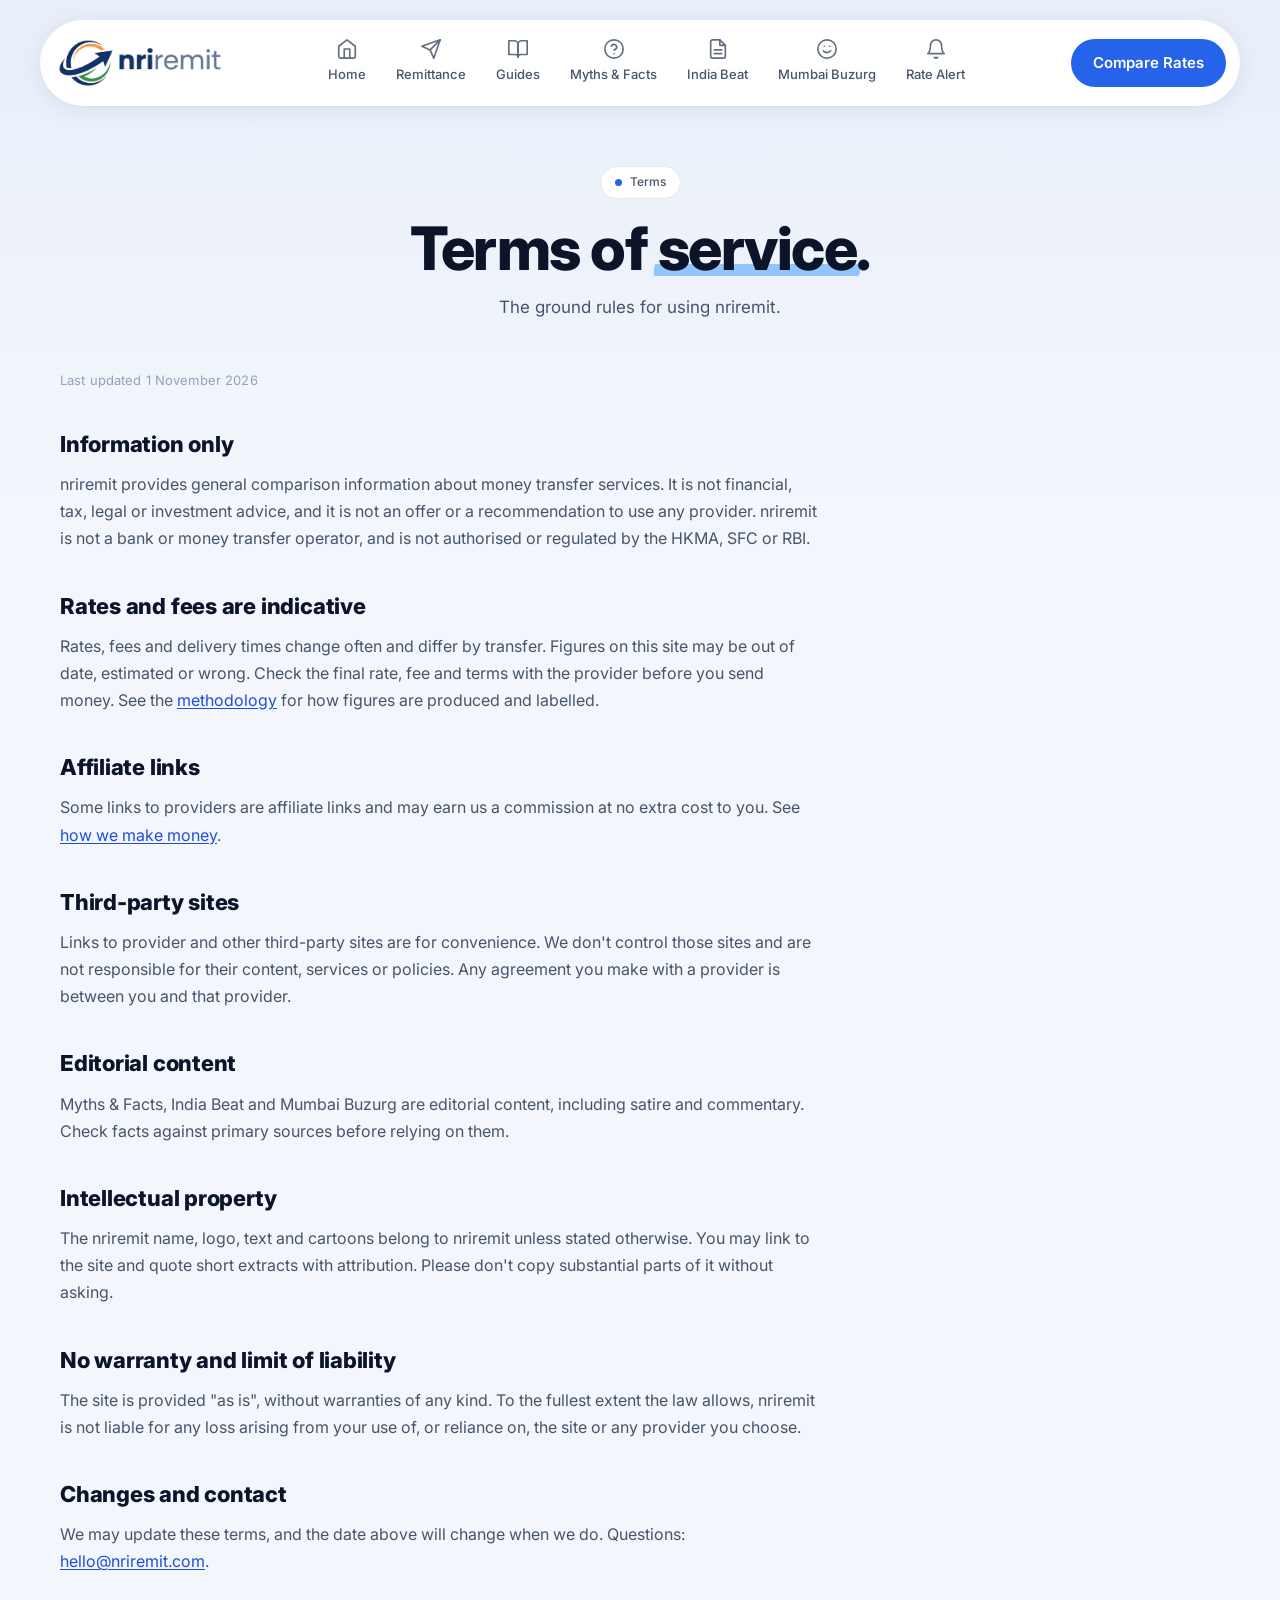
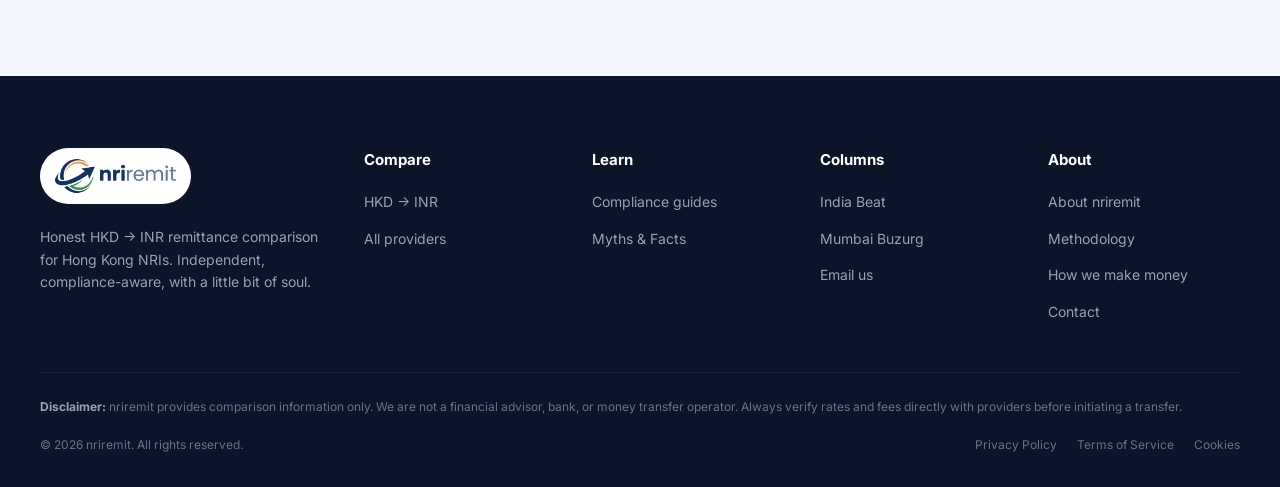
<file: terms.html>
<!doctype html>
<html lang="en">
<head>
<meta charset="utf-8">
<meta name="viewport" content="width=device-width, initial-scale=1">
<title>Terms of Service — nriremit</title>
<meta name="description" content="Terms for using nriremit.">
<link rel="preconnect" href="https://fonts.googleapis.com">
<link rel="preconnect" href="https://fonts.gstatic.com" crossorigin>
<link href="https://fonts.googleapis.com/css2?family=Inter:wght@400;500;600;700;800;900&family=Caveat:wght@500;700&display=swap" rel="stylesheet">
<link rel="stylesheet" href="assets/site.css">
<link rel="canonical" href="https://nriremit.com/terms.html">
  <link rel="icon" href="/favicon.ico" sizes="any">
  <link rel="icon" type="image/png" sizes="32x32" href="/assets/favicon-32.png">
  <link rel="apple-touch-icon" href="/assets/apple-touch-icon.png">
<script src="assets/analytics.js" defer></script>
</head>
<body>

<div class="nav-wrap">
  <nav class="main">
    <a class="logo-link" href="index.html"><img class="logo-img" src="assets/logo.png" alt="nriremit"></a>
    <div class="nav-items">
      <a href="index.html"><svg class="ni" viewBox="0 0 24 24" width="22" height="22" fill="none" stroke="currentColor" stroke-width="1.8" stroke-linecap="round" stroke-linejoin="round" aria-hidden="true"><path d="M3 9l9-7 9 7v11a2 2 0 0 1-2 2H5a2 2 0 0 1-2-2z"/><polyline points="9 22 9 12 15 12 15 22"/></svg><span>Home</span></a>
      <a href="remittance.html"><svg class="ni" viewBox="0 0 24 24" width="22" height="22" fill="none" stroke="currentColor" stroke-width="1.8" stroke-linecap="round" stroke-linejoin="round" aria-hidden="true"><line x1="22" y1="2" x2="11" y2="13"/><polygon points="22 2 15 22 11 13 2 9 22 2"/></svg><span>Remittance</span></a>
      <a href="guides.html"><svg class="ni" viewBox="0 0 24 24" width="22" height="22" fill="none" stroke="currentColor" stroke-width="1.8" stroke-linecap="round" stroke-linejoin="round" aria-hidden="true"><path d="M2 3h6a4 4 0 0 1 4 4v14a3 3 0 0 0-3-3H2z"/><path d="M22 3h-6a4 4 0 0 0-4 4v14a3 3 0 0 1 3-3h7z"/></svg><span>Guides</span></a>
      <a href="myths.html"><svg class="ni" viewBox="0 0 24 24" width="22" height="22" fill="none" stroke="currentColor" stroke-width="1.8" stroke-linecap="round" stroke-linejoin="round" aria-hidden="true"><circle cx="12" cy="12" r="10"/><path d="M9.09 9a3 3 0 0 1 5.83 1c0 2-3 3-3 3"/><line x1="12" y1="17" x2="12.01" y2="17"/></svg><span>Myths &amp; Facts</span></a>
      <a href="india-beat.html"><svg class="ni" viewBox="0 0 24 24" width="22" height="22" fill="none" stroke="currentColor" stroke-width="1.8" stroke-linecap="round" stroke-linejoin="round" aria-hidden="true"><path d="M14 2H6a2 2 0 0 0-2 2v16a2 2 0 0 0 2 2h12a2 2 0 0 0 2-2V8z"/><polyline points="14 2 14 8 20 8"/><line x1="16" y1="13" x2="8" y2="13"/><line x1="16" y1="17" x2="8" y2="17"/></svg><span>India Beat</span></a>
      <a href="mumbai-buzurg.html"><svg class="ni" viewBox="0 0 24 24" width="22" height="22" fill="none" stroke="currentColor" stroke-width="1.8" stroke-linecap="round" stroke-linejoin="round" aria-hidden="true"><circle cx="12" cy="12" r="10"/><path d="M8 14s1.5 2 4 2 4-2 4-2"/><line x1="9" y1="9" x2="9.01" y2="9"/><line x1="15" y1="9" x2="15.01" y2="9"/></svg><span>Mumbai Buzurg</span></a>
    <a href="alerts.html"><svg class="ni" viewBox="0 0 24 24" width="22" height="22" fill="none" stroke="currentColor" stroke-width="1.8" stroke-linecap="round" stroke-linejoin="round" aria-hidden="true"><path d="M18 8a6 6 0 0 0-12 0c0 7-3 9-3 9h18s-3-2-3-9"/><path d="M13.7 21a2 2 0 0 1-3.4 0"/></svg><span>Rate Alert</span></a>
    </div>
    <a href="remittance.html" class="cta-pill">Compare Rates</a>
  </nav>
</div>

<div class="wrap">

<div class="page-head">
  <div class="eyebrow">Terms</div>
  <h1>Terms of <span class="accent">service</span>.</h1>
  <p class="sub">The ground rules for using nriremit.</p>
</div>

<div class="legal">
  <p class="updated">Last updated 1 November 2026</p>

  <h2>Information only</h2>
  <p>nriremit provides general comparison information about money transfer services. It is not financial, tax, legal or investment advice, and it is not an offer or a recommendation to use any provider. nriremit is not a bank or money transfer operator, and is not authorised or regulated by the HKMA, SFC or RBI.</p>

  <h2>Rates and fees are indicative</h2>
  <p>Rates, fees and delivery times change often and differ by transfer. Figures on this site may be out of date, estimated or wrong. Check the final rate, fee and terms with the provider before you send money. See the <a href="methodology.html">methodology</a> for how figures are produced and labelled.</p>

  <h2>Affiliate links</h2>
  <p>Some links to providers are affiliate links and may earn us a commission at no extra cost to you. See <a href="methodology.html#money">how we make money</a>.</p>

  <h2>Third-party sites</h2>
  <p>Links to provider and other third-party sites are for convenience. We don't control those sites and are not responsible for their content, services or policies. Any agreement you make with a provider is between you and that provider.</p>

  <h2>Editorial content</h2>
  <p>Myths &amp; Facts, India Beat and Mumbai Buzurg are editorial content, including satire and commentary. Check facts against primary sources before relying on them.</p>

  <h2>Intellectual property</h2>
  <p>The nriremit name, logo, text and cartoons belong to nriremit unless stated otherwise. You may link to the site and quote short extracts with attribution. Please don't copy substantial parts of it without asking.</p>

  <h2>No warranty and limit of liability</h2>
  <p>The site is provided "as is", without warranties of any kind. To the fullest extent the law allows, nriremit is not liable for any loss arising from your use of, or reliance on, the site or any provider you choose.</p>

  <h2>Changes and contact</h2>
  <p>We may update these terms, and the date above will change when we do. Questions: <a href="mailto:hello@nriremit.com">hello@nriremit.com</a>.</p>
</div>

</div>

<footer class="site">
  <div class="inner">
    <div class="brand">
      <div class="footer-logo"><img src="assets/logo.png" alt="nriremit"></div>
      <p>Honest HKD → INR remittance comparison for Hong Kong NRIs. Independent, compliance-aware, with a little bit of soul.</p>
    </div>
    <div><h5>Compare</h5><ul><li><a href="remittance.html">HKD → INR</a></li><li><a href="remittance.html">All providers</a></li></ul></div>
    <div><h5>Learn</h5><ul><li><a href="guides.html">Compliance guides</a></li><li><a href="myths.html">Myths &amp; Facts</a></li></ul></div>
    <div><h5>Columns</h5><ul><li><a href="india-beat.html">India Beat</a></li><li><a href="mumbai-buzurg.html">Mumbai Buzurg</a></li><li><a href="mailto:hello@nriremit.com">Email us</a></li></ul></div>
    <div><h5>About</h5><ul><li><a href="about.html">About nriremit</a></li><li><a href="methodology.html">Methodology</a></li><li><a href="methodology.html#money">How we make money</a></li><li><a href="contact.html">Contact</a></li></ul></div>
  </div>
  <div class="disclaim"><strong>Disclaimer:</strong> nriremit provides comparison information only. We are not a financial advisor, bank, or money transfer operator. Always verify rates and fees directly with providers before initiating a transfer.</div>
  <div class="copyright"><span>© 2026 nriremit. All rights reserved.</span><div class="links"><a href="privacy.html">Privacy Policy</a><a href="terms.html">Terms of Service</a><a href="privacy.html#cookies">Cookies</a></div></div>
</footer>

<script src="assets/midrate.js"></script>
</body>
</html>
</file>
<file: assets/site.css>
/* ============================================================
   nriremit shared stylesheet
   ============================================================ */
:root {
  --bg: #f3f6fc; --bg-top: #e8eff9; --surface: #ffffff; --surface-soft: #f3f6fc;
  --ink: #0b1220; --ink-soft: #475569; --ink-faint: #94a3b8;
  --line: #e2e8f3; --line-strong: #cbd5e5;
  --brand: #2563eb; --brand-strong: #1d4ed8; --brand-dark: #1e3a8a;
  --brand-soft: #dbeafe; --brand-highlight: #93c5fd;
  --dark: #0b1428; --dark-soft: #1a2340;
  --accent-orange: #f97316; --accent-green: #22c55e;
  --good: #16a34a; --warn: #ca8a04; --bad: #b91c1c;
  --radius: 20px; --radius-sm: 12px; --radius-pill: 999px;
}
* { box-sizing: border-box; }
html, body { margin: 0; padding: 0; }
body {
  background: linear-gradient(180deg, var(--bg-top) 0%, var(--bg) 500px, var(--bg) 100%);
  color: var(--ink);
  font-family: 'Inter', -apple-system, system-ui, 'Segoe UI', Roboto, sans-serif;
  font-size: 16px; line-height: 1.55;
  -webkit-font-smoothing: antialiased; text-rendering: optimizeLegibility;
  min-height: 100vh;
}
a { color: inherit; text-decoration: none; }

/* NAV */
.nav-wrap { position: sticky; top: 20px; z-index: 100; padding: 0 20px; margin: 20px 0 40px; }
nav.main {
  max-width: 1200px; margin: 0 auto; background: var(--surface);
  border-radius: var(--radius-pill);
  padding: 10px 14px 10px 18px;
  display: flex; align-items: center; justify-content: space-between; gap: 20px;
  box-shadow: 0 4px 24px rgba(15,30,80,0.08), 0 1px 2px rgba(0,0,0,0.04);
}
.logo-link { display: flex; align-items: center; flex-shrink: 0; }
.logo-img { height: 48px; width: auto; display: block; }
.nav-items { display: flex; align-items: center; gap: 2px; flex: 1; justify-content: center; }
.nav-items a {
  padding: 10px 14px; border-radius: var(--radius-pill);
  font-size: 14px; font-weight: 500; color: var(--ink-soft);
  transition: color .15s, background .15s; position: relative;
  white-space: nowrap;
}
.nav-items a:hover { color: var(--ink); }
.nav-items a.active { color: var(--brand-dark); font-weight: 600; }
.nav-items a.active::after {
  content: ""; position: absolute; bottom: 2px; left: 50%; transform: translateX(-50%);
  width: 5px; height: 5px; background: var(--brand); border-radius: 50%;
}
.cta-pill {
  background: var(--brand); color: #fff;
  padding: 12px 22px; border-radius: var(--radius-pill);
  font-weight: 600; font-size: 15px; border: none; cursor: pointer;
  transition: background .15s;
  display: inline-flex; align-items: center; gap: 6px;
  font-family: inherit; flex-shrink: 0;
}
.cta-pill:hover { background: var(--brand-strong); }
.cta-pill.ghost { background: transparent; color: var(--brand-dark); border: 1px solid var(--line-strong); }
.cta-pill.ghost:hover { background: var(--brand-soft); color: var(--brand-dark); border-color: var(--brand-soft); }
@media (max-width: 940px) {
  .nav-items { display: none; }
  nav.main { padding: 8px 10px 8px 14px; }
  .logo-img { height: 40px; }
  .cta-pill { padding: 10px 16px; font-size: 14px; }
}

.wrap { max-width: 1200px; margin: 0 auto; padding: 0 20px; }

/* PAGE HEADER (shared h1 pattern for inner pages) */
.page-head {
  text-align: center; padding: 20px 0 48px;
}
.page-head .eyebrow {
  display: inline-flex; align-items: center; gap: 8px;
  background: var(--surface); border: 1px solid var(--line);
  padding: 6px 14px; border-radius: var(--radius-pill);
  font-size: 12px; font-weight: 500; color: var(--ink-soft);
  margin-bottom: 18px;
}
.page-head .eyebrow::before {
  content: ""; width: 7px; height: 7px; border-radius: 50%; background: var(--brand);
}
.page-head .eyebrow.orange::before { background: var(--accent-orange); }
.page-head h1 {
  font-size: clamp(36px, 5vw, 60px);
  font-weight: 800; letter-spacing: -0.025em;
  margin: 0 0 14px; color: var(--dark); line-height: 1.05;
}
.page-head h1.serif {
  font-family: 'Caveat', 'Inter', serif;
  font-weight: 700; letter-spacing: -0.01em;
  font-size: clamp(44px, 6vw, 72px);
  line-height: 1;
}
.page-head h1 .accent { position: relative; display: inline-block; }
.page-head h1 .accent::after {
  content: ""; position: absolute;
  left: -2%; right: -2%; bottom: 6%; height: 12px;
  background: var(--brand-highlight); z-index: -1;
  border-radius: 2px; transform: skewX(-6deg);
}
.page-head .sub {
  color: var(--ink-soft); font-size: 17px;
  margin: 0 auto; max-width: 60ch; line-height: 1.6;
}

/* HERO (homepage + remittance) */
.hero { display: grid; grid-template-columns: 1fr 1fr; gap: 56px; align-items: center; padding: 20px 0 80px; }
.hero-badge {
  display: inline-flex; align-items: center; gap: 8px;
  background: var(--surface); border: 1px solid var(--line);
  padding: 8px 14px; border-radius: var(--radius-pill);
  font-size: 13px; font-weight: 500; color: var(--ink-soft);
  margin-bottom: 24px;
}
.hero-badge .dot {
  width: 7px; height: 7px; border-radius: 50%; background: var(--good);
  box-shadow: 0 0 0 3px rgba(22,163,74,.15);
}
h1.hero-head {
  font-size: clamp(40px, 5.5vw, 68px);
  font-weight: 800; letter-spacing: -0.03em;
  line-height: 1.02; margin: 0 0 24px; color: var(--dark);
}
h1.hero-head .accent { position: relative; display: inline-block; }
h1.hero-head .accent::after {
  content: ""; position: absolute;
  left: -2%; right: -2%; bottom: 4%; height: 14px;
  background: var(--brand-highlight); z-index: -1;
  border-radius: 2px; transform: skewX(-6deg);
}
.hero-sub {
  font-size: 18px; color: var(--ink-soft);
  margin: 0 0 28px; max-width: 50ch; line-height: 1.55;
}
.hero-ctas { display: flex; gap: 12px; flex-wrap: wrap; }
.hero-tip {
  background: var(--surface); border: 1px solid var(--line);
  border-radius: var(--radius-sm); padding: 14px 16px;
  display: flex; gap: 12px; align-items: flex-start; max-width: 52ch;
  margin-top: 24px;
}
.hero-tip .i {
  width: 20px; height: 20px; border-radius: 50%;
  background: var(--brand-soft); color: var(--brand-dark);
  display: inline-flex; align-items: center; justify-content: center;
  font-weight: 700; font-size: 12px; flex-shrink: 0; margin-top: 2px;
}
.hero-tip p { margin: 0; font-size: 14px; color: var(--ink-soft); line-height: 1.5; }
.hero-tip strong { color: var(--ink); font-weight: 600; }

/* TRANSFER WIDGET */
.widget { background: var(--surface); border-radius: var(--radius); padding: 24px; box-shadow: 0 10px 40px rgba(15,30,80,0.08), 0 2px 4px rgba(0,0,0,0.03); position: relative; }
.widget-head { display: flex; justify-content: space-between; align-items: center; margin-bottom: 18px; }
.widget-title { font-weight: 600; font-size: 17px; color: var(--dark); }
.live-badge {
  display: inline-flex; align-items: center; gap: 6px;
  background: var(--brand-soft); padding: 5px 10px; border-radius: var(--radius-pill);
  font-size: 12px; font-weight: 500; color: var(--brand-dark);
}
.live-badge::before { content: ""; width: 6px; height: 6px; border-radius: 50%; background: var(--brand); }
.widget-field {
  background: var(--surface-soft); border-radius: var(--radius-sm);
  padding: 16px 18px; display: flex; justify-content: space-between; align-items: center; gap: 12px;
}
.widget-field label {
  font-size: 12px; color: var(--ink-faint); font-weight: 500;
  display: block; margin-bottom: 6px;
  text-transform: uppercase; letter-spacing: 0.04em;
}
.widget-field .amount-display {
  font-size: 30px; font-weight: 700; color: var(--dark);
  letter-spacing: -0.02em; min-height: 36px;
}
.currency-chip {
  display: inline-flex; align-items: center; gap: 8px;
  background: var(--surface); border: 1px solid var(--line);
  padding: 8px 12px 8px 10px; border-radius: var(--radius-pill);
  font-weight: 600; font-size: 14px; flex-shrink: 0;
}
.flag { width: 22px; height: 22px; border-radius: 50%; overflow: hidden; display: inline-block; background: var(--line); font-size: 16px; text-align: center; line-height: 22px; }
.rate-chip {
  position: absolute; left: 50%; top: 50%; transform: translate(-50%, -50%);
  background: var(--dark); color: #fff;
  padding: 8px 14px; border-radius: var(--radius-pill);
  font-size: 13px; font-weight: 500;
  display: inline-flex; align-items: center; gap: 8px;
  white-space: nowrap; z-index: 2;
}
.rate-chip .arrow { color: var(--brand-highlight); font-weight: 700; }
.widget-swap { display: flex; flex-direction: column; gap: 10px; position: relative; }
.widget-field.receive { background: var(--dark); color: #fff; }
.widget-field.receive label { color: #94a3b8; }
.widget-field.receive .amount-display { color: var(--brand-highlight); }
.widget-field.receive .currency-chip { background: #1a2340; border-color: #2a365a; color: #fff; }
.widget-foot {
  display: flex; justify-content: space-between; align-items: center;
  margin-top: 16px; padding-top: 16px; border-top: 1px solid var(--line);
  font-size: 13px; color: var(--ink-faint);
}
.best-rate-tag {
  background: var(--brand-soft); color: var(--brand-dark);
  padding: 4px 10px; border-radius: var(--radius-pill);
  font-size: 12px; font-weight: 600;
}
.best-rate-tag::before { content: "★ "; }
@media (max-width: 900px) { .hero { grid-template-columns: 1fr; gap: 40px; padding: 10px 0 60px; } }

/* CALC BAR */
.calc-bar {
  background: var(--surface); border-radius: var(--radius);
  padding: 20px;
  display: grid; grid-template-columns: 1.3fr auto 1.3fr 1.3fr auto;
  gap: 16px; align-items: end;
  margin-bottom: 24px;
  box-shadow: 0 4px 20px rgba(15,30,80,0.06);
}
.calc-bar .field label {
  font-size: 11px; color: var(--ink-faint); font-weight: 600;
  text-transform: uppercase; letter-spacing: 0.08em;
  display: block; margin-bottom: 8px;
}
.calc-bar .field input, .calc-bar .field select {
  width: 100%; background: var(--surface-soft); border: 1px solid var(--line);
  border-radius: var(--radius-sm); padding: 14px 16px;
  font-family: inherit; font-size: 16px; font-weight: 600;
  color: var(--ink); outline: none;
}
.calc-bar .field input:focus, .calc-bar .field select:focus { border-color: var(--brand); background: var(--surface); }
.calc-bar .amount-row {
  display: flex; align-items: center; justify-content: space-between;
  background: var(--surface-soft); border: 1px solid var(--line);
  border-radius: var(--radius-sm); padding: 0 16px 0 0;
}
.calc-bar .amount-row input { border: none; background: transparent; }
.calc-bar .amount-row .suffix { font-weight: 600; color: var(--ink-faint); font-size: 13px; }
.calc-bar .swap-btn {
  width: 44px; height: 44px; border-radius: 50%;
  background: var(--brand); border: none; color: #fff; cursor: pointer;
  display: flex; align-items: center; justify-content: center;
  align-self: center; margin-top: 20px; flex-shrink: 0;
}
.calc-bar .update-btn {
  background: var(--brand); color: #fff; border: none; cursor: pointer;
  padding: 14px 24px; border-radius: var(--radius-pill);
  font-family: inherit; font-weight: 600; font-size: 15px;
  display: inline-flex; align-items: center; gap: 8px; white-space: nowrap;
}
.calc-bar .update-btn:hover { background: var(--brand-strong); }
@media (max-width: 900px) {
  .calc-bar { grid-template-columns: 1fr; }
  .calc-bar .swap-btn { margin-top: 0; }
}

/* SECTION HEADS, FILTERS */
section { margin-bottom: 72px; }
.section-head { display: flex; justify-content: space-between; align-items: flex-end; margin-bottom: 28px; flex-wrap: wrap; gap: 16px; }
.section-head h2 { font-size: 32px; font-weight: 800; letter-spacing: -0.02em; margin: 0 0 4px; color: var(--dark); }
.section-head .meta { color: var(--ink-faint); font-size: 14px; margin: 0; }
.section-head .sort { display: flex; align-items: center; gap: 10px; font-size: 14px; color: var(--ink-soft); }
.section-head .sort select {
  background: var(--surface); border: 1px solid var(--line);
  border-radius: var(--radius-pill); padding: 8px 14px;
  font-family: inherit; font-size: 14px; font-weight: 500;
  color: var(--ink); cursor: pointer; outline: none;
}
/* ===== OLD INLINE CHIP (kept for compatibility) ===== */
.filters-bar { display: flex; align-items: center; gap: 10px; margin-bottom: 24px; flex-wrap: wrap; }
.filters-bar .label { font-size: 12px; color: var(--ink-faint); font-weight: 600; text-transform: uppercase; letter-spacing: 0.08em; margin-right: 4px; }
.chip {
  display: inline-flex; align-items: center; gap: 6px;
  background: var(--surface); border: 1px solid var(--line);
  padding: 8px 14px; border-radius: var(--radius-pill);
  font-size: 13px; font-weight: 500; color: var(--ink-soft);
  cursor: pointer; user-select: none; transition: all .15s;
}
.chip:hover { border-color: var(--line-strong); color: var(--ink); }
.chip input { display: none; }
.chip.active { background: var(--brand); border-color: var(--brand); color: #fff; font-weight: 600; }

/* ===== RICH FILTER CHIPS (3×2 grid, title + subtitle) ===== */
.filters-block { margin-bottom: 32px; }
.filters-head { margin-bottom: 12px; }
.filters-label {
  font-size: 11px; color: var(--ink-faint); font-weight: 600;
  text-transform: uppercase; letter-spacing: 0.1em;
}
.filters-grid {
  display: grid;
  grid-template-columns: repeat(3, 1fr);
  gap: 12px;
}
.filter-chip {
  background: var(--surface-soft);
  border: 1px solid var(--line);
  border-radius: var(--radius-sm);
  padding: 14px 18px;
  display: flex; align-items: flex-start; gap: 12px;
  cursor: pointer; user-select: none;
  transition: all .15s ease;
}
.filter-chip:hover {
  border-color: var(--brand-highlight);
  background: var(--surface);
}
.filter-chip input {
  margin-top: 3px;
  accent-color: var(--brand);
  cursor: pointer;
}
.filter-chip .chip-text {
  flex: 1; display: flex; flex-direction: column; gap: 2px;
}
.filter-chip .chip-title {
  font-size: 13px; font-weight: 700; color: var(--dark);
  text-transform: uppercase; letter-spacing: 0.06em;
  line-height: 1.2;
}
.filter-chip .chip-sub {
  font-size: 11px; color: var(--ink-faint);
  text-transform: uppercase; letter-spacing: 0.05em;
  line-height: 1.3;
}
.filter-chip.active {
  background: var(--brand-soft);
  border-color: var(--brand);
}
.filter-chip.active .chip-title {
  color: var(--brand-dark);
}
@media (max-width: 820px) {
  .filters-grid { grid-template-columns: repeat(2, 1fr); }
}
@media (max-width: 520px) {
  .filters-grid { grid-template-columns: 1fr; }
}

/* PROVIDER GRID */
.main-grid { display: grid; grid-template-columns: 1fr 340px; gap: 28px; align-items: start; }
@media (max-width: 1000px) { .main-grid { grid-template-columns: 1fr; } }
.providers { display: flex; flex-direction: column; gap: 14px; }
.provider-card { background: var(--surface); border-radius: var(--radius); padding: 22px; box-shadow: 0 2px 12px rgba(15,30,80,0.05); transition: box-shadow .15s; position: relative; }
.provider-card:hover { box-shadow: 0 6px 24px rgba(15,30,80,0.08); }
.provider-card.best { border: 2px solid var(--brand); padding: 20px; }
.status-legend { font-size: 13px; color: var(--ink-soft); margin: 0 0 16px; line-height: 1.8; }
/* Provider status pills — visible at the top of each card */
.status-pill { display: inline-block; font-size: 10px; font-weight: 700; letter-spacing: 0.08em; text-transform: uppercase; padding: 2px 8px; border-radius: var(--radius-pill); margin-left: 6px; vertical-align: middle; white-space: nowrap; }
.status-pill.live { background: #ecfdf5; color: #047857; border: 1px solid #a7f3d0; }
.status-pill.checked { background: #eff6ff; color: #1d4ed8; border: 1px solid #bfdbfe; text-transform: none; letter-spacing: 0.01em; font-weight: 600; }
.status-pill.indicative { background: #fffbeb; color: #b45309; border: 1px solid #fde68a; }
.status-pill.promo { background: #fff7ed; color: #9a3412; border: 1px solid #fed7aa; }

.best-badge {
  position: absolute; top: -11px; left: 20px;
  background: var(--brand); color: #fff;
  padding: 4px 12px; border-radius: var(--radius-pill);
  font-size: 11px; font-weight: 700; letter-spacing: 0.08em;
}
.provider-row { display: grid; grid-template-columns: minmax(180px, 1.4fr) repeat(4, 1fr) auto; gap: 16px; align-items: center; }
.provider-identity { display: flex; align-items: center; gap: 14px; }
.avatar {
  width: 48px; height: 48px; border-radius: 50%;
  background: var(--surface-soft); border: 1px solid var(--line);
  display: flex; align-items: center; justify-content: center;
  font-weight: 700; color: var(--brand-dark);
  font-size: 15px; flex-shrink: 0;
}
.pname { font-weight: 600; font-size: 16px; color: var(--dark); margin: 0 0 3px; }
.prating { font-size: 12px; color: var(--ink-faint); display: flex; align-items: center; gap: 6px; margin: 0; }
.prating .stars { color: #eab308; letter-spacing: 1px; }
.col-label { font-size: 10px; color: var(--ink-faint); font-weight: 600; text-transform: uppercase; letter-spacing: 0.08em; margin-bottom: 3px; }
.col-value { font-size: 16px; font-weight: 700; color: var(--dark); letter-spacing: -0.01em; }
.col-value.rate { font-variant-numeric: tabular-nums; }
.col-value.fee-zero { color: var(--ink-soft); font-size: 14px; letter-spacing: 0.04em; }
.col-value.get { color: var(--brand); }
.col-value .ic { font-size: 12px; color: var(--ink-faint); margin-right: 4px; }
.go-btn {
  background: var(--dark); color: #fff;
  padding: 11px 18px; border-radius: var(--radius-pill);
  font-weight: 600; font-size: 14px;
  display: inline-flex; align-items: center; gap: 6px;
  transition: background .15s; white-space: nowrap;
}
.go-btn:hover { background: var(--brand); }
.go-btn.ghost { background: var(--surface); color: var(--ink-faint); border: 1px solid var(--line); cursor: default; }
.provider-foot { display: flex; justify-content: space-between; align-items: center; margin-top: 14px; padding-top: 14px; border-top: 1px solid var(--line); font-size: 12px; color: var(--ink-faint); }
.provider-foot .live-marker { display: inline-flex; align-items: center; gap: 6px; color: var(--good); }
.provider-foot .live-marker::before { content: ""; width: 6px; height: 6px; border-radius: 50%; background: var(--good); }
.provider-foot .indic { display: inline-flex; align-items: center; gap: 6px; background: var(--surface-soft); border: 1px solid var(--line); padding: 4px 10px; border-radius: var(--radius-pill); color: var(--ink-soft); }
.provider-foot .indic::before { content: "ⓘ"; }
.provider-foot .show-methods { color: var(--ink-soft); font-size: 13px; font-weight: 500; display: inline-flex; align-items: center; gap: 4px; }
.badges-row { display: flex; flex-wrap: wrap; gap: 6px; margin-top: 10px; }
.mini-badge { font-size: 11px; padding: 3px 8px; border-radius: var(--radius-pill); background: var(--brand-soft); color: var(--brand-dark); font-weight: 500; }
.mini-badge.warn { background: #fef9c3; color: var(--warn); }
.mini-badge.neutral { background: var(--surface-soft); color: var(--ink-soft); border: 1px solid var(--line); }
@media (max-width: 760px) {
  .provider-row { grid-template-columns: 1fr; gap: 14px; }
  .provider-identity { grid-column: 1; }
  .go-btn { justify-self: start; }
  .col-value { font-size: 15px; }
}

/* SIDE CARDS */
.side { display: flex; flex-direction: column; gap: 20px; position: sticky; top: 100px; }
.side-card { background: var(--surface); border-radius: var(--radius); padding: 22px; box-shadow: 0 2px 12px rgba(15,30,80,0.05); }
.side-card h3 { font-size: 16px; font-weight: 700; margin: 0 0 4px; color: var(--dark); display: flex; justify-content: space-between; align-items: center; }
.side-card h3 .trend-up { background: var(--brand-soft); color: var(--brand-dark); font-size: 10px; font-weight: 600; padding: 3px 8px; border-radius: var(--radius-pill); letter-spacing: 0.05em; }
.side-card .chart { margin: 20px 0 10px; }
.side-card .chart-labels { display: flex; justify-content: space-between; font-size: 11px; color: var(--ink-faint); text-transform: uppercase; letter-spacing: 0.08em; margin-top: 4px; }
.side-card .chart-note { font-size: 13px; color: var(--ink-soft); margin: 14px 0 0; line-height: 1.5; }
.side-card .chart-note strong { color: var(--ink); font-weight: 600; }
.steps { display: flex; flex-direction: column; gap: 16px; margin-top: 16px; }
.step { display: flex; gap: 14px; align-items: flex-start; }
.step-no { width: 28px; height: 28px; border-radius: 50%; background: var(--brand-soft); border: 1px solid var(--brand-highlight); display: flex; align-items: center; justify-content: center; font-weight: 700; font-size: 13px; color: var(--brand-dark); flex-shrink: 0; }
.step-body h4 { font-size: 14px; font-weight: 600; margin: 2px 0 2px; color: var(--dark); }
.step-body p { font-size: 13px; color: var(--ink-soft); margin: 0; line-height: 1.5; }
@media (max-width: 1000px) { .side { position: static; } }

/* GUIDES TABS */
.guides-card { background: var(--surface); border-radius: var(--radius); padding: 32px; box-shadow: 0 2px 12px rgba(15,30,80,0.05); }
.tabs-nav { display: flex; gap: 6px; overflow-x: auto; border-bottom: 1px solid var(--line); margin-bottom: 28px; scrollbar-width: thin; }
.tabs-nav button {
  background: transparent; border: none;
  padding: 12px 16px; margin-bottom: -1px;
  font-family: inherit; font-size: 14px; font-weight: 500;
  color: var(--ink-faint); cursor: pointer;
  border-bottom: 2px solid transparent; white-space: nowrap;
}
.tabs-nav button:hover { color: var(--ink); }
.tabs-nav button[aria-selected="true"] { color: var(--dark); font-weight: 700; border-bottom-color: var(--brand); }
.tabpanel { display: none; max-width: 760px; }
.tabpanel[data-active] { display: block; }
.tabpanel h3 { font-size: 22px; font-weight: 700; margin: 0 0 14px; color: var(--dark); letter-spacing: -0.01em; }
.tabpanel h4 { font-size: 15px; margin: 20px 0 8px; color: var(--dark); font-weight: 700; }
.tabpanel p { color: var(--ink-soft); margin: 0 0 14px; line-height: 1.65; }
.tabpanel ul { color: var(--ink-soft); margin: 0 0 14px; padding-left: 22px; line-height: 1.7; }
.tabpanel li { margin-bottom: 6px; }
.tabpanel strong { color: var(--ink); font-weight: 600; }
.tabpanel table { width: 100%; border-collapse: collapse; margin: 14px 0 20px; font-size: 14px; }
.tabpanel table th { text-align: left; padding: 10px 12px; font-size: 11px; font-weight: 700; color: var(--ink-faint); text-transform: uppercase; letter-spacing: 0.08em; border-bottom: 1px solid var(--line); }
.tabpanel table td { padding: 10px 12px; color: var(--ink-soft); border-bottom: 1px solid var(--line); vertical-align: top; }
.callout { margin: 16px 0; padding: 14px 18px; background: var(--brand-soft); border-left: 3px solid var(--brand); border-radius: 0 var(--radius-sm) var(--radius-sm) 0; font-size: 14px; color: var(--ink); line-height: 1.55; }
.callout strong { color: var(--brand-dark); font-weight: 700; }

/* MYTHS */
.myths-grid { display: grid; grid-template-columns: repeat(auto-fill, minmax(320px, 1fr)); gap: 18px; }
.myth-card {
  background: var(--surface); border-radius: var(--radius); padding: 24px;
  box-shadow: 0 2px 12px rgba(15,30,80,0.05);
  display: flex; flex-direction: column; gap: 14px;
  position: relative; overflow: hidden;
}
.myth-card::before {
  content: ""; position: absolute; top: 0; left: 0; right: 0; height: 4px;
  background: linear-gradient(90deg, var(--brand-dark), var(--brand), var(--brand-highlight));
}
.myth-tag, .fact-tag {
  display: inline-flex; align-items: center; gap: 6px;
  font-size: 11px; font-weight: 700; letter-spacing: 0.1em;
  padding: 4px 10px; border-radius: var(--radius-pill);
  align-self: flex-start;
}
.myth-tag { background: #fef2f2; color: var(--bad); }
.myth-tag::before { content: "✕"; font-weight: 700; }
.fact-tag { background: var(--brand-soft); color: var(--brand-dark); }
.fact-tag::before { content: "✓"; font-weight: 700; }
.myth-text { font-size: 16px; font-weight: 600; color: var(--dark); margin: 0; line-height: 1.4; }
.myth-divider { border-top: 1px dashed var(--line); margin: 2px 0; }
.fact-text { font-size: 14px; color: var(--ink-soft); margin: 0; line-height: 1.6; }
.fact-text strong { color: var(--ink); font-weight: 600; }

/* NEWS GRID (Missing India) */
.news-grid { display: grid; grid-template-columns: repeat(auto-fill, minmax(280px, 1fr)); gap: 18px; }
.news-card {
  background: var(--surface); border-radius: var(--radius);
  overflow: hidden; box-shadow: 0 2px 12px rgba(15,30,80,0.05);
  display: flex; flex-direction: column;
  transition: box-shadow .15s, transform .15s;
}
.news-card:hover { box-shadow: 0 8px 28px rgba(15,30,80,0.1); transform: translateY(-2px); }
.news-visual {
  aspect-ratio: 16 / 10; display: flex; align-items: center; justify-content: center;
  position: relative;
}
.news-visual.v1 { background: linear-gradient(135deg, #dbeafe 0%, #93c5fd 100%); }
.news-visual.v2 { background: linear-gradient(135deg, #fef3c7 0%, #fcd34d 100%); }
.news-visual.v3 { background: linear-gradient(135deg, #dcfce7 0%, #86efac 100%); }
.news-visual.v4 { background: linear-gradient(135deg, #fce7f3 0%, #f9a8d4 100%); }
.news-visual.v5 { background: linear-gradient(135deg, #e0e7ff 0%, #a5b4fc 100%); }
.news-visual.v6 { background: linear-gradient(135deg, #ffedd5 0%, #fdba74 100%); }
.news-visual svg { width: 56px; height: 56px; opacity: 0.65; }
.news-visual img {
  position: absolute; inset: 0;
  width: 100%; height: 100%;
  object-fit: cover; display: block;
}
.news-tag { position: absolute; top: 14px; left: 14px; background: rgba(255,255,255,0.95); color: var(--brand-dark); padding: 4px 10px; border-radius: var(--radius-pill); font-size: 10px; font-weight: 700; letter-spacing: 0.1em; text-transform: uppercase; z-index: 2; backdrop-filter: blur(4px); }
.news-body { padding: 20px; display: flex; flex-direction: column; gap: 10px; flex: 1; }
.news-meta { font-size: 12px; color: var(--ink-faint); font-weight: 500; }
.news-title { font-size: 17px; font-weight: 700; color: var(--dark); margin: 0; line-height: 1.3; letter-spacing: -0.01em; }
.news-excerpt { font-size: 13px; color: var(--ink-soft); margin: 0; line-height: 1.5; flex: 1; }
.news-footer { display: flex; justify-content: space-between; align-items: center; padding-top: 12px; margin-top: 4px; border-top: 1px solid var(--line); font-size: 12px; color: var(--ink-faint); }
.news-footer .author { font-weight: 500; }
.news-footer .arrow { color: var(--brand); font-weight: 700; font-size: 16px; }

/* LEFTOVER CITIZEN */
.citizen-card {
  background: var(--surface); border-radius: var(--radius);
  padding: 32px; box-shadow: 0 2px 12px rgba(15,30,80,0.05);
  display: grid; grid-template-columns: 1fr 1.4fr; gap: 32px;
  align-items: center; margin-bottom: 32px;
}
.citizen-strip {
  background: #fafbfc; border: 1.5px solid var(--ink);
  border-radius: 8px; aspect-ratio: 4 / 3;
  position: relative; overflow: hidden;
  display: flex; align-items: center; justify-content: center;
}
.citizen-strip svg { width: 100%; height: 100%; }
.citizen-body h3 { font-size: 20px; font-weight: 700; margin: 0 0 8px; color: var(--dark); letter-spacing: -0.01em; }
.citizen-body .episode { font-family: 'Caveat', cursive; font-size: 24px; color: var(--accent-orange); font-weight: 700; margin: 0 0 12px; }
.citizen-body p { color: var(--ink-soft); margin: 0 0 14px; line-height: 1.6; font-size: 15px; }
.citizen-body p strong { color: var(--ink); font-weight: 600; }
.citizen-recent { background: var(--surface-soft); border-radius: var(--radius-sm); padding: 14px 16px; margin-top: 16px; }
.citizen-recent h5 { font-size: 11px; font-weight: 700; color: var(--ink-faint); text-transform: uppercase; letter-spacing: 0.08em; margin: 0 0 10px; }
.citizen-recent ul { list-style: none; padding: 0; margin: 0; display: flex; flex-direction: column; gap: 8px; }
.citizen-recent li { font-size: 13px; color: var(--ink-soft); line-height: 1.4; padding-left: 16px; position: relative; }
.citizen-recent li::before { content: "—"; position: absolute; left: 0; color: var(--accent-orange); font-weight: 700; }
@media (max-width: 820px) { .citizen-card { grid-template-columns: 1fr; } }

/* FEATURE GRID (homepage) */
.features-grid { display: grid; grid-template-columns: repeat(auto-fill, minmax(260px, 1fr)); gap: 18px; }
.feature-card {
  background: var(--surface); border-radius: var(--radius);
  padding: 24px; box-shadow: 0 2px 12px rgba(15,30,80,0.05);
  display: flex; flex-direction: column; gap: 12px;
  transition: all .15s;
  position: relative; overflow: hidden;
}
.feature-card:hover { transform: translateY(-2px); box-shadow: 0 8px 28px rgba(15,30,80,0.1); }
.feature-icon {
  width: 44px; height: 44px; border-radius: 12px;
  background: var(--brand-soft); color: var(--brand-dark);
  display: flex; align-items: center; justify-content: center;
}
.feature-icon.orange { background: #fed7aa; color: #c2410c; }
.feature-icon.green { background: #d1fae5; color: #047857; }
.feature-card h3 { font-size: 18px; font-weight: 700; margin: 0; color: var(--dark); letter-spacing: -0.01em; }
.feature-card p { font-size: 14px; color: var(--ink-soft); margin: 0; line-height: 1.55; flex: 1; }
.feature-link { color: var(--brand-dark); font-size: 14px; font-weight: 600; display: inline-flex; align-items: center; gap: 6px; margin-top: 6px; }

/* STATS BAND */
.stats-band {
  background: var(--surface); border-radius: var(--radius);
  padding: 36px 24px; margin: 48px 0;
  display: grid; grid-template-columns: repeat(auto-fit, minmax(200px, 1fr));
  gap: 24px; text-align: center;
  box-shadow: 0 2px 12px rgba(15,30,80,0.05);
}
.stat-item .big { font-size: 36px; font-weight: 800; color: var(--brand-dark); letter-spacing: -0.03em; line-height: 1; }
.stat-item .label { font-size: 13px; color: var(--ink-soft); margin-top: 6px; }

/* DISCLAIMER */
.disclaimer {
  margin: 48px 0 0; padding: 20px 24px;
  background: var(--surface); border: 1px solid var(--line);
  border-left: 3px solid var(--warn);
  border-radius: 0 var(--radius-sm) var(--radius-sm) 0;
  color: var(--ink-soft); font-size: 13px; line-height: 1.6;
}
.disclaimer strong { color: var(--ink); font-weight: 700; }

/* FOOTER */
footer.site { background: var(--dark); color: #fff; margin-top: 100px; padding: 72px 20px 32px; }
footer.site .inner { max-width: 1200px; margin: 0 auto; display: grid; grid-template-columns: 1.5fr 1fr 1fr 1fr 1fr; gap: 36px; }
footer.site .brand { max-width: 320px; }
footer.site .footer-logo { background: #fff; padding: 10px 14px; border-radius: var(--radius-pill); display: inline-block; margin-bottom: 16px; }
footer.site .footer-logo img { height: 36px; width: auto; display: block; }
footer.site .brand p { color: #94a3b8; font-size: 14px; line-height: 1.6; margin: 0 0 20px; }
footer.site .brand .social { display: flex; gap: 10px; }
footer.site .brand .social a { width: 36px; height: 36px; border-radius: 50%; background: #1a2340; display: inline-flex; align-items: center; justify-content: center; color: #94a3b8; transition: background .15s, color .15s; }
footer.site .brand .social a:hover { background: var(--brand); color: #fff; }
footer.site h5 { font-size: 15px; font-weight: 700; margin: 0 0 18px; color: #fff; }
footer.site ul { list-style: none; padding: 0; margin: 0; display: flex; flex-direction: column; gap: 12px; }
footer.site ul a { color: #94a3b8; font-size: 14px; transition: color .15s; }
footer.site ul a:hover { color: #fff; }
footer.site .disclaim { max-width: 1200px; margin: 48px auto 0; padding-top: 24px; border-top: 1px solid #1a2340; font-size: 12px; color: #64748b; line-height: 1.6; }
footer.site .disclaim strong { color: #94a3b8; }
footer.site .copyright { max-width: 1200px; margin: 20px auto 0; display: flex; justify-content: space-between; flex-wrap: wrap; gap: 12px; font-size: 12px; color: #64748b; }
footer.site .copyright .links { display: flex; gap: 20px; }
footer.site .copyright a { color: #64748b; }
footer.site .copyright a:hover { color: #fff; }
@media (max-width: 820px) { footer.site .inner { grid-template-columns: 1fr 1fr; gap: 32px; } footer.site .brand { grid-column: 1 / -1; max-width: none; } }

.empty { padding: 48px 24px; text-align: center; color: var(--ink-faint); background: var(--surface); border: 1px dashed var(--line-strong); border-radius: var(--radius); font-size: 14px; }

/* ======= HOMEPAGE: FEATURES WITH LEFTOVER CITIZEN TILE ======= */
.features-with-strip {
  display: grid;
  grid-template-columns: repeat(3, 1fr);
  grid-auto-rows: 1fr;
  gap: 18px;
  align-items: stretch;
}
.features-with-strip .features-grid,
.features-with-strip .strip-col { display: contents; }
.citizen-sidebar {
  display: flex; flex-direction: column;
  background: var(--surface);
  border-radius: var(--radius);
  overflow: hidden;
  box-shadow: 0 2px 12px rgba(15,30,80,0.05);
  transition: all .15s;
  text-decoration: none;
  color: inherit;
}
.citizen-sidebar:hover { transform: translateY(-2px); box-shadow: 0 8px 28px rgba(15,30,80,0.1); }
.citizen-sidebar-banner {
  padding: 14px 18px 8px;
  display: flex; justify-content: space-between; align-items: baseline;
}
.citizen-sidebar-eyebrow {
  font-family: 'Caveat', cursive;
  font-size: 22px; font-weight: 700;
  color: var(--dark); line-height: 1;
}
.citizen-sidebar-ep {
  font-size: 11px; font-weight: 700; letter-spacing: 0.08em;
  text-transform: uppercase; color: var(--brand-dark);
}
.citizen-sidebar img {
  display: block; width: 100%; flex: 1; min-height: 0;
  object-fit: cover; object-position: center;
}
.citizen-sidebar-foot {
  padding: 10px 18px;
  display: flex; justify-content: space-between; align-items: center;
  font-size: 13px; font-weight: 600; color: var(--brand-dark);
}
.citizen-sidebar-foot .arrow { font-size: 18px; transition: transform .15s ease; }
.citizen-sidebar:hover .citizen-sidebar-foot .arrow { transform: translateX(4px); }
.citizen-sidebar { grid-column: 3; grid-row: 1; }
@media (max-width: 900px) {
  .features-with-strip { grid-template-columns: repeat(auto-fill, minmax(260px, 1fr)); grid-auto-rows: auto; }
  .citizen-sidebar { min-height: 340px; grid-column: auto; grid-row: auto; }
}

/* LEGAL / PROSE PAGES */
.legal { max-width: 760px; margin: 0 0 80px; }
.legal h2 { font-size: 22px; font-weight: 800; letter-spacing: -0.01em; color: var(--dark); margin: 36px 0 10px; scroll-margin-top: 110px; }
.legal p, .legal li { font-size: 16px; line-height: 1.7; color: var(--ink-soft); }
.legal p { margin: 0 0 14px; }
.legal ul { margin: 0 0 14px; padding-left: 22px; }
.legal li { margin-bottom: 8px; }
.legal strong { color: var(--ink); font-weight: 600; }
.legal a { color: var(--brand-strong); text-decoration: underline; text-underline-offset: 2px; }
.legal .updated { font-size: 13px; color: var(--ink-faint); margin: 0 0 4px; }
.updated { font-size: 13px; color: var(--ink-faint); margin: 2px 0 10px; letter-spacing: 0.01em; }
.legal .formula { background: var(--surface); border: 1px solid var(--line); border-radius: var(--radius-sm); padding: 14px 18px; font-weight: 600; color: var(--dark); font-size: 15px; }
.news-title a:hover { text-decoration: underline; text-underline-offset: 3px; }
.news-footer a.arrow { color: inherit; text-decoration: none; }
.news-visual { display: flex; align-items: center; justify-content: center; }
.news-visual svg { width: 110px; height: 110px; opacity: 0.8; }
.news-visual { overflow: hidden; }
.news-visual img.news-img { position: absolute; inset: 0; width: 100%; height: 100%; object-fit: cover; z-index: 1; }
.news-visual .news-tag { z-index: 3; }
.news-visual .ai-note { position: absolute; left: 12px; bottom: 10px; z-index: 3; background: rgba(11,18,32,0.62); color: #fff; font-size: 10px; font-weight: 600; letter-spacing: 0.04em; padding: 3px 8px; border-radius: var(--radius-pill); backdrop-filter: blur(4px); }

/* v8 */
.aff-note { display:block; margin-top:6px; text-align:center; font-size:10.5px; font-weight:600; color:var(--muted, #64748b); letter-spacing:.02em; }
.prov-note { margin:8px 0 0; padding-top:8px; border-top:1px dashed rgba(100,116,139,.28); font-size:12px; line-height:1.5; color:var(--muted, #64748b); }
.cartoon { margin:0 0 28px; background:#fff; border:1px solid rgba(15,23,42,.08); border-radius:16px; overflow:hidden; box-shadow:0 1px 2px rgba(15,23,42,.04); }
.cartoon img { display:block; width:100%; height:auto; }
.cartoon figcaption { display:flex; flex-wrap:wrap; gap:6px 14px; align-items:baseline; justify-content:space-between; padding:12px 16px 14px; font-size:13px; color:#475569; }
.cartoon figcaption strong { color:#0f172a; font-size:14px; }
.cartoon .cartoon-tag { font-size:10px; font-weight:700; letter-spacing:.08em; text-transform:uppercase; color:#b45309; }
.cartoon .cartoon-note { font-size:11px; color:#64748b; }

.news-visual.noimg .ai-note { display:none; }

.pay-note{font-size:.85rem;line-height:1.45;background:#fff8e6;border:1px solid #f0d9a0;border-radius:8px;padding:.6rem .8rem;margin:0 0 1rem;color:#5b4710}

.strip-section{max-width:1160px;margin:0 auto 48px;padding:0 20px}
.strip-section .over{font-size:12px;font-weight:700;letter-spacing:.08em;text-transform:uppercase;color:#b45309;margin:0 0 6px}
.strip-section h2{margin:0 0 16px}
.strip-section .archive-head{margin:8px 0 14px;font-size:18px}
.strip-archive{display:grid;grid-template-columns:repeat(auto-fill,minmax(280px,1fr));gap:20px}
.strip-archive .cartoon{margin:0}

.widget-amount{font:inherit;font-size:30px;font-weight:700;color:var(--dark);letter-spacing:-0.02em;border:0;background:transparent;width:100%;padding:0;outline:none;min-height:36px}
.widget-amount:focus{box-shadow:0 0 0 2px var(--brand-highlight);border-radius:6px}

/* Collapsed group for bank NRI services (account holders only) */
.bank-group { margin-top: 16px; }
.bank-group > summary { cursor: pointer; padding: 14px 18px; background: var(--surface-soft); border: 1px solid var(--line); border-radius: var(--radius-sm); font-size: 14px; font-weight: 600; color: var(--ink-soft); }
.bank-group[open] > summary { margin-bottom: 12px; }

/* Nav icons above labels, and slanted accent words */
.nav-items a { display: flex; flex-direction: column; align-items: center; gap: 4px; padding: 8px 14px 12px; font-size: 13px; }
.nav-items a .ni { width: 22px; height: 22px; opacity: .85; }
.nav-items a.active .ni, .nav-items a:hover .ni { opacity: 1; }
.nav-items a.active::after { bottom: 3px; }
em.slant, .slant { font-style: italic; }

.snapshot { margin-bottom: 18px; }
.snap-box { background: var(--surface-soft); border: 1px solid var(--line); border-radius: var(--radius-sm); padding: 16px 18px; }
.snap-box h3 { margin: 0 0 8px; font-size: 16px; }
.snap-box ul { margin: 0; padding-left: 18px; font-size: 14px; line-height: 1.7; color: var(--ink-soft); }
.snap-more { margin-top: 10px; }
.snap-more > summary { cursor: pointer; font-weight: 600; font-size: 14px; color: var(--brand); }
.snap-table { width: 100%; border-collapse: collapse; margin-top: 10px; font-size: 13px; }
.snap-table th, .snap-table td { text-align: left; padding: 8px 6px; border-bottom: 1px solid var(--line); }
.snap-table td:last-child, .snap-table th:last-child { text-align: right; }
.snap-foot { font-size: 12px; color: var(--ink-faint); margin: 8px 0 0; }
@media (max-width: 640px) { .snap-table { display: block; overflow-x: auto; } }

.alert-page { max-width: 560px; margin: 32px auto; }
.alert-form { display: grid; gap: 14px; margin-top: 16px; }
.alert-form label { display: grid; gap: 6px; font-weight: 600; font-size: 14px; }
.alert-form input[type=email], .alert-form input[type=number] { padding: 12px; border: 1px solid var(--line); border-radius: var(--radius-sm); font-size: 15px; }
.alert-form .consent { display: flex; gap: 8px; font-weight: 400; align-items: flex-start; }
.alert-form .hp { position: absolute; left: -9999px; }
.alert-form button { justify-self: start; border: 0; cursor: pointer; }
.alert-form button:disabled { opacity: .5; cursor: not-allowed; }
.alert-msg { font-size: 14px; color: var(--ink-soft); min-height: 1.2em; }
.alert-fine { font-size: 12px; color: var(--ink-faint); }

.widget-via { margin: 12px 0 8px; font-size: 14px; font-weight: 600; color: var(--ink); }
.widget-cta { display: block; text-align: center; margin: 8px 0 12px; }
.widget-mid { font-size: 12px; color: var(--ink-faint); }

.trust-strip { margin: 18px 0 0; font-size: 13px; color: var(--ink-soft); line-height: 1.6; max-width: 56ch; }
.trust-strip a { color: var(--brand-dark); font-weight: 600; text-decoration: none; border-bottom: 1px solid currentColor; }
.promo-note { display:block; margin-top:6px; padding:6px 10px; border-radius:8px; background:#f1f5f9; color:#334155; font-size:12.5px; line-height:1.4; }
.promo-note.warn { background:#fff7ed; color:#9a3412; border:1px solid #fed7aa; }
</file>
